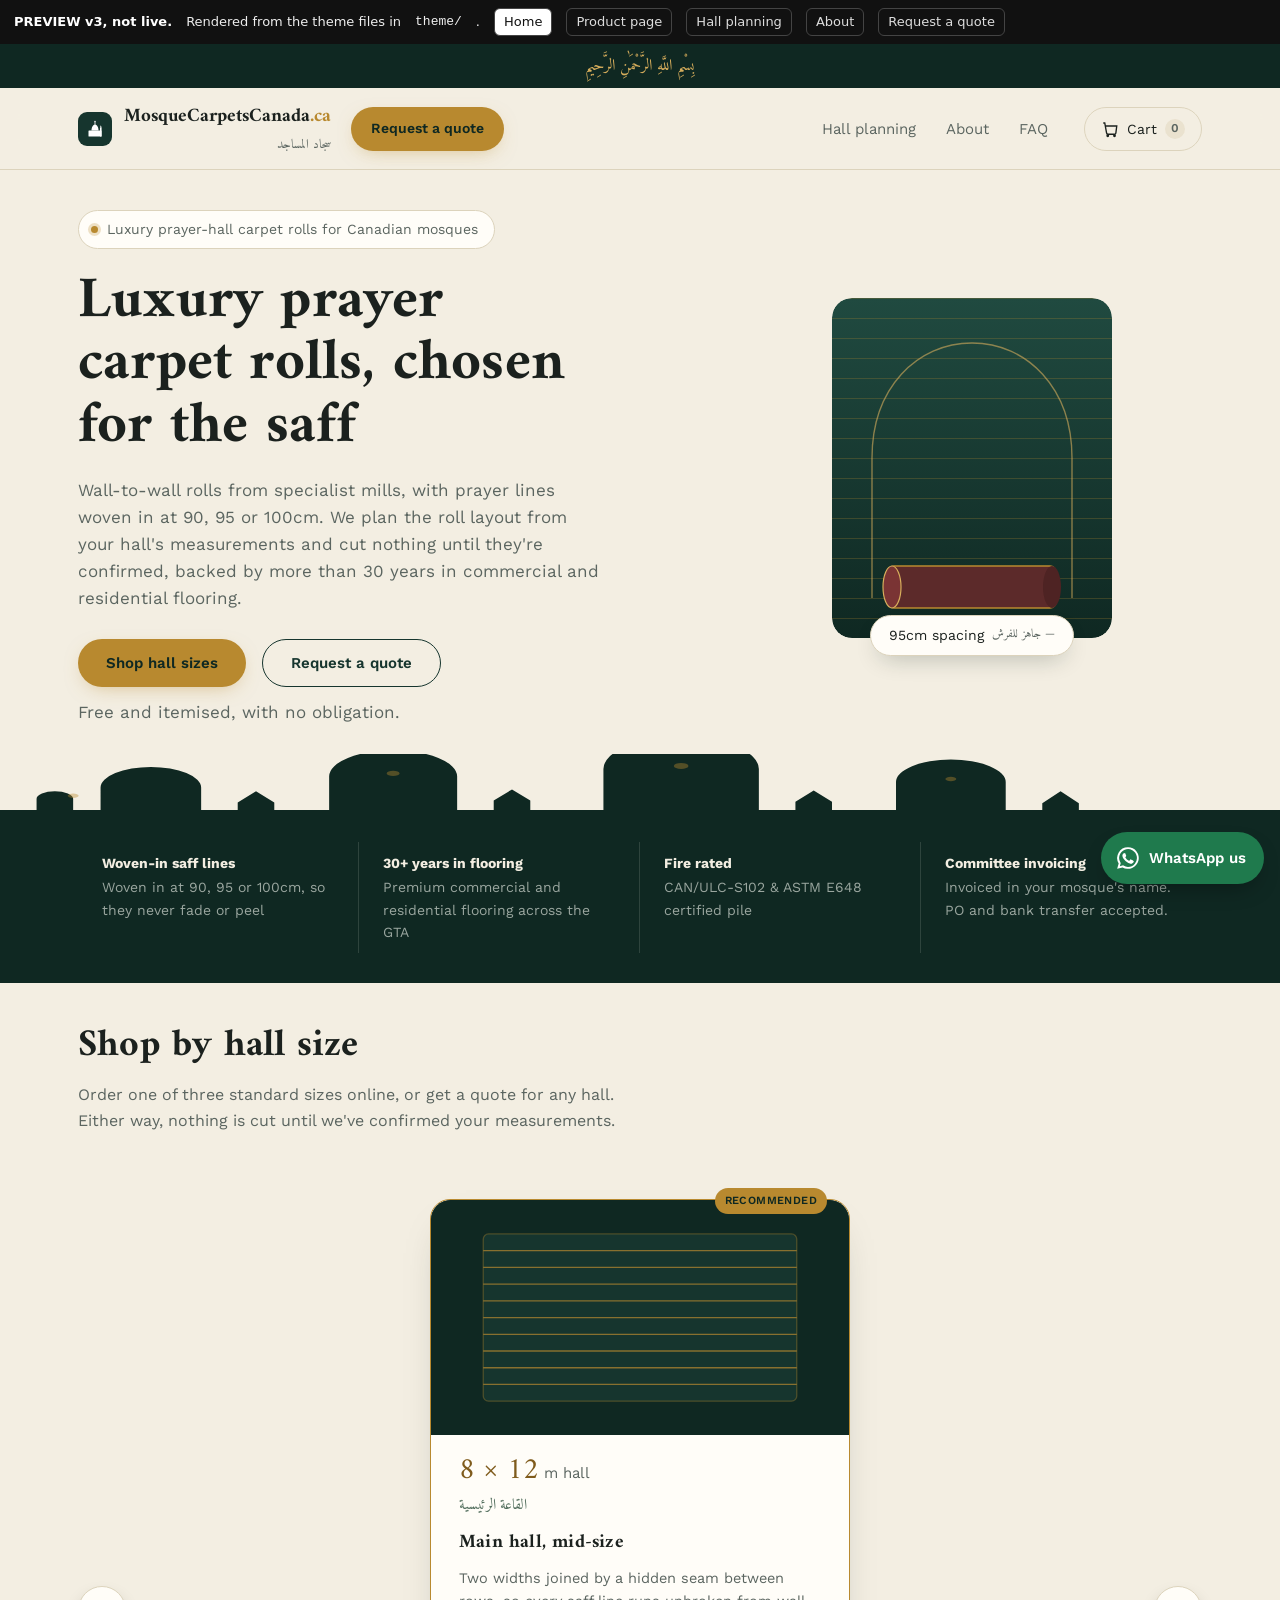
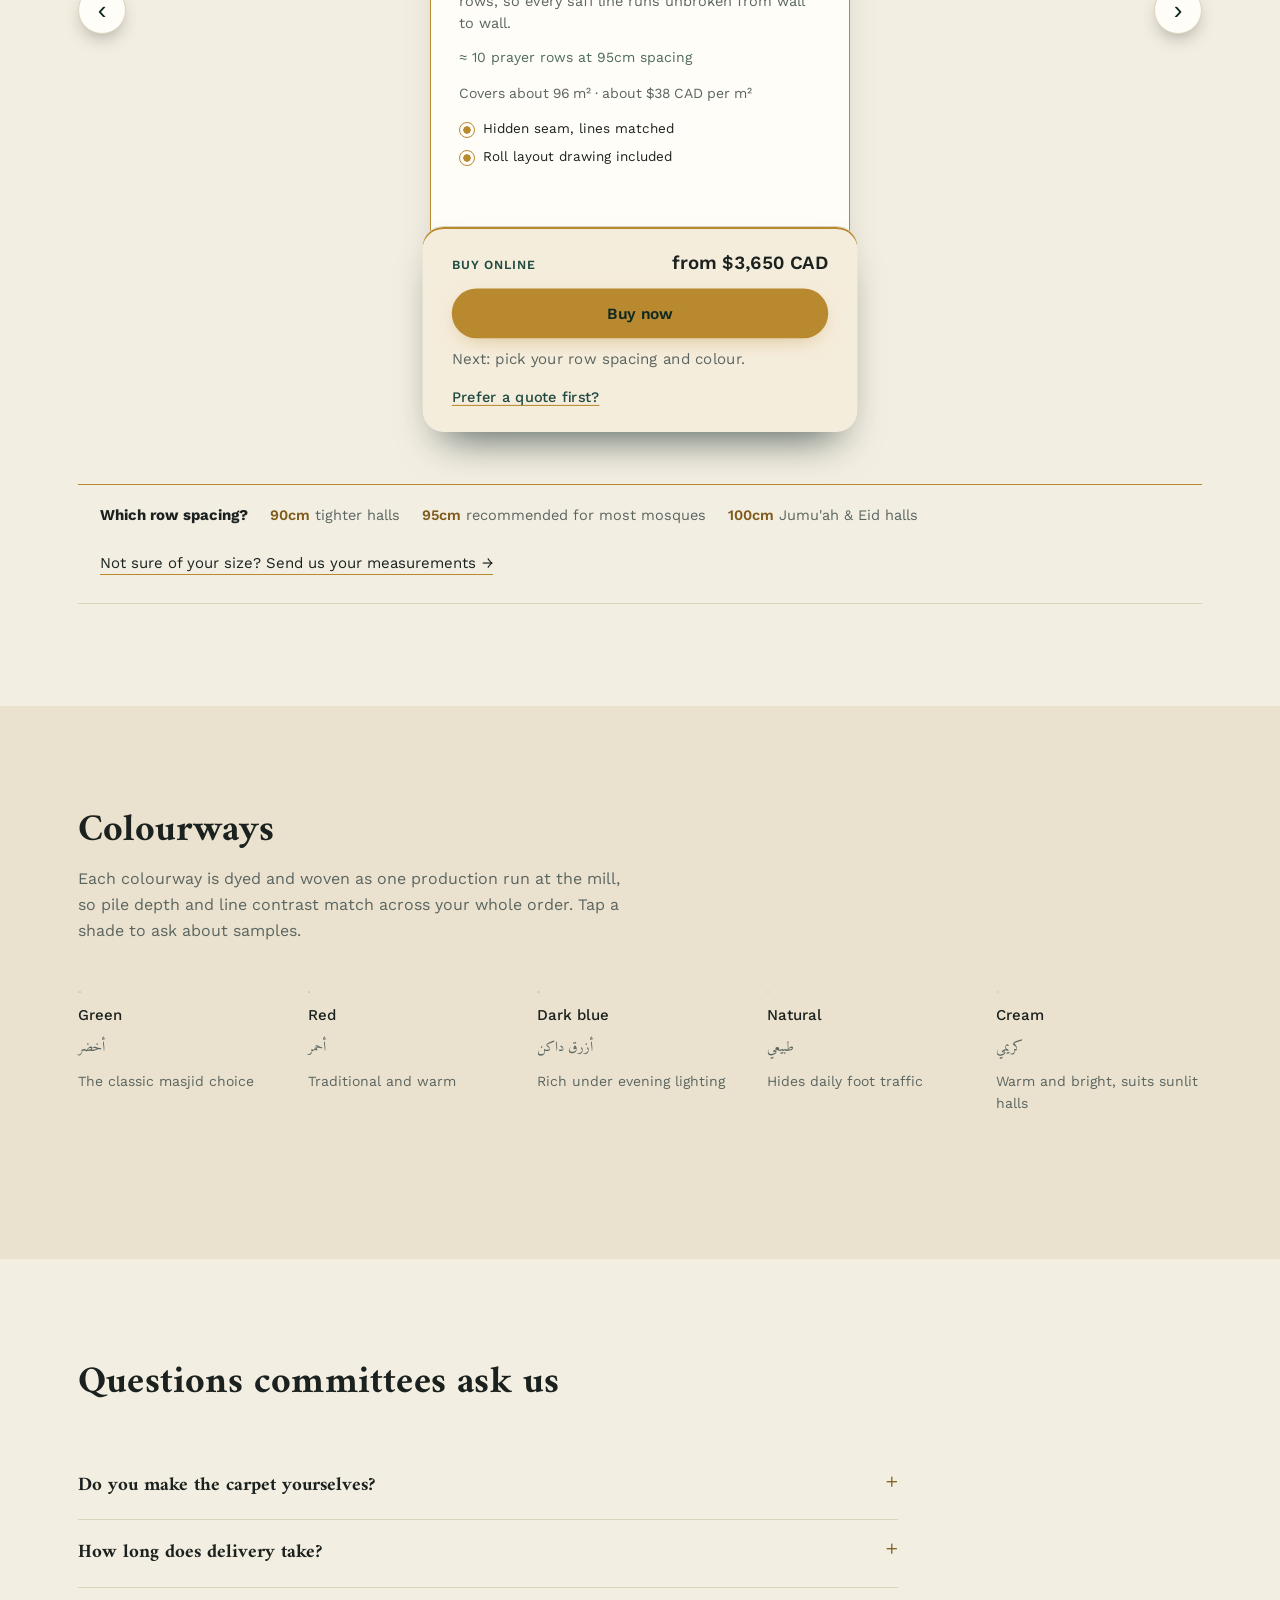
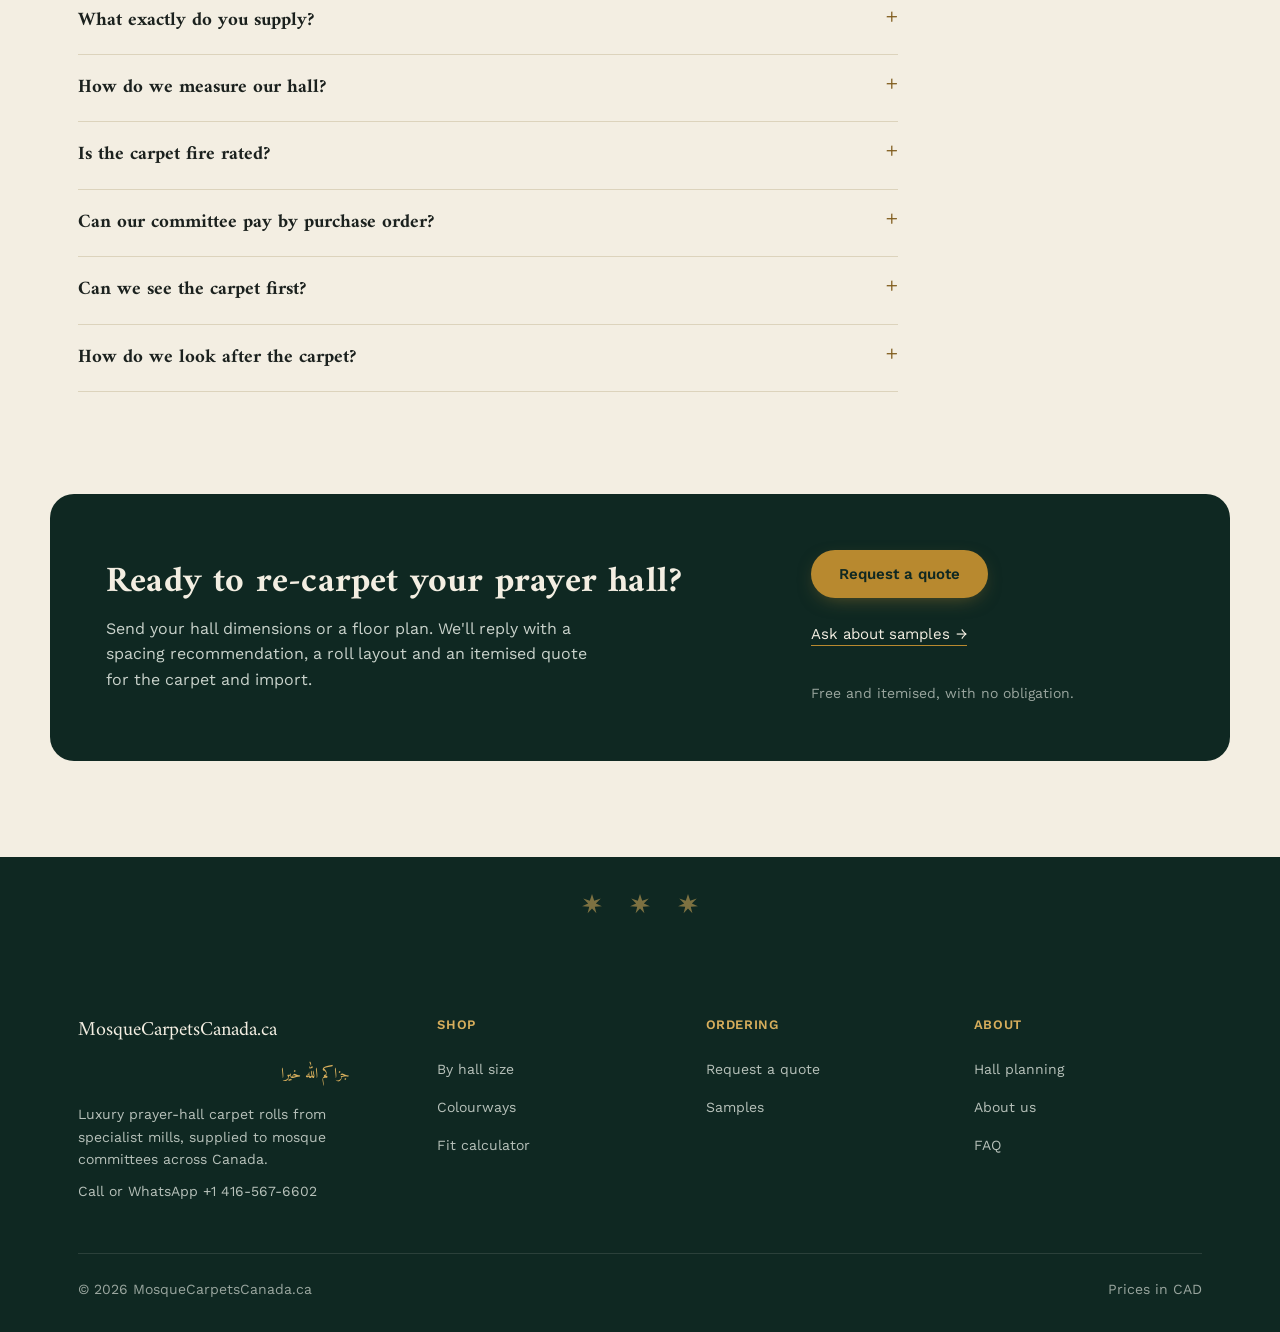
<file: previews/v3/index.html>
<!doctype html>
<html lang="en"><head><meta charset="utf-8"><meta name="viewport" content="width=device-width, initial-scale=1">
<title>Home · Site Preview</title>
<style>body{margin:0}.pv{position:relative;z-index:100;background:#111;color:#eee;font:13px/1.4 system-ui,sans-serif;display:flex;flex-wrap:wrap;gap:8px 14px;align-items:center;padding:8px 14px}
.pv b{color:#fff}.pv a{color:#ddd;padding:4px 9px;border:1px solid #444;border-radius:6px;text-decoration:none}.pv a[aria-current]{background:#fff;color:#111}
.skip{position:absolute;left:8px;top:-60px;z-index:200;background:#0F2822;color:#fff;padding:10px 14px;border-radius:8px}.skip:focus{top:8px}</style>
</head><body>
<a class="skip" href="#MainContent">Skip to content</a>
<div class="pv"><b>PREVIEW v3, not live.</b> Rendered from the theme files in <code>theme/</code>. <a href="index.html" aria-current="page">Home</a><a href="product.html">Product page</a><a href="installation.html">Hall planning</a><a href="about.html">About</a><a href="quote.html">Request a quote</a></div>
<div id="header-group"><link rel="stylesheet" href="../../theme/assets/mosque-design.css">
<link rel="stylesheet" href="../../theme/assets/mosque-update.css">
<link rel="preconnect" href="https://fonts.googleapis.com">
<link rel="preconnect" href="https://fonts.gstatic.com" crossorigin>
<link href="https://fonts.googleapis.com/css2?family=Amiri:ital,wght@0,400;0,700;1,400&family=Work+Sans:wght@300;400;500;600&display=swap" rel="stylesheet">
<div id="mcc-app">
<div class="mcc-bismillah-bar mcc-ar">بِسْمِ اللَّهِ الرَّحْمَٰنِ الرَّحِيمِ</div>

<header>
  <div class="mcc-nav">
    <a class="mcc-logo" href="index.html">
      <div class="mcc-logo-mark">
        <svg viewBox="0 0 40 40" xmlns="http://www.w3.org/2000/svg" fill="none">
          <rect x="7" y="23" width="26" height="12" rx="1" fill="#FFFFFF"/>
          <path d="M13 23C13 15.8 16.5 11 20 11C23.5 11 27 15.8 27 23Z" fill="#FFFFFF"/>
          <rect x="19.2" y="6" width="1.6" height="5" fill="#FFFFFF"/>
          <circle cx="20" cy="5" r="1.5" fill="#FFFFFF"/>
          <rect x="30" y="17" width="3.2" height="18" fill="#FFFFFF"/>
          <path d="M30 17 L31.6 12.5 L33.2 17Z" fill="#FFFFFF"/>
        </svg>
      </div>
      <div class="mcc-logo-stack">
        <span>MosqueCarpetsCanada<span style="color:var(--brass);">.ca</span></span>
        <span class="mcc-logo-ar">سجاد المساجد</span>
      </div>
    </a>
    <a class="mcc-btn-primary mcc-btn-sm mcc-nav-quote" href="quote.html">Request a quote</a><nav class="mcc-navlinks" aria-label="Main">
      <a href="installation.html">Hall planning</a>
      <a href="about.html">About</a>
      <a href="index.html#faq">FAQ</a>
    </nav>
    <div class="mcc-navtools">
      <a class="mcc-cart-btn" href="/cart" aria-label="Cart, 0 items">
        <svg width="18" height="18" viewBox="0 0 24 24" fill="none" stroke="currentColor" stroke-width="1.8" aria-hidden="true"><path d="M3 4h2l2.4 13.2a2 2 0 0 0 2 1.8h8.4a2 2 0 0 0 2-1.6L21 8H6"/><circle cx="9" cy="21" r="1"/><circle cx="18" cy="21" r="1"/></svg>
        <span class="mcc-cart-label">Cart</span>
        <span class="mcc-cart-count" data-count="0" aria-hidden="true">0</span>
      </a>
    </div>
  </div>
  <nav class="mcc-mobile-nav" aria-label="Main (mobile)">
    <a href="installation.html">Hall planning</a>
    <a href="about.html">About</a>
    <a href="index.html#faq">FAQ</a>
  </nav>
</header><a class="mcc-whatsapp" href="https://wa.me/14165676602?text=Salaam%2C%20I%20have%20a%20question%20about%20carpet%20for%20our%20prayer%20hall." target="_blank" rel="noopener" aria-label="Chat with us on WhatsApp">
    <svg viewBox="0 0 24 24" width="26" height="26" aria-hidden="true"><path fill="currentColor" d="M12 2a10 10 0 0 0-8.6 15.1L2 22l5-1.3A10 10 0 1 0 12 2zm0 18.2a8.2 8.2 0 0 1-4.2-1.2l-.3-.2-3 .8.8-2.9-.2-.3A8.2 8.2 0 1 1 12 20.2zm4.5-6.1c-.2-.1-1.5-.7-1.7-.8s-.4-.1-.6.1-.7.8-.8 1-.3.2-.5.1a6.7 6.7 0 0 1-3.3-2.9c-.3-.4.3-.4.7-1.4.1-.2 0-.3 0-.5l-.8-1.8c-.2-.5-.4-.4-.6-.4h-.5a1 1 0 0 0-.7.3 2.9 2.9 0 0 0-.9 2.2 5 5 0 0 0 1.1 2.7 11.6 11.6 0 0 0 4.4 3.9c1.6.7 2.3.8 3.1.6a2.6 2.6 0 0 0 1.7-1.2 2.1 2.1 0 0 0 .2-1.2c-.1-.1-.3-.2-.5-.3z"/></svg>
    <span>WhatsApp us</span>
  </a><div class="mcc-mobile-cta" id="mccMobileCta"><a class="mcc-btn-primary" href="quote.html">Request a quote</a></div></div>
<script>
  (function(){
    try{
      var root = document.documentElement;
      root.classList.add('mcc-js');
      var header = document.querySelector('#mcc-app header');
      var bar = document.getElementById('mccMobileCta');
      function onScroll(){
        if(header){ header.classList.toggle('is-scrolled', window.scrollY > 8); }
        if(bar){ bar.classList.toggle('is-visible', window.scrollY > 480); }
      }
      window.addEventListener('scroll', onScroll, { passive: true });
      onScroll();
      function reveal(){
        var items = document.querySelectorAll('#mcc-app [data-reveal]');
        if(!('IntersectionObserver' in window)){ items.forEach(function(el){ el.classList.add('is-in'); }); return; }
        var io = new IntersectionObserver(function(entries){
          entries.forEach(function(e){ if(e.isIntersecting){ e.target.classList.add('is-in'); io.unobserve(e.target); } });
        }, { rootMargin: '0px 0px -8% 0px', threshold: 0.12 });
        items.forEach(function(el){ io.observe(el); });
      }
      if(document.readyState === 'loading'){ document.addEventListener('DOMContentLoaded', reveal); } else { reveal(); }
    }catch(e){ document.documentElement.classList.remove('mcc-js'); console.error('Header script error', e); }
  })();
</script>

</div>
<main id="MainContent"><link rel="stylesheet" href="../../theme/assets/mosque-design.css">
<link rel="stylesheet" href="../../theme/assets/mosque-update.css">
<div id="mcc-app">
<section class="mcc-hero">
  <div class="mcc-hero-skyline" aria-hidden="true">
    <svg viewBox="0 0 1400 220" preserveAspectRatio="none" xmlns="http://www.w3.org/2000/svg">
      <path d="M0 220 V150 L40 150 L40 120 A20 20 0 0 1 80 120 L80 150 L110 150 L110 90 A55 55 0 0 1 220 90 L220 150 L260 150 L260 130 L280 100 L300 130 L300 150 L360 150 L360 60 A70 70 0 0 1 500 60 L500 150 L540 150 L540 125 L560 95 L580 125 L580 150 L660 150 L660 40 A85 85 0 0 1 830 40 L830 150 L870 150 L870 128 L890 98 L910 128 L910 150 L980 150 L980 75 A60 60 0 0 1 1100 75 L1100 150 L1140 150 L1140 132 L1160 100 L1180 132 L1180 150 L1400 150 V220 Z" fill="var(--green-900)"/>
      <circle cx="80" cy="112" r="6" fill="var(--brass)" opacity="0.4"/>
      <circle cx="430" cy="52" r="7" fill="var(--brass)" opacity="0.4"/>
      <circle cx="745" cy="32" r="8" fill="var(--brass)" opacity="0.4"/>
      <circle cx="1040" cy="67" r="6" fill="var(--brass)" opacity="0.4"/>
    </svg>
  </div>

  <div class="mcc-hero-inner">
    <div class="mcc-hero-copy">
      <div class="mcc-trust-badge"><span class="mcc-dot"></span>Luxury prayer-hall carpet rolls for Canadian mosques</div>
      <h1>Luxury prayer carpet rolls, chosen for the saff</h1>
      <p>Wall-to-wall rolls from specialist mills, with prayer lines woven in at 90, 95 or 100cm. We plan the roll layout from your hall's measurements and cut nothing until they're confirmed, backed by more than 30 years in commercial and residential flooring.</p>
      <div class="mcc-hero-actions">
        <a href="#sizes" class="mcc-btn-primary">Shop hall sizes</a>
        <a href="quote.html" class="mcc-btn-secondary">Request a quote</a>
      </div>
      <p class="mcc-cta-note" style="margin-top:12px;">Free and itemised, with no obligation.</p>
    </div>

    <div class="mcc-hero-card" style="--r:0deg;">
      <svg viewBox="0 0 280 340" xmlns="http://www.w3.org/2000/svg" aria-hidden="true">
        <defs>
          <linearGradient id="archfill2" x1="0" y1="0" x2="0" y2="1"><stop offset="0%" stop-color="#204A40"/><stop offset="100%" stop-color="#0F2822"/></linearGradient>
          <pattern id="saffLines2" width="280" height="20" patternUnits="userSpaceOnUse"><line x1="0" y1="0" x2="280" y2="0" stroke="#B8892F" stroke-width="1" opacity="0.5"/></pattern>
        </defs>
        <rect x="0" y="0" width="280" height="340" rx="20" fill="url(#archfill2)"/>
        <rect x="0" y="0" width="280" height="340" rx="20" fill="url(#saffLines2)"/>
        <path d="M40 300 V160 C40 90 85 45 140 45 C195 45 240 90 240 160 V300" fill="none" stroke="#D7AE5C" stroke-width="1.4" opacity="0.6"/>
        <g transform="translate(56,268)">
          <rect x="0" y="0" width="168" height="42" rx="6" fill="#5C2A2A"/>
          <rect x="0" y="0" width="168" height="42" rx="6" fill="none" stroke="#B8892F" stroke-width="1.3"/>
          <ellipse cx="4" cy="21" rx="9" ry="21" fill="#7A3434"/>
          <ellipse cx="4" cy="21" rx="9" ry="21" fill="none" stroke="#D7AE5C" stroke-width="1.2"/>
          <ellipse cx="164" cy="21" rx="9" ry="21" fill="#4E2323"/>
        </g>
      </svg>
      <div class="mcc-hero-card-tag">95cm spacing<span class="mcc-ar">— جاهز للفرش</span></div>
    </div>
  </div>
</section>

<div class="mcc-strip mcc-trust-band">
  <div class="mcc-wrap">
    <div class="mcc-strip-item"><strong>Woven-in saff lines</strong>Woven in at 90, 95 or 100cm, so they never fade or peel</div>
    <div class="mcc-strip-item"><strong>30+ years in flooring</strong>Premium commercial and residential flooring across the GTA</div>
    <div class="mcc-strip-item"><strong>Fire rated</strong>CAN/ULC-S102 & ASTM E648 certified pile</div>
    <div class="mcc-strip-item"><strong>Committee invoicing</strong>Invoiced in your mosque's name. PO and bank transfer accepted.</div>
  </div>
</div>

<section class="mcc-section mcc-tight-top" id="sizes">
  <div class="mcc-wrap">
    <div class="mcc-section-head" data-reveal>
      <h2>Shop by hall size</h2>
      <p>Order one of three standard sizes online, or get a quote for any hall. Either way, nothing is cut until we've confirmed your measurements.</p>
    </div>
    <div class="mcc-size-carousel" data-size-carousel data-reveal role="region" aria-roledescription="carousel" aria-label="Hall sizes">
    <button type="button" class="mcc-carousel-nav mcc-carousel-prev" data-carousel-prev aria-label="Previous hall size" hidden>&#8249;</button>
    <div class="mcc-grid-by-size" data-carousel-track><article class="mcc-size-card" data-carousel-card aria-roledescription="slide" ><div class="mcc-card-media"><svg viewBox="0 0 320 180" aria-hidden="true" preserveAspectRatio="xMidYMid slice">
                <rect width="320" height="180" fill="#0F2822"/>
                <g transform="translate(40,26)"><rect width="240" height="128" rx="4" fill="#16352E" stroke="#B8892F" stroke-opacity=".35"/>
                  <g stroke="#B8892F" stroke-opacity=".7"><line x1="0" y1="18.285714285714285" x2="240" y2="18.285714285714285"/><line x1="0" y1="36.57142857142857" x2="240" y2="36.57142857142857"/><line x1="0" y1="54.857142857142854" x2="240" y2="54.857142857142854"/><line x1="0" y1="73.14285714285714" x2="240" y2="73.14285714285714"/><line x1="0" y1="91.42857142857143" x2="240" y2="91.42857142857143"/><line x1="0" y1="109.71428571428571" x2="240" y2="109.71428571428571"/></g>
                </g>
              </svg></div>
          <div class="mcc-size-head">
            <div class="mcc-dims">4 × 6<span> m room</span></div><div class="mcc-dims-ar">مصلى صغير</div></div>
          <h3><a class="mcc-card-title-link" href="product.html">Musalla, small</a></h3>
          <p>For side rooms, sisters' prayer areas and overflow musallas. One roll cut to width, with no seams.</p><div class="mcc-rows">≈ 5 prayer rows at 95cm spacing</div><div class="mcc-size-area">Covers about 24 m² · about $48 CAD per m²</div><ul class="mcc-incl"><li>Single roll, cut to width</li><li>Prayer lines woven in at your spacing</li></ul><div class="mcc-buy-box">
            <div class="mcc-buy-top">
              <span class="mcc-buy-label">Buy online</span>
              <span class="mcc-price">from $1,150 CAD</span>
            </div><a class="mcc-btn-primary mcc-buy-btn" href="product.html" aria-label="Buy now: Musalla, small">Buy now</a>
              <p class="mcc-buy-note">Next: pick your row spacing and colour.</p>
              <a class="mcc-buy-quote" href="quote.html?product=musalla-carpet-roll-small-4-6-m">Prefer a quote first?</a></div>
        </article><article class="mcc-size-card mcc-pop" data-carousel-card aria-roledescription="slide" ><span class="mcc-pop-tag">Recommended</span><div class="mcc-card-media"><svg viewBox="0 0 320 180" aria-hidden="true" preserveAspectRatio="xMidYMid slice">
                <rect width="320" height="180" fill="#0F2822"/>
                <g transform="translate(40,26)"><rect width="240" height="128" rx="4" fill="#16352E" stroke="#B8892F" stroke-opacity=".35"/>
                  <g stroke="#B8892F" stroke-opacity=".7"><line x1="0" y1="12.8" x2="240" y2="12.8"/><line x1="0" y1="25.6" x2="240" y2="25.6"/><line x1="0" y1="38.4" x2="240" y2="38.4"/><line x1="0" y1="51.2" x2="240" y2="51.2"/><line x1="0" y1="64" x2="240" y2="64"/><line x1="0" y1="76.8" x2="240" y2="76.8"/><line x1="0" y1="89.6" x2="240" y2="89.6"/><line x1="0" y1="102.4" x2="240" y2="102.4"/><line x1="0" y1="115.2" x2="240" y2="115.2"/></g>
                </g>
              </svg></div>
          <div class="mcc-size-head">
            <div class="mcc-dims">8 × 12<span> m hall</span></div><div class="mcc-dims-ar">القاعة الرئيسية</div></div>
          <h3><a class="mcc-card-title-link" href="product.html">Main hall, mid-size</a></h3>
          <p>Two widths joined by a hidden seam between rows, so every saff line runs unbroken from wall to wall.</p><div class="mcc-rows">≈ 10 prayer rows at 95cm spacing</div><div class="mcc-size-area">Covers about 96 m² · about $38 CAD per m²</div><ul class="mcc-incl"><li>Hidden seam, lines matched</li><li>Roll layout drawing included</li></ul><div class="mcc-buy-box">
            <div class="mcc-buy-top">
              <span class="mcc-buy-label">Buy online</span>
              <span class="mcc-price">from $3,650 CAD</span>
            </div><a class="mcc-btn-primary mcc-buy-btn" href="product.html" aria-label="Buy now: Main hall, mid-size">Buy now</a>
              <p class="mcc-buy-note">Next: pick your row spacing and colour.</p>
              <a class="mcc-buy-quote" href="quote.html?product=main-hall-carpet-roll-mid-size-8-12-m">Prefer a quote first?</a></div>
        </article><article class="mcc-size-card" data-carousel-card aria-roledescription="slide" ><div class="mcc-card-media"><svg viewBox="0 0 320 180" aria-hidden="true" preserveAspectRatio="xMidYMid slice">
                <rect width="320" height="180" fill="#0F2822"/>
                <g transform="translate(40,26)"><rect width="240" height="128" rx="4" fill="#16352E" stroke="#B8892F" stroke-opacity=".35"/>
                  <g stroke="#B8892F" stroke-opacity=".7"><line x1="0" y1="9.846153846153847" x2="240" y2="9.846153846153847"/><line x1="0" y1="19.692307692307693" x2="240" y2="19.692307692307693"/><line x1="0" y1="29.53846153846154" x2="240" y2="29.53846153846154"/><line x1="0" y1="39.38461538461539" x2="240" y2="39.38461538461539"/><line x1="0" y1="49.23076923076923" x2="240" y2="49.23076923076923"/><line x1="0" y1="59.07692307692308" x2="240" y2="59.07692307692308"/><line x1="0" y1="68.92307692307692" x2="240" y2="68.92307692307692"/><line x1="0" y1="78.76923076923077" x2="240" y2="78.76923076923077"/><line x1="0" y1="88.61538461538461" x2="240" y2="88.61538461538461"/><line x1="0" y1="98.46153846153847" x2="240" y2="98.46153846153847"/><line x1="0" y1="108.3076923076923" x2="240" y2="108.3076923076923"/><line x1="0" y1="118.15384615384616" x2="240" y2="118.15384615384616"/></g>
                </g>
              </svg></div>
          <div class="mcc-size-head">
            <div class="mcc-dims">15 × 22<span> m hall</span></div><div class="mcc-dims-ar">قاعة الجمعة</div></div>
          <h3><a class="mcc-card-title-link" href="product.html">Jumu'ah hall, large</a></h3>
          <p>For Jumu'ah and Eid halls. We plan every roll width and seam from your floor plan before a roll is cut.</p><div class="mcc-rows">≈ 19 prayer rows at 95cm spacing</div><div class="mcc-size-area">Covers about 330 m² · about $30 CAD per m²</div><ul class="mcc-incl"><li>Roll layout planned from your floor plan</li><li>Seams placed between prayer rows</li></ul><div class="mcc-buy-box mcc-buy-box-quote">
            <div class="mcc-buy-top">
              <span class="mcc-buy-label">Quote first</span>
              <span class="mcc-price">from $9,950 CAD</span>
            </div><a class="mcc-btn-primary mcc-buy-btn" href="quote.html?product=jumuah-hall-carpet-roll-large-15-22-m">Get a quote first</a>
              <p class="mcc-buy-note">Send us your floor plan. We plan the roll layout and send an itemised quote before you pay anything.</p><a class="mcc-buy-quote" href="product.html">Or buy online now</a></div>
        </article></div>
    <button type="button" class="mcc-carousel-nav mcc-carousel-next" data-carousel-next aria-label="Next hall size" hidden>&#8250;</button>
    <p class="mcc-visually-hidden" aria-live="polite" data-carousel-status></p>
    </div>
    <div class="mcc-size-help" data-reveal>
      <div class="mcc-size-help-tip">
        <strong>Which row spacing?</strong>
        <span><b>90cm</b> tighter halls</span><span><b>95cm</b> recommended for most mosques</span><span><b>100cm</b> Jumu'ah &amp; Eid halls</span>
      </div>
      <a class="mcc-btn-ghost" href="quote.html">Not sure of your size? Send us your measurements</a>
    </div>
  </div>
</section>

<section class="mcc-section mcc-band" id="colours">
  <div class="mcc-wrap">
    <div class="mcc-section-head" data-reveal>
      <h2>Colourways</h2>
      <p>Each colourway is dyed and woven as one production run at the mill, so pile depth and line contrast match across your whole order. Tap a shade to ask about samples.</p>
    </div>
    <div class="mcc-colorways">
      <button type="button" class="mcc-swatch" data-name="Green" aria-pressed="false"><div class="mcc-block" style="background:#256B51 url(../../theme/assets/mosque-roll-green.jpg) center 30% / cover"></div><p>Green</p><div class="mcc-ar-name">أخضر</div><span>The classic masjid choice</span></button>
      <button type="button" class="mcc-swatch" data-name="Red" aria-pressed="false"><div class="mcc-block" style="background:#AC2931 url(../../theme/assets/mosque-roll-red.jpg) center 30% / cover"></div><p>Red</p><div class="mcc-ar-name">أحمر</div><span>Traditional and warm</span></button>
      <button type="button" class="mcc-swatch" data-name="Dark blue" aria-pressed="false"><div class="mcc-block" style="background:#5883AE url(../../theme/assets/mosque-roll-dark-blue.jpg) center 30% / cover"></div><p>Dark blue</p><div class="mcc-ar-name">أزرق داكن</div><span>Rich under evening lighting</span></button>
      <button type="button" class="mcc-swatch" data-name="Natural" aria-pressed="false"><div class="mcc-block" style="background:#BAB1AC url(../../theme/assets/mosque-roll-natural.jpg) center 30% / cover"></div><p>Natural</p><div class="mcc-ar-name">طبيعي</div><span>Hides daily foot traffic</span></button>
      <button type="button" class="mcc-swatch" data-name="Cream" aria-pressed="false"><div class="mcc-block" style="background:#F2E4C7 url(../../theme/assets/mosque-roll-cream.jpg) center 30% / cover"></div><p>Cream</p><div class="mcc-ar-name">كريمي</div><span>Warm and bright, suits sunlit halls</span></button>
    </div>
    <p class="mcc-colorway-preview" id="mccColorwayPreview" aria-live="polite"></p>
  </div>
</section>

<section class="mcc-section" id="faq">
  <div class="mcc-wrap">
    <div class="mcc-section-head" data-reveal><h2>Questions committees ask us</h2></div>
    <div class="mcc-faq"><details  ><summary>Do you make the carpet yourselves?</summary><p>We're specialist suppliers. We choose each carpet from partner mills, import it and inspect every roll in Canada. Not being tied to one factory means we pick the mill that suits your hall and budget.</p></details><details  ><summary>How long does delivery take?</summary><p>It depends on the colourway, spacing and quantity. We confirm your delivery date in writing once your measurements are confirmed, before anything is cut.</p></details><details  ><summary>What exactly do you supply?</summary><p>Luxury carpet rolls with the prayer lines woven in, cut to your hall's confirmed measurements and delivered to your mosque. We supply the carpet only, and every order comes with a roll layout showing where the seams and saff lines fall.</p></details><details  ><summary>How do we measure our hall?</summary><p>Measure the width, wall to wall, and the length from the qibla wall to the back wall, in metres. Mark doors, pillars and any vents. A rough floor plan or a few photos help, and we confirm everything with you before anything is cut.</p></details><details  ><summary>Is the carpet fire rated?</summary><p>Yes. The pile is certified to CAN/ULC-S102 and ASTM E648. We can send the certificates to your building inspector or insurer.</p></details><details  ><summary>Can our committee pay by purchase order?</summary><p>Yes. We accept POs and bank transfer, and we invoice in your mosque's registered name for your records.</p></details><details  ><summary>Can we see the carpet first?</summary><p>Yes. Request samples of any colourway through our quote form and we'll arrange them for your committee.</p></details><details  ><summary>How do we look after the carpet?</summary><p>Vacuum regularly along the direction of the pile, and blot spills straight away with a clean, damp cloth rather than rubbing. A professional deep clean once or twice a year keeps the pile and the saff lines looking sharp.</p></details></div>
  </div>
</section>

<section class="mcc-cta mcc-on-dark" data-reveal>
  <div><h2>Ready to re-carpet your prayer hall?</h2><p>Send your hall dimensions or a floor plan. We'll reply with a spacing recommendation, a roll layout and an itemised quote for the carpet and import.</p></div>
  <div class="mcc-cta-actions"><a href="quote.html" class="mcc-btn-primary">Request a quote</a><a href="quote.html?need=samples" class="mcc-btn-ghost">Ask about samples</a><p class="mcc-cta-note">Free and itemised, with no obligation.</p></div>
</section>
</div>
<script>
  (function(){
    try{
      var swatches = document.querySelectorAll('.mcc-swatch');
      var preview = document.getElementById('mccColorwayPreview');
      swatches.forEach(function(btn){
        btn.addEventListener('click', function(){
          swatches.forEach(function(b){ b.setAttribute('aria-pressed', 'false'); b.classList.remove('mcc-swatch-pulse'); });
          btn.setAttribute('aria-pressed', 'true');
          void btn.offsetWidth;
          btn.classList.add('mcc-swatch-pulse');
          if (preview) {
            preview.innerHTML = 'Selected: <strong>' + btn.dataset.name + '</strong> · <a href="quote.html?need=samples&colour=' + encodeURIComponent(btn.dataset.name) + '" style="border-bottom:1px solid var(--brass)">Ask about samples →</a>';
            preview.classList.add('is-visible');
          }
        });
      });
    }catch(e){ console.error('Colorway selector error', e); }
  })();
</script>
<script>
  (function(){
    try{
      var root = document.querySelector('[data-size-carousel]');
      if(!root) return;
      var cards = Array.prototype.slice.call(root.querySelectorAll('[data-carousel-card]'));
      if(cards.length < 2) return;
      var prevBtn = root.querySelector('[data-carousel-prev]'), nextBtn = root.querySelector('[data-carousel-next]');
      var status = root.querySelector('[data-carousel-status]');
      var still = window.matchMedia && window.matchMedia('(prefers-reduced-motion: reduce)').matches;
      var n = cards.length, active = Math.floor((n - 1) / 2), timer = null, on = false;

      function layout(){
        cards.forEach(function(card, i){
          var d = (i - active + n) % n;
          var pos = d === 0 ? 'active' : (d === 1 ? 'next' : (d === n - 1 ? 'prev' : 'hidden'));
          card.setAttribute('data-pos', pos);
          card.setAttribute('aria-label', (i + 1) + ' of ' + n);
          card.setAttribute('aria-hidden', pos === 'active' ? 'false' : 'true');
          card.querySelectorAll('a, button').forEach(function(el){
            if(pos === 'active'){ el.removeAttribute('tabindex'); } else { el.setAttribute('tabindex', '-1'); }
          });
        });
        var title = cards[active].querySelector('h3');
        if(status && title){ status.textContent = 'Showing ' + title.textContent.trim() + ', ' + (active + 1) + ' of ' + n; }
      }

      function pop(){
        var box = cards[active].querySelector('.mcc-buy-box');
        if(!box || still) return;
        box.classList.remove('is-popping'); void box.offsetWidth; box.classList.add('is-popping');
      }

      function go(index){
        if(!on) return;
        var next = (index + n) % n;
        if(next === active) return;
        cards.forEach(function(c){ var b = c.querySelector('.mcc-buy-box'); if(b){ b.classList.remove('is-popping'); } });
        active = next;
        layout();
        clearTimeout(timer);
        timer = setTimeout(pop, still ? 0 : 260);
      }

      prevBtn.addEventListener('click', function(){ go(active - 1); });
      nextBtn.addEventListener('click', function(){ go(active + 1); });

      root.addEventListener('click', function(e){
        var card = e.target.closest('[data-carousel-card]');
        if(on && card && card.getAttribute('data-pos') !== 'active'){
          e.preventDefault(); e.stopPropagation();
          go(cards.indexOf(card));
        }
      }, true);

      root.addEventListener('keydown', function(e){
        if(!on) return;
        if(e.key === 'ArrowLeft'){ e.preventDefault(); go(active - 1); prevBtn.focus(); }
        if(e.key === 'ArrowRight'){ e.preventDefault(); go(active + 1); nextBtn.focus(); }
      });

      var x0 = null;
      root.addEventListener('touchstart', function(e){ x0 = e.touches[0].clientX; }, { passive: true });
      root.addEventListener('touchend', function(e){
        if(x0 === null) return;
        var dx = e.changedTouches[0].clientX - x0; x0 = null;
        if(Math.abs(dx) > 40){ go(active + (dx < 0 ? 1 : -1)); }
      }, { passive: true });

      function enable(){
        on = true;
        prevBtn.hidden = false; nextBtn.hidden = false;
        root.setAttribute('role', 'region'); root.setAttribute('aria-roledescription', 'carousel');
        cards.forEach(function(c){ c.setAttribute('aria-roledescription', 'slide'); });
        root.classList.add('is-ready');
        layout();
        setTimeout(pop, 300);
      }
      function disable(){
        on = false;
        prevBtn.hidden = true; nextBtn.hidden = true;
        root.classList.remove('is-ready');
        root.removeAttribute('role'); root.removeAttribute('aria-roledescription');
        cards.forEach(function(c){
          ['data-pos', 'aria-hidden', 'aria-label', 'aria-roledescription'].forEach(function(a){ c.removeAttribute(a); });
          c.querySelectorAll('[tabindex="-1"]').forEach(function(el){ el.removeAttribute('tabindex'); });
          var b = c.querySelector('.mcc-buy-box'); if(b){ b.classList.remove('is-popping'); }
        });
        if(status){ status.textContent = ''; }
      }
      enable();
    }catch(e){ console.error('Hall size carousel error', e); }
  })();
</script>


</main>
<link rel="stylesheet" href="../../theme/assets/mosque-design.css">
<link rel="stylesheet" href="../../theme/assets/mosque-update.css">
<div id="mcc-app">
<div class="mcc-divider-stars" style="background:var(--green-900); padding:36px 0;" aria-hidden="true">
  <svg viewBox="0 0 40 40"><path d="M20 2 L24 14 L36 10 L27 19 L38 24 L25 25 L28 37 L20 28 L12 37 L15 25 L2 24 L13 19 L4 10 L16 14 Z" fill="var(--brass-light)"/></svg>
  <svg viewBox="0 0 40 40"><path d="M20 2 L24 14 L36 10 L27 19 L38 24 L25 25 L28 37 L20 28 L12 37 L15 25 L2 24 L13 19 L4 10 L16 14 Z" fill="var(--brass-light)"/></svg>
  <svg viewBox="0 0 40 40"><path d="M20 2 L24 14 L36 10 L27 19 L38 24 L25 25 L28 37 L20 28 L12 37 L15 25 L2 24 L13 19 L4 10 L16 14 Z" fill="var(--brass-light)"/></svg>
</div>

<div class="mcc-footer">
  <div class="mcc-wrap">
    <div class="mcc-foot-grid">
      <div>
        <div class="mcc-foot-logo">MosqueCarpetsCanada.ca</div>
        <p class="mcc-ar" style="max-width:34ch; color:var(--brass-light); font-size:15px; margin-bottom:14px;">جزاكم الله خيرا</p>
        <p style="max-width:34ch;">Luxury prayer-hall carpet rolls from specialist mills, supplied to mosque committees across Canada.</p><p>Call or WhatsApp +1 416-567-6602</p></div>
      <div>
        <h4>Shop</h4>
        <a href="index.html#sizes">By hall size</a>
        <a href="index.html#colours">Colourways</a>
        <a href="installation.html#calculator">Fit calculator</a>
      </div>
      <div>
        <h4>Ordering</h4>
        <a href="quote.html">Request a quote</a>
        <a href="quote.html?need=samples">Samples</a>
      </div>
      <div>
        <h4>About</h4>
        <a href="installation.html">Hall planning</a>
        <a href="about.html">About us</a>
        <a href="index.html#faq">FAQ</a>
      </div>
    </div>
    <div class="mcc-foot-bottom">
      <span>© 2026 MosqueCarpetsCanada.ca</span>
      <span>Prices in CAD</span>
    </div>
  </div>
</div>
</div>


</body></html>
</file>
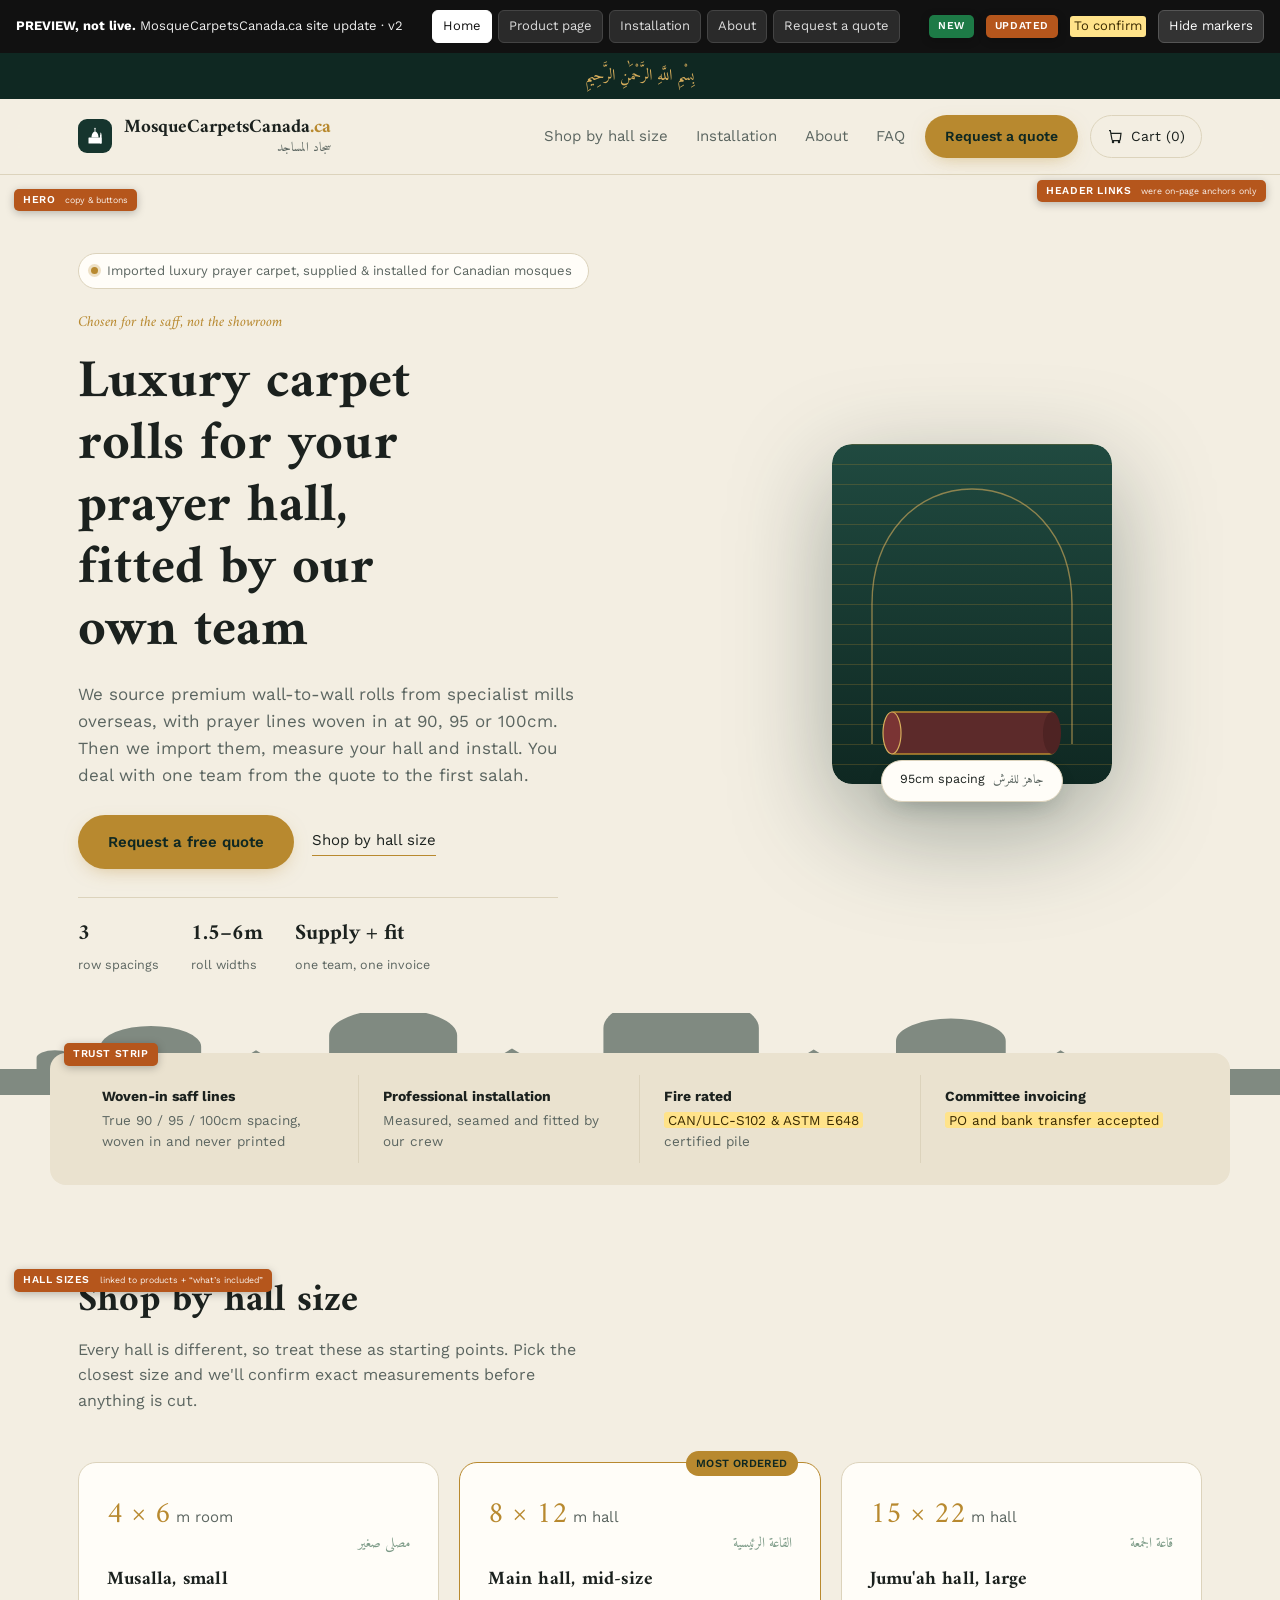
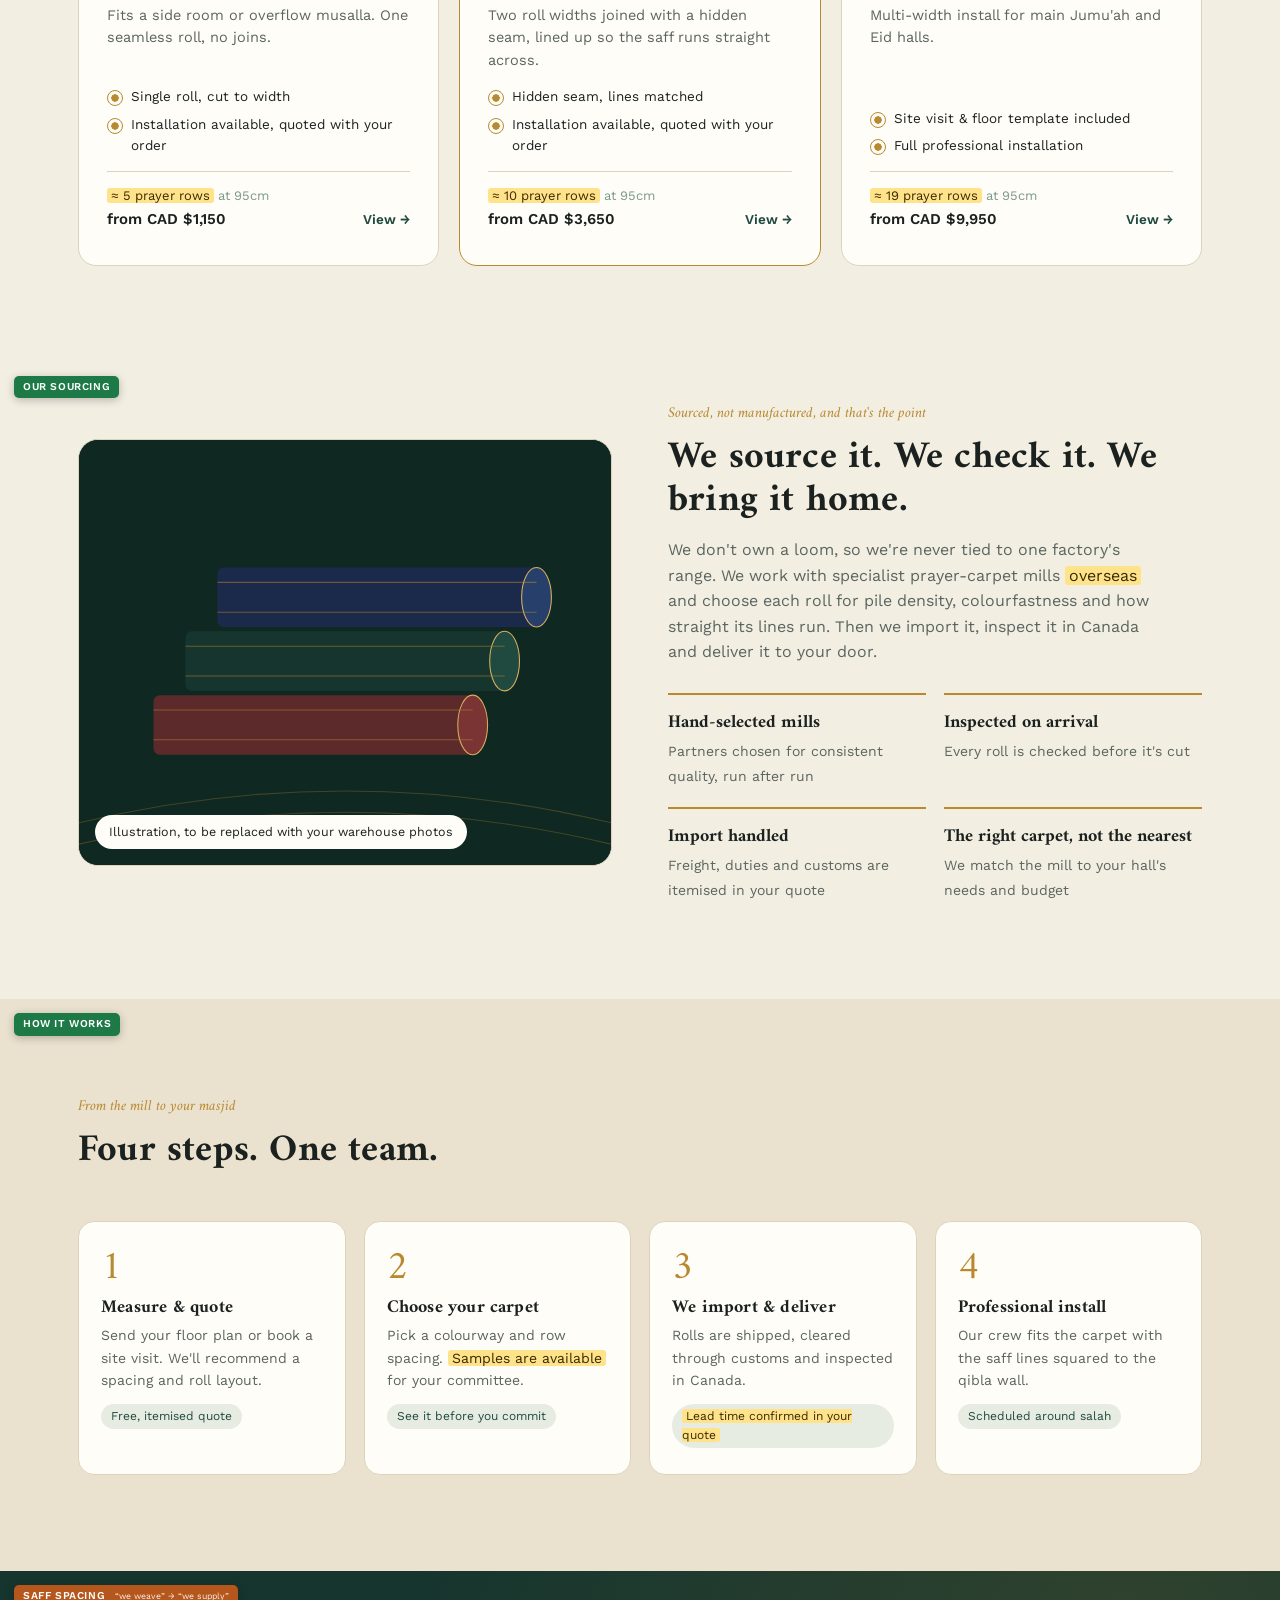
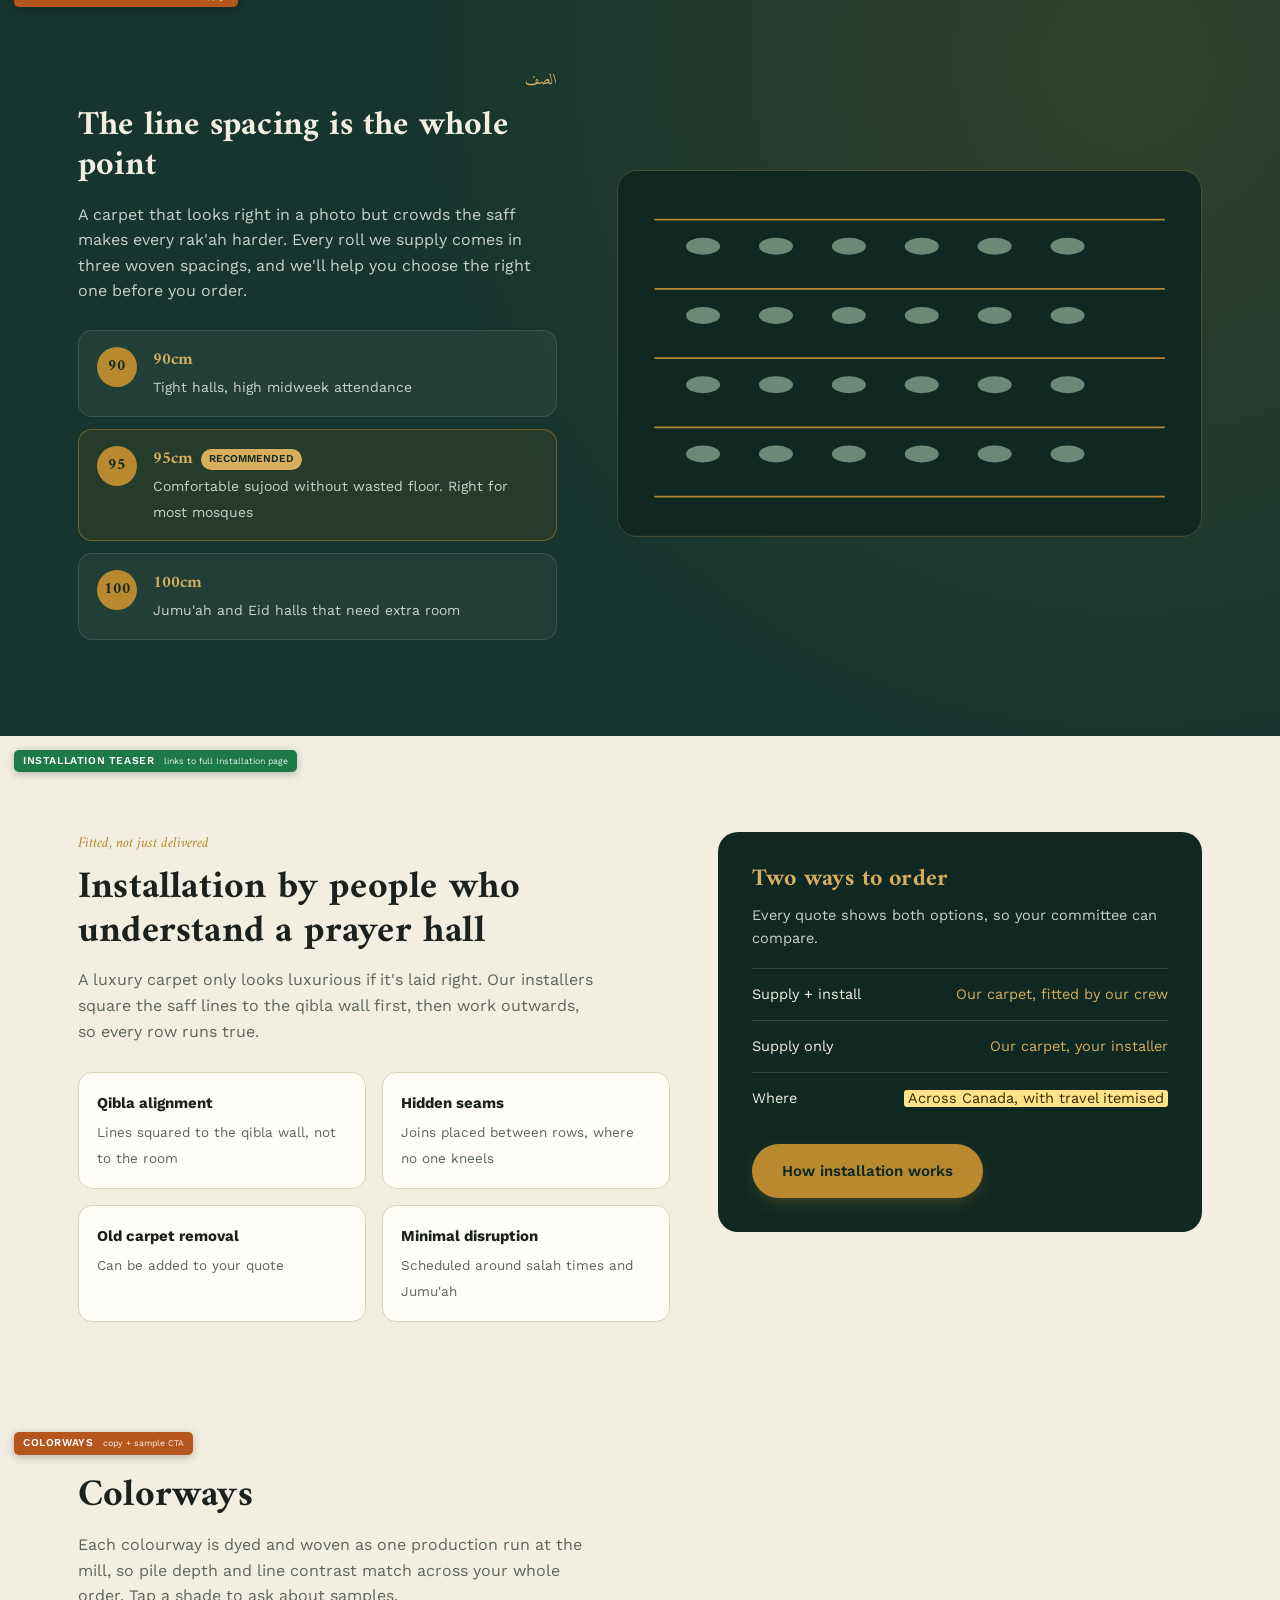
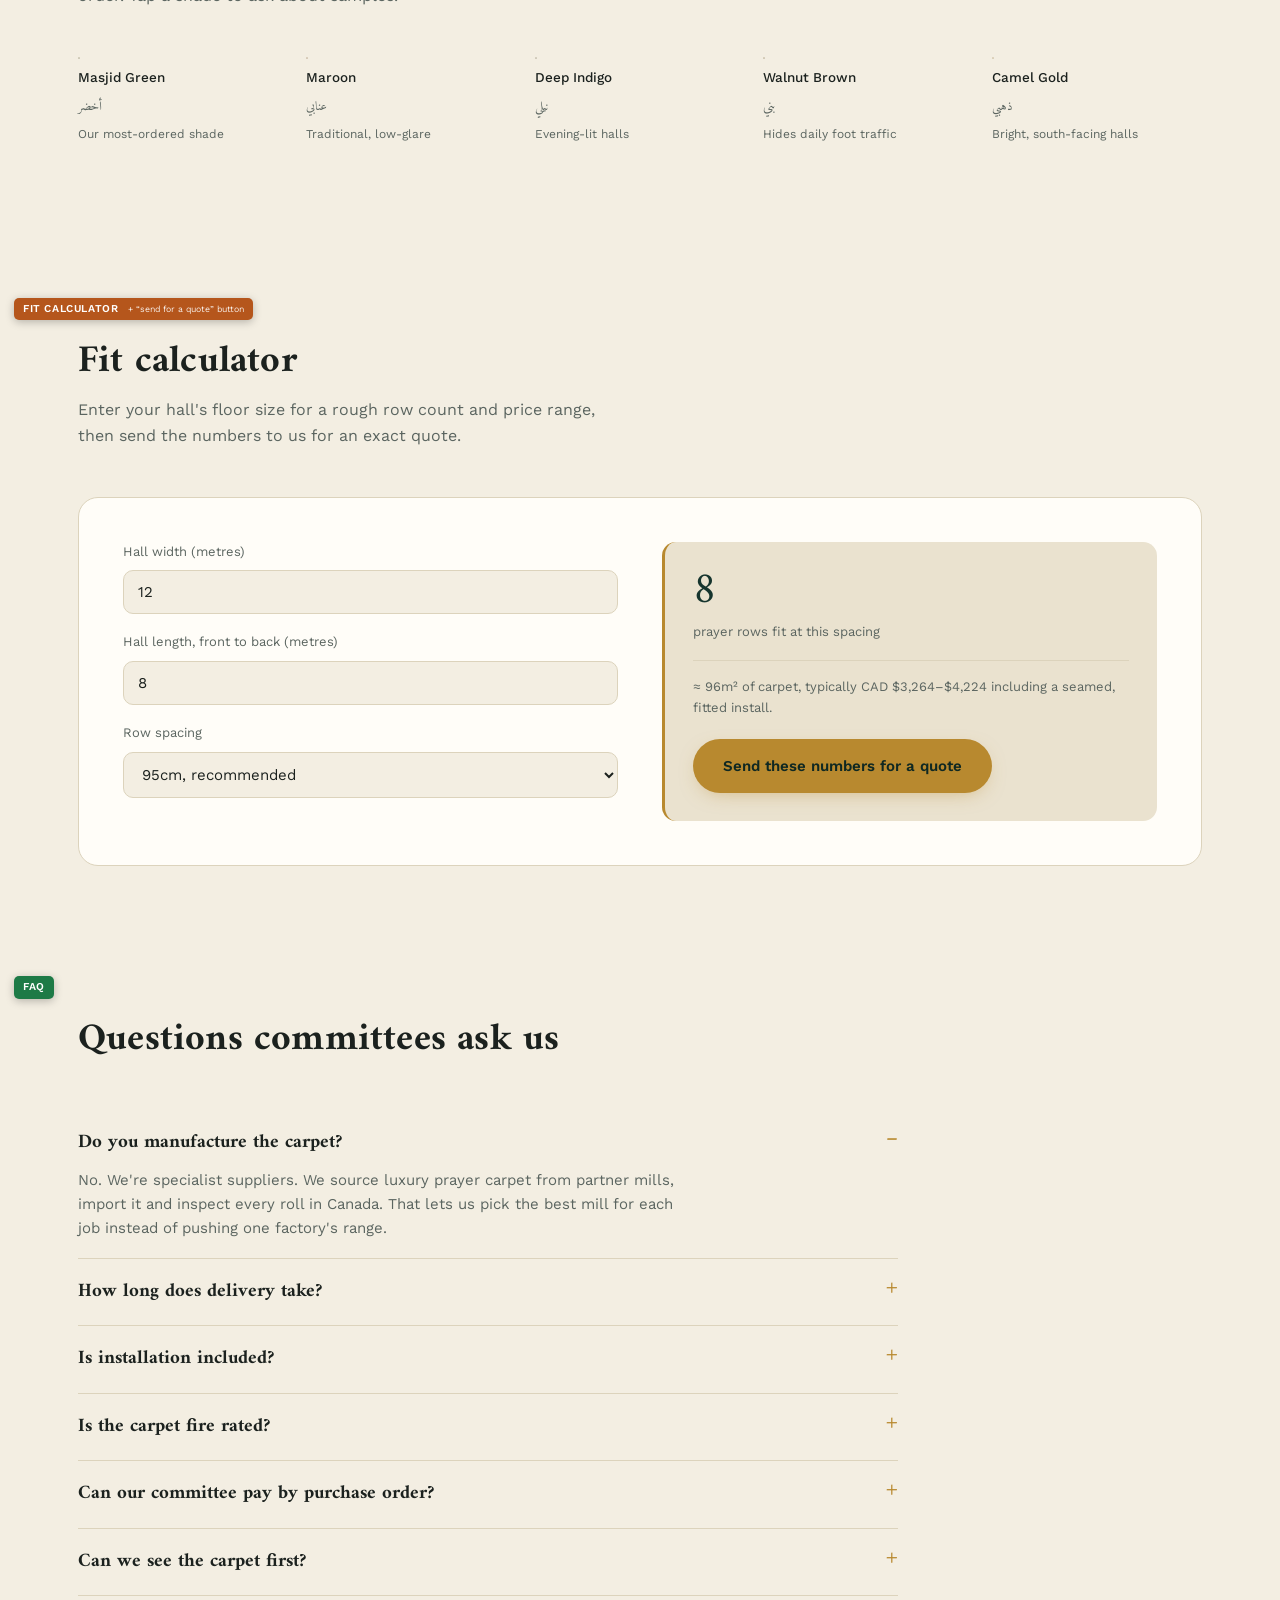
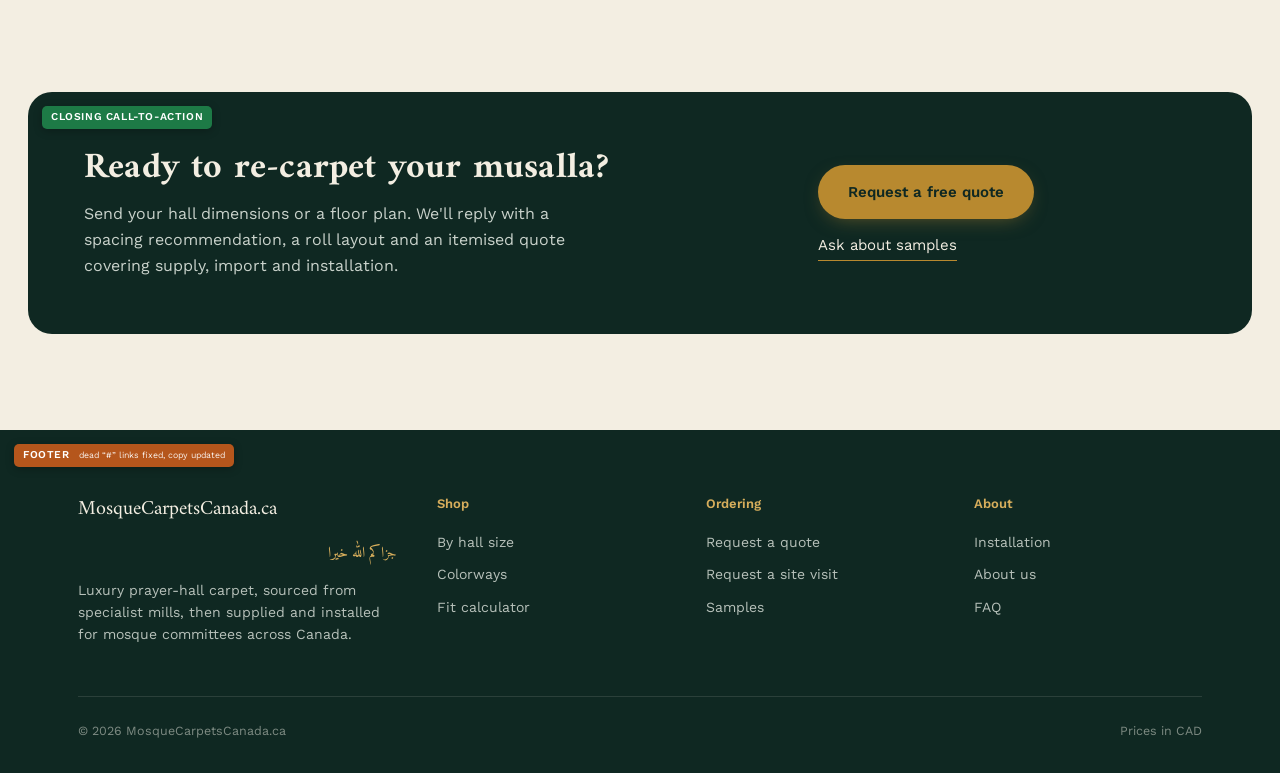
<file: previews/site-preview.html>
<!doctype html>
<html lang="en">
<head>
<meta charset="utf-8">
<meta name="viewport" content="width=device-width, initial-scale=1">
<title>Site Update Preview</title>
<link rel="preconnect" href="https://fonts.googleapis.com">
<link href="https://fonts.googleapis.com/css2?family=Amiri:ital,wght@0,400;0,700;1,400&family=Work+Sans:wght@400;500;600&display=swap" rel="stylesheet">
<style>

/* ---------- Existing theme tokens (from assets/mosque-design.css) ---------- */
:root{--green-900:#0F2822;--green-800:#16352E;--green-700:#204A40;--brass:#B8892F;--brass-light:#D7AE5C;--plaster:#F3EEE2;--plaster-dim:#EAE2CF;--maroon:#5C2A2A;--sage:#7C9A87;--ink:#1B211E;--bg:var(--plaster);--surface:#FFFDF8;--text:var(--ink);--text-dim:#5B6560;--line:#DCD3BC;}
*{box-sizing:border-box;margin:0;padding:0}
body{background:var(--bg);color:var(--text);font-family:'Work Sans',sans-serif;line-height:1.6;overflow-x:hidden}
img{max-width:100%;display:block}
a{color:inherit;text-decoration:none}
.wrap{max-width:1180px;margin:0 auto;padding:0 28px}
h1,h2,h3{font-family:'Amiri',serif;font-weight:700;line-height:1.15;letter-spacing:.2px}
.ar{font-family:'Amiri',serif;direction:rtl;unicode-bidi:isolate;line-height:1.9}

/* ---------- Preview chrome (not part of the site) ---------- */
.pv-bar{position:sticky;top:0;z-index:100;background:#111;color:#eee;font-size:13px;display:flex;flex-wrap:wrap;gap:10px 18px;align-items:center;justify-content:space-between;padding:10px 16px}
.pv-bar b{color:#fff}
.pv-legend{display:flex;gap:12px;flex-wrap:wrap;align-items:center}
.pv-toggle{background:#333;color:#fff;border:1px solid #555;border-radius:6px;padding:5px 10px;font:inherit;cursor:pointer}
.chg{position:relative}
.chg-tag{position:absolute;top:14px;left:14px;z-index:30;font:600 10.5px/1 'Work Sans',sans-serif;letter-spacing:.6px;text-transform:uppercase;padding:6px 9px;border-radius:5px;color:#fff;box-shadow:0 2px 8px rgba(0,0,0,.25);max-width:calc(100% - 28px)}
.chg-tag.new{background:#1d7a46}
.chg-tag.upd{background:#b5561c}
.chg-tag.same{background:#666}
.chg-tag small{font-weight:400;text-transform:none;letter-spacing:0;margin-left:6px;opacity:.9}
mark.ph{background:#ffe38a;color:#3a2a00;padding:0 4px;border-radius:3px;font-style:normal}
.hide-markers .chg-tag{display:none}
.hide-markers mark.ph{background:none;color:inherit;padding:0}

/* ---------- Header (UPDATED) ---------- */
.bism{background:var(--green-900);color:var(--brass-light);text-align:center;padding:8px 12px;font-size:16px}
header.site{position:sticky;top:41px;z-index:40;background:color-mix(in srgb,var(--bg) 88%,transparent);backdrop-filter:blur(14px);-webkit-backdrop-filter:blur(14px);border-bottom:1px solid var(--line)}
.nav{display:flex;align-items:center;gap:20px;padding:16px 28px;max-width:1180px;margin:0 auto}
.logo{display:flex;align-items:center;gap:12px;font-family:'Amiri',serif;font-weight:700;font-size:19px;white-space:nowrap}
.logo-mark{width:34px;height:34px;background:var(--green-800);border-radius:9px;display:flex;align-items:center;justify-content:center;flex-shrink:0}
.logo-mark svg{width:20px;height:20px}
.navlinks{display:flex;gap:28px;font-size:15px;color:var(--text-dim);margin-left:auto}
.navlinks a:hover{color:var(--brass)}
.btn-primary{display:inline-block;background:var(--brass);color:var(--green-900);padding:15px 30px;font-size:15px;font-weight:600;border-radius:999px;box-shadow:0 6px 20px -8px rgba(184,137,47,.55);transition:transform .18s,background .18s}
.btn-primary:hover{background:var(--brass-light);transform:translateY(-1px)}
.btn-sm{padding:10px 20px;font-size:14px}
.btn-ghost{font-size:15px;border-bottom:1px solid var(--brass);padding-bottom:3px}
.menu-btn{display:none;margin-left:auto;background:none;border:1px solid var(--line);border-radius:8px;padding:8px 10px}
@media(max-width:900px){.navlinks{display:none}.nav .btn-sm{display:none}.menu-btn{display:block}}

/* ---------- Hero ---------- */
.hero{position:relative;padding:48px 0 0;overflow:hidden}
.skyline{position:absolute;left:0;right:0;bottom:0;height:82px;opacity:.5;pointer-events:none}
.skyline svg{width:100%;height:100%;display:block}
.hero-inner{position:relative;z-index:1;max-width:1180px;margin:0 auto;padding:30px 28px 120px;display:grid;grid-template-columns:1.15fr .85fr;align-items:center;gap:40px}
.badge{display:inline-flex;align-items:center;gap:9px;font-size:13px;color:var(--text-dim);border:1px solid var(--line);border-radius:999px;padding:7px 16px 7px 12px;margin-bottom:22px;background:var(--surface)}
.dot{width:7px;height:7px;border-radius:50%;background:var(--brass);box-shadow:0 0 0 3px color-mix(in srgb,var(--brass) 25%,transparent)}
.kicker{color:var(--brass);font-size:15px;font-style:italic;font-family:'Amiri',serif;margin-bottom:18px}
.hero h1{font-size:clamp(34px,4.2vw,54px);max-width:14ch}
.hero p.lead{margin-top:18px;max-width:46ch;color:var(--text-dim);font-size:17px}
.hero-actions{display:flex;gap:18px;margin-top:26px;align-items:center;flex-wrap:wrap}
.stats{display:flex;gap:32px;margin-top:28px;padding-top:18px;border-top:1px solid var(--line);max-width:480px;flex-wrap:wrap}
.stats div{display:flex;flex-direction:column;gap:4px}
.stats strong{font-family:'Amiri',serif;font-size:22px}
.stats span{font-size:12.5px;color:var(--text-dim)}
.hero-card{position:relative;max-width:280px;margin:0 auto;filter:drop-shadow(0 30px 50px rgba(15,40,34,.35))}
.hero-card svg{width:100%;height:auto;display:block;border-radius:20px}
.hero-card-tag{position:absolute;left:50%;bottom:-18px;transform:translateX(-50%);background:var(--surface);border:1px solid var(--line);border-radius:999px;padding:8px 18px;font-size:12.5px;white-space:nowrap;display:flex;gap:8px;box-shadow:0 10px 24px -10px rgba(15,40,34,.3)}
@media(max-width:900px){.hero-inner{grid-template-columns:1fr;padding-bottom:96px}.hero-card{margin-top:20px}}

.stars{display:flex;justify-content:center;gap:26px;padding:6px 0 0}
.stars svg{width:22px;height:22px;opacity:.55}

/* ---------- Trust strip ---------- */
.strip{background:var(--plaster-dim);border-radius:16px;max-width:1180px;margin:0 auto;transform:translateY(-70px)}
.strip .wrap{display:flex;flex-wrap:wrap;padding:22px 28px;max-width:none}
.strip-item{flex:1 1 220px;padding:10px 24px;border-right:1px solid var(--line);font-size:13.5px;color:var(--text-dim)}
.strip-item:last-child{border-right:none}
.strip-item strong{display:block;color:var(--text);font-size:14px;margin-bottom:2px}
@media(max-width:700px){.strip{margin:0 16px}.strip-item{border-right:none;border-bottom:1px solid var(--line)}.strip-item:last-child{border-bottom:none}}

/* ---------- Sections ---------- */
.section{padding:96px 0}
.section.tight{padding-top:24px}
.head{max-width:620px;margin-bottom:48px}
.head h2{font-size:clamp(28px,3.2vw,38px)}
.head p{margin-top:14px;color:var(--text-dim);font-size:16px;max-width:52ch}
.eyebrow{display:block;color:var(--brass);font-family:'Amiri',serif;font-style:italic;font-size:15px;margin-bottom:10px}

/* Hall sizes */
.sizes{display:grid;grid-template-columns:repeat(3,1fr);gap:20px}
.size-card{background:var(--surface);padding:34px 28px;display:flex;flex-direction:column;gap:14px;border:1px solid var(--line);border-radius:18px;transition:transform .2s,box-shadow .2s,border-color .2s;position:relative}
.size-card:hover{transform:translateY(-4px);box-shadow:0 20px 40px -24px rgba(15,40,34,.35);border-color:var(--brass)}
.size-card.pop{border-color:var(--brass)}
.pop-tag{position:absolute;top:-12px;right:22px;background:var(--brass);color:var(--green-900);font-size:11px;font-weight:600;letter-spacing:.4px;text-transform:uppercase;padding:4px 10px;border-radius:999px}
.dims{font-family:'Amiri',serif;font-size:30px;color:var(--brass);line-height:1.2}
.dims span{font-size:15px;color:var(--text-dim);font-family:'Work Sans',sans-serif}
.dims-ar{font-family:'Amiri',serif;direction:rtl;font-size:14px;color:var(--sage)}
.size-card h3{font-size:19px}
.size-card p{font-size:14.5px;color:var(--text-dim);flex:1;line-height:1.55}
.incl{list-style:none;display:flex;flex-direction:column;gap:6px;font-size:13.5px}
.incl li{display:flex;gap:8px;align-items:flex-start}
.incl li::before{content:'';flex-shrink:0;width:14px;height:14px;margin-top:4px;border-radius:50%;background:radial-gradient(circle,var(--brass) 35%,transparent 40%);border:1px solid var(--brass)}
.size-foot{display:flex;justify-content:space-between;align-items:flex-end;gap:10px;border-top:1px solid var(--line);padding-top:14px}
.rows{font-size:13px;color:var(--sage)}
.price{font-size:15px;font-weight:600}
.price small{display:block;font-weight:400;font-size:12px;color:var(--text-dim)}
.link-arrow{font-size:13.5px;color:var(--green-700);font-weight:600;white-space:nowrap}
@media(max-width:900px){.sizes{grid-template-columns:1fr}}

/* Sourcing (NEW) */
.source{display:grid;grid-template-columns:1fr 1fr;gap:56px;align-items:center}
.source-visual{position:relative;border-radius:20px;overflow:hidden;background:var(--green-900);aspect-ratio:5/4;border:1px solid var(--line)}
.source-visual svg{width:100%;height:100%;display:block}
.source-visual .cap{position:absolute;left:16px;bottom:16px;background:var(--surface);font-size:12.5px;padding:7px 14px;border-radius:999px}
.pillars{display:grid;grid-template-columns:1fr 1fr;gap:18px;margin-top:28px}
.pillar{border-top:2px solid var(--brass);padding-top:14px}
.pillar strong{font-family:'Amiri',serif;font-size:18px;display:block}
.pillar span{font-size:14px;color:var(--text-dim)}
@media(max-width:900px){.source{grid-template-columns:1fr}.pillars{grid-template-columns:1fr}}

/* Process (NEW) */
.process{background:var(--plaster-dim)}
.steps{display:grid;grid-template-columns:repeat(4,1fr);gap:18px;counter-reset:s}
.step{background:var(--surface);border:1px solid var(--line);border-radius:16px;padding:26px 22px;position:relative}
.step-num{font-family:'Amiri',serif;font-size:40px;color:var(--brass);line-height:1}
.step h3{font-size:18px;margin:10px 0 6px}
.step p{font-size:14px;color:var(--text-dim)}
.step .when{display:inline-block;margin-top:12px;font-size:12px;color:var(--green-700);background:color-mix(in srgb,var(--sage) 18%,transparent);padding:3px 10px;border-radius:999px}
@media(max-width:900px){.steps{grid-template-columns:1fr 1fr}}
@media(max-width:560px){.steps{grid-template-columns:1fr}}

/* Saff */
.saff{background:radial-gradient(circle at 88% 12%,color-mix(in srgb,var(--brass) 16%,transparent),transparent 55%),var(--green-800);color:var(--plaster);padding:96px 0}
.saff .wrap{display:grid;grid-template-columns:.9fr 1.1fr;gap:60px;align-items:center}
.saff h2{font-size:clamp(26px,3vw,34px)}
.saff-kicker{color:var(--brass-light);font-size:15px;font-style:italic;margin-bottom:12px;display:block}
.saff p{color:#C9D2CB;margin-top:16px;font-size:16px;max-width:46ch}
.facts{list-style:none;margin-top:26px;display:flex;flex-direction:column;gap:12px}
.fact{display:flex;gap:16px;align-items:flex-start;background:rgba(243,238,226,.05);border:1px solid rgba(243,238,226,.12);border-radius:14px;padding:16px 18px}
.fact.rec{border-color:rgba(184,137,47,.5);background:rgba(184,137,47,.09)}
.fact-num{flex-shrink:0;width:40px;height:40px;border-radius:50%;background:var(--brass);color:var(--green-900);font-family:'Amiri',serif;font-weight:700;display:flex;align-items:center;justify-content:center}
.fact-body strong{font-family:'Amiri',serif;font-size:17px;color:var(--brass-light);display:flex;gap:8px;align-items:center}
.fact-body em{font-family:'Work Sans',sans-serif;font-style:normal;font-size:10.5px;font-weight:600;text-transform:uppercase;color:var(--green-900);background:var(--brass-light);padding:2px 8px;border-radius:999px}
.fact-body span{font-size:14px;color:#C9D2CB}
.saff-diagram{border-radius:20px;overflow:hidden;border:1px solid rgba(184,137,47,.25)}
.saff-diagram svg{width:100%;display:block}
@media(max-width:900px){.saff .wrap{grid-template-columns:1fr}}

/* Installation (NEW) */
.install{display:grid;grid-template-columns:1.1fr .9fr;gap:48px;align-items:start}
.install-list{list-style:none;display:grid;grid-template-columns:1fr 1fr;gap:16px;margin-top:8px}
.install-list li{background:var(--surface);border:1px solid var(--line);border-radius:14px;padding:18px}
.install-list strong{display:block;font-size:15px;margin-bottom:4px}
.install-list span{font-size:13.5px;color:var(--text-dim)}
.install-card{background:var(--green-900);color:var(--plaster);border-radius:20px;padding:34px}
.install-card h3{font-size:24px;color:var(--brass-light)}
.install-card p{color:#C9D2CB;font-size:14.5px;margin:10px 0 18px}
.opt{display:flex;justify-content:space-between;gap:12px;padding:14px 0;border-top:1px solid rgba(243,238,226,.14);font-size:14.5px}
.opt span:last-child{color:var(--brass-light);text-align:right}
.install-card .btn-primary{margin-top:20px}
@media(max-width:900px){.install{grid-template-columns:1fr}.install-list{grid-template-columns:1fr}}

/* Colorways */
.colorways{display:grid;grid-template-columns:repeat(5,1fr);gap:18px}
.swatch{display:flex;flex-direction:column;gap:8px;cursor:pointer;border:none;background:none;text-align:left;font:inherit;color:inherit}
.swatch .blk{aspect-ratio:1;border-radius:14px;border:1px solid var(--line);position:relative;overflow:hidden;transition:transform .2s}
.swatch .blk::after{content:'';position:absolute;inset:0;background:repeating-linear-gradient(90deg,rgba(0,0,0,.06) 0 2px,transparent 2px 34px)}
.swatch:hover .blk{transform:translateY(-3px)}
.swatch[aria-pressed="true"] .blk{box-shadow:0 0 0 3px var(--surface),0 0 0 5px var(--brass)}
.swatch p{font-size:13.5px;font-weight:500}
.swatch span{font-size:12px;color:var(--text-dim)}
.sw-ar{font-family:'Amiri',serif;direction:rtl;font-size:12.5px;color:var(--text-dim)}
.cw-note{margin-top:22px;text-align:center;font-size:14px;color:var(--text-dim);min-height:22px}
@media(max-width:900px){.colorways{grid-template-columns:repeat(2,1fr)}}

/* Calculator */
.calc{background:var(--surface);border:1px solid var(--line);border-radius:20px;padding:44px;display:grid;grid-template-columns:1fr 1fr;gap:44px}
.calc label{display:block;font-size:13px;color:var(--text-dim);margin:18px 0 8px}
.calc label:first-child{margin-top:0}
.calc input,.calc select{width:100%;padding:12px 14px;font-size:15px;border:1px solid var(--line);background:var(--bg);color:var(--text);border-radius:10px;font-family:inherit}
.calc-res{background:var(--plaster-dim);border-left:3px solid var(--brass);border-radius:14px;padding:28px;display:flex;flex-direction:column;justify-content:center}
.num{font-family:'Amiri',serif;font-size:44px;color:var(--green-800);line-height:1}
.lbl{font-size:13px;color:var(--text-dim);margin-top:8px}
.note{font-size:13px;color:var(--text-dim);margin-top:18px;border-top:1px solid var(--line);padding-top:16px}
.calc-res .btn-primary{margin-top:20px;align-self:flex-start}
@media(max-width:840px){.calc{grid-template-columns:1fr;padding:28px}}

/* FAQ (NEW) */
.faq{max-width:820px}
.faq details{border-bottom:1px solid var(--line);padding:18px 0}
.faq summary{cursor:pointer;font-family:'Amiri',serif;font-size:19px;font-weight:700;list-style:none;display:flex;justify-content:space-between;gap:16px}
.faq summary::-webkit-details-marker{display:none}
.faq summary::after{content:'+';color:var(--brass);font-size:22px;line-height:1}
.faq details[open] summary::after{content:'–'}
.faq details p{margin-top:10px;color:var(--text-dim);font-size:15px;max-width:68ch}

/* CTA band (NEW) */
.cta{background:var(--green-900);color:var(--plaster);border-radius:24px;padding:56px;display:grid;grid-template-columns:1.3fr .7fr;gap:32px;align-items:center;margin:0 28px}
.cta h2{font-size:clamp(26px,3vw,36px)}
.cta p{color:#C9D2CB;margin-top:12px;max-width:50ch}
.cta-actions{display:flex;flex-direction:column;gap:14px;align-items:flex-start}
.cta .btn-ghost{color:var(--plaster)}
@media(max-width:900px){.cta{grid-template-columns:1fr;padding:34px 24px;margin:0 16px}}

/* Footer */
footer{background:var(--green-900);color:#C9D2CB;padding:64px 0 32px;margin-top:96px}
.foot-grid{display:grid;grid-template-columns:1.4fr 1fr 1fr 1fr;gap:40px;padding-bottom:40px;border-bottom:1px solid rgba(243,238,226,.12)}
.foot-grid h4{font-size:13px;color:var(--brass-light);margin-bottom:16px;font-weight:600}
.foot-grid a,.foot-grid p{font-size:14px;color:#B7C1BA;display:block;margin-bottom:10px}
.foot-logo{font-family:'Amiri',serif;font-size:20px;color:var(--plaster);margin-bottom:14px}
.foot-bottom{display:flex;justify-content:space-between;padding-top:24px;font-size:12.5px;color:#7E8B83;flex-wrap:wrap;gap:12px}
@media(max-width:840px){.foot-grid{grid-template-columns:1fr 1fr}}
@media(max-width:560px){.wrap{padding:0 16px}.nav{padding:14px 16px}.hero-inner{padding-left:16px;padding-right:16px}.foot-grid{grid-template-columns:1fr}}
@media(prefers-reduced-motion:reduce){*{transition:none!important}}

/* ---------- additions for multi-page preview ---------- */
.pv-tabs{display:flex;gap:6px;flex-wrap:wrap}
.pv-tabs button{background:#2a2a2a;color:#ddd;border:1px solid #444;border-radius:6px;padding:5px 10px;font:inherit;cursor:pointer}
.pv-tabs button[aria-current="true"]{background:#fff;color:#111;border-color:#fff}
.view{display:none}.view.on{display:block}
header.site{top:0}
.pv-bar{position:relative}
.logo-stack{display:flex;flex-direction:column;line-height:1.2}
.logo-ar{font-family:'Amiri',serif;direction:rtl;font-size:13px;color:var(--text-dim);font-weight:400}
.cart-btn{display:flex;align-items:center;gap:8px;font-size:14px;border:1px solid var(--line);padding:9px 16px;border-radius:999px;white-space:nowrap}
.navtools{display:flex;gap:12px;align-items:center}
@media(max-width:900px){.navtools .btn-sm{display:none}}
.crumbs{font-size:13px;color:var(--text-dim);padding:24px 0 0}
.crumbs a{border-bottom:1px solid var(--line)}
/* product */
.pdp{display:grid;grid-template-columns:1.05fr .95fr;gap:52px;padding:28px 0 80px;align-items:start}
.gallery{position:sticky;top:90px}
.gal-main{border-radius:20px;overflow:hidden;border:1px solid var(--line);background:var(--surface)}
.gal-main svg{width:100%;display:block}
.gal-thumbs{display:grid;grid-template-columns:repeat(4,1fr);gap:10px;margin-top:10px}
.gal-thumbs div{aspect-ratio:1;border-radius:10px;border:1px solid var(--line);background:var(--plaster-dim);display:flex;align-items:center;justify-content:center;font-size:11px;color:var(--text-dim);text-align:center;padding:6px}
.pdp h1{font-size:clamp(28px,3vw,40px)}
.pdp .sub{display:flex;gap:14px;align-items:center;margin-top:8px;color:var(--text-dim);font-size:14px;flex-wrap:wrap}
.pdp .p-price{font-family:'Amiri',serif;font-size:30px;margin-top:18px}
.pdp .p-price small{font-family:'Work Sans',sans-serif;font-size:13px;color:var(--text-dim);margin-left:8px}
.opt-group{margin-top:26px}
.opt-label{font-size:13px;font-weight:600;letter-spacing:.3px;text-transform:uppercase;color:var(--text-dim);display:flex;justify-content:space-between;margin-bottom:10px}
.opt-label span{text-transform:none;font-weight:400;letter-spacing:0}
.chips{display:flex;gap:10px;flex-wrap:wrap}
.chip{border:1px solid var(--line);background:var(--surface);border-radius:12px;padding:12px 16px;font:inherit;font-size:14px;cursor:pointer;color:inherit;text-align:left;min-width:92px}
.chip b{display:block;font-family:'Amiri',serif;font-size:18px}
.chip small{color:var(--text-dim);font-size:12px}
.chip[aria-pressed="true"]{border-color:var(--green-800);box-shadow:0 0 0 1px var(--green-800);background:#fff}
.dots-row{display:flex;gap:10px;flex-wrap:wrap}
.cdot{width:40px;height:40px;border-radius:50%;border:1px solid var(--line);cursor:pointer;position:relative}
.cdot[aria-pressed="true"]{box-shadow:0 0 0 3px var(--surface),0 0 0 5px var(--brass)}
.radio{display:flex;gap:12px;align-items:flex-start;border:1px solid var(--line);background:var(--surface);border-radius:12px;padding:14px 16px;cursor:pointer;margin-bottom:10px}
.radio input{margin-top:5px;accent-color:var(--green-800)}
.radio strong{display:block;font-size:15px}
.radio span{font-size:13px;color:var(--text-dim)}
.buy{display:flex;flex-direction:column;gap:12px;margin-top:26px}
.buy .btn-primary{text-align:center}
.btn-outline{display:block;text-align:center;border:1px solid var(--green-800);color:var(--green-800);padding:14px 28px;border-radius:999px;font-weight:600;font-size:15px}
.assure{list-style:none;display:grid;grid-template-columns:1fr 1fr;gap:10px 18px;margin-top:22px;font-size:13.5px;color:var(--text-dim)}
.assure li::before{content:'✦ ';color:var(--brass)}
.acc{margin-top:30px;border-top:1px solid var(--line)}
.acc details{border-bottom:1px solid var(--line);padding:16px 0}
.acc summary{cursor:pointer;font-weight:600;list-style:none;display:flex;justify-content:space-between}
.acc summary::-webkit-details-marker{display:none}
.acc summary::after{content:'+';color:var(--brass)}
.acc details[open] summary::after{content:'–'}
.acc .body{margin-top:10px;font-size:14.5px;color:var(--text-dim)}
.acc .body p+p{margin-top:8px}
.spec{width:100%;border-collapse:collapse;font-size:14px}
.spec td{padding:8px 0;border-bottom:1px dashed var(--line);vertical-align:top}
.spec td:first-child{color:var(--text-dim);width:42%}
@media(max-width:900px){.pdp{grid-template-columns:1fr}.gallery{position:static}.assure{grid-template-columns:1fr}}
/* page hero */
.phero{padding:72px 0 40px}
.phero h1{font-size:clamp(34px,4vw,50px);max-width:18ch}
.phero p{margin-top:16px;max-width:58ch;color:var(--text-dim);font-size:17px}
.two{display:grid;grid-template-columns:1fr 1fr;gap:48px;align-items:start}
@media(max-width:900px){.two{grid-template-columns:1fr}}
.checklist{list-style:none;display:flex;flex-direction:column;gap:12px}
.checklist li{display:flex;gap:12px;background:var(--surface);border:1px solid var(--line);border-radius:12px;padding:14px 16px;font-size:14.5px}
.checklist li::before{content:'✓';color:var(--green-700);font-weight:700}
.prose p{color:var(--text-dim);font-size:16px;margin-top:14px;max-width:62ch}
.prose h2{font-size:clamp(26px,3vw,34px);margin-top:8px}
.values{display:grid;grid-template-columns:repeat(3,1fr);gap:18px}
.value{background:var(--surface);border:1px solid var(--line);border-radius:16px;padding:26px}
.value h3{font-size:20px;margin-bottom:6px}
.value p{font-size:14.5px;color:var(--text-dim)}
@media(max-width:900px){.values{grid-template-columns:1fr}}
/* form */
.form{background:var(--surface);border:1px solid var(--line);border-radius:20px;padding:36px;display:grid;grid-template-columns:1fr 1fr;gap:16px 20px}
.form .full{grid-column:1/-1}
.form label{display:block;font-size:13px;color:var(--text-dim);margin-bottom:6px}
.form input,.form select,.form textarea{width:100%;padding:12px 14px;font:inherit;font-size:15px;border:1px solid var(--line);background:var(--bg);border-radius:10px;color:var(--text)}
.form textarea{min-height:110px;resize:vertical}
.form .btn-primary{border:none;cursor:pointer;font-family:inherit}
.form .fine{font-size:12.5px;color:var(--text-dim)}
.side{background:var(--green-900);color:var(--plaster);border-radius:20px;padding:32px}
.side h3{color:var(--brass-light);font-size:22px;margin-bottom:12px}
.side ol{padding-left:20px;display:flex;flex-direction:column;gap:12px;color:#C9D2CB;font-size:14.5px}
.side ol b{color:var(--plaster)}
@media(max-width:560px){.nav{gap:10px}.logo{font-size:16px}.cart-btn{padding:8px 10px;font-size:0;gap:0}.cart-btn svg{width:18px;height:18px}.logo-ar{display:none}}
.quote-grid{display:grid;grid-template-columns:1.4fr .6fr;gap:28px;align-items:start;padding-bottom:40px}
@media(max-width:900px){.form{grid-template-columns:1fr;padding:24px}.quote-grid{grid-template-columns:1fr}}
</style>
</head>
<body>

<div class="pv-bar">
  <div><b>PREVIEW, not live.</b> MosqueCarpetsCanada.ca site update · v2</div>
  <div class="pv-tabs" id="tabs">
    <button data-v="home" aria-current="true">Home</button>
    <button data-v="product">Product page</button>
    <button data-v="install">Installation</button>
    <button data-v="about">About</button>
    <button data-v="quote">Request a quote</button>
  </div>
  <div class="pv-legend">
    <span class="chg-tag new" style="position:static">New</span>
    <span class="chg-tag upd" style="position:static">Updated</span>
    <mark class="ph">To confirm</mark>
    <button class="pv-toggle" id="pvToggle" type="button">Hide markers</button>
  </div>
</div>

<div class="bism ar">بِسْمِ اللَّهِ الرَّحْمَٰنِ الرَّحِيمِ</div>

<header class="site chg">
  <span class="chg-tag upd" style="top:calc(100% + 6px);left:auto;right:14px">Header links <small>were on-page anchors only</small></span>
  <nav class="nav">
    <a class="logo" href="#" data-go="home">
      <span class="logo-mark"><svg viewBox="0 0 40 40" fill="none"><rect x="7" y="23" width="26" height="12" rx="1" fill="#fff"/><path d="M13 23C13 15.8 16.5 11 20 11C23.5 11 27 15.8 27 23Z" fill="#fff"/><rect x="19.2" y="6" width="1.6" height="5" fill="#fff"/><circle cx="20" cy="5" r="1.5" fill="#fff"/><rect x="30" y="17" width="3.2" height="18" fill="#fff"/><path d="M30 17 L31.6 12.5 L33.2 17Z" fill="#fff"/></svg></span>
      <span class="logo-stack"><span>MosqueCarpetsCanada<span style="color:var(--brass)">.ca</span></span><span class="logo-ar">سجاد المساجد</span></span>
    </a>
    <div class="navlinks">
      <a href="#" data-go="home" data-anchor="sizes">Shop by hall size</a>
      <a href="#" data-go="install">Installation</a>
      <a href="#" data-go="about">About</a>
      <a href="#" data-go="home" data-anchor="faq">FAQ</a>
    </div>
    <div class="navtools">
      <a href="#" data-go="quote" class="btn-primary btn-sm">Request a quote</a>
      <a class="cart-btn" href="#"><svg width="16" height="16" viewBox="0 0 24 24" fill="none" stroke="currentColor" stroke-width="1.8"><path d="M3 4h2l2.4 13.2a2 2 0 0 0 2 1.8h8.4a2 2 0 0 0 2-1.6L21 8H6"/><circle cx="9" cy="21" r="1"/><circle cx="18" cy="21" r="1"/></svg>Cart (0)</a>
    </div>
  </nav>
</header>

<!-- ================= HOME ================= -->
<main class="view on" id="v-home">
<section class="hero chg">
  <span class="chg-tag upd">Hero <small>copy &amp; buttons</small></span>
  <div class="skyline" aria-hidden="true"><svg viewBox="0 0 1400 220" preserveAspectRatio="none"><path d="M0 220 V150 L40 150 L40 120 A20 20 0 0 1 80 120 L80 150 L110 150 L110 90 A55 55 0 0 1 220 90 L220 150 L260 150 L260 130 L280 100 L300 130 L300 150 L360 150 L360 60 A70 70 0 0 1 500 60 L500 150 L540 150 L540 125 L560 95 L580 125 L580 150 L660 150 L660 40 A85 85 0 0 1 830 40 L830 150 L870 150 L870 128 L890 98 L910 128 L910 150 L980 150 L980 75 A60 60 0 0 1 1100 75 L1100 150 L1140 150 L1140 132 L1160 100 L1180 132 L1180 150 L1400 150 V220 Z" fill="#0F2822"/></svg></div>
  <div class="hero-inner">
    <div>
      <div class="badge"><span class="dot"></span>Imported luxury prayer carpet, supplied &amp; installed for Canadian mosques</div>
      <div class="kicker">Chosen for the saff, not the showroom</div>
      <h1>Luxury carpet rolls for your prayer hall, fitted by our own team</h1>
      <p class="lead">We source premium wall-to-wall rolls from specialist mills overseas, with prayer lines woven in at 90, 95 or 100cm. Then we import them, measure your hall and install. You deal with one team from the quote to the first salah.</p>
      <div class="hero-actions"><a href="#" data-go="quote" class="btn-primary">Request a free quote</a><a href="#sizes" class="btn-ghost">Shop by hall size</a></div>
      <div class="stats"><div><strong>3</strong><span>row spacings</span></div><div><strong>1.5–6m</strong><span>roll widths</span></div><div><strong>Supply + fit</strong><span>one team, one invoice</span></div></div>
    </div>
    <div class="hero-card">
      <svg viewBox="0 0 280 340"><defs><linearGradient id="g" x1="0" y1="0" x2="0" y2="1"><stop offset="0" stop-color="#204A40"/><stop offset="1" stop-color="#0F2822"/></linearGradient><pattern id="l" width="280" height="20" patternUnits="userSpaceOnUse"><line x1="0" y1="0" x2="280" y2="0" stroke="#B8892F" stroke-width="1" opacity=".5"/></pattern></defs><rect width="280" height="340" rx="20" fill="url(#g)"/><rect width="280" height="340" rx="20" fill="url(#l)"/><path d="M40 300 V160 C40 90 85 45 140 45 C195 45 240 90 240 160 V300" fill="none" stroke="#D7AE5C" stroke-width="1.4" opacity=".6"/><g transform="translate(56,268)"><rect width="168" height="42" rx="6" fill="#5C2A2A"/><rect width="168" height="42" rx="6" fill="none" stroke="#B8892F" stroke-width="1.3"/><ellipse cx="4" cy="21" rx="9" ry="21" fill="#7A3434"/><ellipse cx="4" cy="21" rx="9" ry="21" fill="none" stroke="#D7AE5C" stroke-width="1.2"/><ellipse cx="164" cy="21" rx="9" ry="21" fill="#4E2323"/></g></svg>
      <div class="hero-card-tag">95cm spacing<span class="ar" style="color:var(--text-dim)">جاهز للفرش</span></div>
    </div>
  </div>
</section>
<div class="stars" aria-hidden="true"><svg viewBox="0 0 40 40"><path d="M20 2 L24 14 L36 10 L27 19 L38 24 L25 25 L28 37 L20 28 L12 37 L15 25 L2 24 L13 19 L4 10 L16 14 Z" fill="#B8892F"/></svg><svg viewBox="0 0 40 40"><path d="M20 2 L24 14 L36 10 L27 19 L38 24 L25 25 L28 37 L20 28 L12 37 L15 25 L2 24 L13 19 L4 10 L16 14 Z" fill="#B8892F"/></svg><svg viewBox="0 0 40 40"><path d="M20 2 L24 14 L36 10 L27 19 L38 24 L25 25 L28 37 L20 28 L12 37 L15 25 L2 24 L13 19 L4 10 L16 14 Z" fill="#B8892F"/></svg></div>
<div class="strip chg">
  <span class="chg-tag upd" style="top:-10px">Trust strip</span>
  <div class="wrap">
    <div class="strip-item"><strong>Woven-in saff lines</strong>True 90 / 95 / 100cm spacing, woven in and never printed</div>
    <div class="strip-item"><strong>Professional installation</strong>Measured, seamed and fitted by our crew</div>
    <div class="strip-item"><strong>Fire rated</strong><mark class="ph">CAN/ULC-S102 &amp; ASTM E648</mark> certified pile</div>
    <div class="strip-item"><strong>Committee invoicing</strong><mark class="ph">PO and bank transfer accepted</mark></div>
  </div>
</div>

<section class="section tight chg" id="sizes">
  <span class="chg-tag upd">Hall sizes <small>linked to products + “what’s included”</small></span>
  <div class="wrap">
    <div class="head"><h2>Shop by hall size</h2><p>Every hall is different, so treat these as starting points. Pick the closest size and we'll confirm exact measurements before anything is cut.</p></div>
    <div class="sizes">
      <a class="size-card" href="#" data-go="product"><div><div class="dims">4 × 6<span> m room</span></div><div class="dims-ar">مصلى صغير</div></div><h3>Musalla, small</h3><p>Fits a side room or overflow musalla. One seamless roll, no joins.</p><ul class="incl"><li>Single roll, cut to width</li><li>Installation available, quoted with your order</li></ul><div class="size-foot"><div><div class="rows"><mark class="ph">≈ 5 prayer rows</mark> at 95cm</div><div class="price">from CAD $1,150</div></div><span class="link-arrow">View →</span></div></a>
      <a class="size-card pop" href="#" data-go="product"><span class="pop-tag">Most ordered</span><div><div class="dims">8 × 12<span> m hall</span></div><div class="dims-ar">القاعة الرئيسية</div></div><h3>Main hall, mid-size</h3><p>Two roll widths joined with a hidden seam, lined up so the saff runs straight across.</p><ul class="incl"><li>Hidden seam, lines matched</li><li>Installation available, quoted with your order</li></ul><div class="size-foot"><div><div class="rows"><mark class="ph">≈ 10 prayer rows</mark> at 95cm</div><div class="price">from CAD $3,650</div></div><span class="link-arrow">View →</span></div></a>
      <a class="size-card" href="#" data-go="product"><div><div class="dims">15 × 22<span> m hall</span></div><div class="dims-ar">قاعة الجمعة</div></div><h3>Jumu'ah hall, large</h3><p>Multi-width install for main Jumu'ah and Eid halls.</p><ul class="incl"><li>Site visit &amp; floor template included</li><li>Full professional installation</li></ul><div class="size-foot"><div><div class="rows"><mark class="ph">≈ 19 prayer rows</mark> at 95cm</div><div class="price">from CAD $9,950</div></div><span class="link-arrow">View →</span></div></a>
    </div>
  </div>
</section>

<section class="section chg" id="sourcing" style="padding-top:40px">
  <span class="chg-tag new">Our sourcing</span>
  <div class="wrap source">
    <div class="source-visual">
      <svg viewBox="0 0 500 400" preserveAspectRatio="xMidYMid slice"><rect width="500" height="400" fill="#0F2822"/>
        <g transform="translate(70,120)">
          <g><rect x="0" y="120" width="300" height="56" rx="6" fill="#5C2A2A"/><ellipse cx="300" cy="148" rx="14" ry="28" fill="#7A3434" stroke="#D7AE5C"/><g stroke="#B8892F" opacity=".5"><line x1="0" y1="134" x2="300" y2="134"/><line x1="0" y1="162" x2="300" y2="162"/></g></g>
          <g><rect x="30" y="60" width="300" height="56" rx="6" fill="#16352E"/><ellipse cx="330" cy="88" rx="14" ry="28" fill="#204A40" stroke="#D7AE5C"/><g stroke="#B8892F" opacity=".5"><line x1="30" y1="74" x2="330" y2="74"/><line x1="30" y1="102" x2="330" y2="102"/></g></g>
          <g><rect x="60" y="0" width="300" height="56" rx="6" fill="#1B2A4A"/><ellipse cx="360" cy="28" rx="14" ry="28" fill="#27406B" stroke="#D7AE5C"/><g stroke="#B8892F" opacity=".5"><line x1="60" y1="14" x2="360" y2="14"/><line x1="60" y1="42" x2="360" y2="42"/></g></g>
        </g>
        <g stroke="#B8892F" stroke-width="1" opacity=".3" fill="none"><path d="M0 360 Q250 300 500 360"/><path d="M0 380 Q250 320 500 380"/></g></svg>
      <span class="cap">Illustration, to be replaced with your warehouse photos</span>
    </div>
    <div>
      <span class="eyebrow">Sourced, not manufactured, and that's the point</span>
      <h2 style="font-size:clamp(28px,3.2vw,38px)">We source it. We check it. We bring it home.</h2>
      <p style="margin-top:14px;color:var(--text-dim);max-width:50ch">We don't own a loom, so we're never tied to one factory's range. We work with specialist prayer-carpet mills <mark class="ph">overseas</mark> and choose each roll for pile density, colourfastness and how straight its lines run. Then we import it, inspect it in Canada and deliver it to your door.</p>
      <div class="pillars">
        <div class="pillar"><strong>Hand-selected mills</strong><span>Partners chosen for consistent quality, run after run</span></div>
        <div class="pillar"><strong>Inspected on arrival</strong><span>Every roll is checked before it's cut</span></div>
        <div class="pillar"><strong>Import handled</strong><span>Freight, duties and customs are itemised in your quote</span></div>
        <div class="pillar"><strong>The right carpet, not the nearest</strong><span>We match the mill to your hall's needs and budget</span></div>
      </div>
    </div>
  </div>
</section>

<section class="section process chg">
  <span class="chg-tag new">How it works</span>
  <div class="wrap">
    <div class="head"><span class="eyebrow">From the mill to your masjid</span><h2>Four steps. One team.</h2></div>
    <div class="steps">
      <div class="step"><div class="step-num">1</div><h3>Measure &amp; quote</h3><p>Send your floor plan or book a site visit. We'll recommend a spacing and roll layout.</p><span class="when">Free, itemised quote</span></div>
      <div class="step"><div class="step-num">2</div><h3>Choose your carpet</h3><p>Pick a colourway and row spacing. <mark class="ph">Samples are available</mark> for your committee.</p><span class="when">See it before you commit</span></div>
      <div class="step"><div class="step-num">3</div><h3>We import &amp; deliver</h3><p>Rolls are shipped, cleared through customs and inspected in Canada.</p><span class="when"><mark class="ph">Lead time confirmed in your quote</mark></span></div>
      <div class="step"><div class="step-num">4</div><h3>Professional install</h3><p>Our crew fits the carpet with the saff lines squared to the qibla wall.</p><span class="when">Scheduled around salah</span></div>
    </div>
  </div>
</section>

<section class="saff chg" id="saff">
  <span class="chg-tag upd">Saff spacing <small>“we weave” → “we supply”</small></span>
  <div class="wrap">
    <div>
      <span class="saff-kicker ar">الصف</span>
      <h2>The line spacing is the whole point</h2>
      <p>A carpet that looks right in a photo but crowds the saff makes every rak'ah harder. Every roll we supply comes in three woven spacings, and we'll help you choose the right one before you order.</p>
      <ul class="facts">
        <li class="fact"><span class="fact-num">90</span><div class="fact-body"><strong>90cm</strong><span>Tight halls, high midweek attendance</span></div></li>
        <li class="fact rec"><span class="fact-num">95</span><div class="fact-body"><strong>95cm <em>Recommended</em></strong><span>Comfortable sujood without wasted floor. Right for most mosques</span></div></li>
        <li class="fact"><span class="fact-num">100</span><div class="fact-body"><strong>100cm</strong><span>Jumu'ah and Eid halls that need extra room</span></div></li>
      </ul>
    </div>
    <div class="saff-diagram"><svg viewBox="0 0 480 300"><rect width="480" height="300" fill="#0F2822"/><g stroke="#B8892F" stroke-width="1.4"><line x1="30" y1="40" x2="450" y2="40"/><line x1="30" y1="97" x2="450" y2="97"/><line x1="30" y1="154" x2="450" y2="154"/><line x1="30" y1="211" x2="450" y2="211"/><line x1="30" y1="268" x2="450" y2="268"/></g><g fill="#7C9A87" opacity=".85" class="dots"></g></svg></div>
  </div>
</section>

<section class="section chg" id="install-teaser">
  <span class="chg-tag new">Installation teaser <small>links to full Installation page</small></span>
  <div class="wrap install">
    <div>
      <div class="head" style="margin-bottom:28px"><span class="eyebrow">Fitted, not just delivered</span><h2>Installation by people who understand a prayer hall</h2><p>A luxury carpet only looks luxurious if it's laid right. Our installers square the saff lines to the qibla wall first, then work outwards, so every row runs true.</p></div>
      <ul class="install-list">
        <li><strong>Qibla alignment</strong><span>Lines squared to the qibla wall, not to the room</span></li>
        <li><strong>Hidden seams</strong><span>Joins placed between rows, where no one kneels</span></li>
        <li><strong>Old carpet removal</strong><span>Can be added to your quote</span></li>
        <li><strong>Minimal disruption</strong><span>Scheduled around salah times and Jumu'ah</span></li>
      </ul>
    </div>
    <aside class="install-card">
      <h3>Two ways to order</h3>
      <p>Every quote shows both options, so your committee can compare.</p>
      <div class="opt"><span>Supply + install</span><span>Our carpet, fitted by our crew</span></div>
      <div class="opt"><span>Supply only</span><span>Our carpet, your installer</span></div>
      <div class="opt"><span>Where</span><span><mark class="ph">Across Canada, with travel itemised</mark></span></div>
      <a href="#" data-go="install" class="btn-primary">How installation works</a>
    </aside>
  </div>
</section>

<section class="section chg" id="colors" style="padding-top:56px">
  <span class="chg-tag upd">Colorways <small>copy + sample CTA</small></span>
  <div class="wrap">
    <div class="head"><h2>Colorways</h2><p>Each colourway is dyed and woven as one production run at the mill, so pile depth and line contrast match across your whole order. Tap a shade to ask about samples.</p></div>
    <div class="colorways" id="cw">
      <button class="swatch" data-n="Masjid Green" aria-pressed="false"><div class="blk" style="background:#0F2822"></div><p>Masjid Green</p><div class="sw-ar">أخضر</div><span>Our most-ordered shade</span></button>
      <button class="swatch" data-n="Maroon" aria-pressed="false"><div class="blk" style="background:#5C2A2A"></div><p>Maroon</p><div class="sw-ar">عنابي</div><span>Traditional, low-glare</span></button>
      <button class="swatch" data-n="Deep Indigo" aria-pressed="false"><div class="blk" style="background:#1B2A4A"></div><p>Deep Indigo</p><div class="sw-ar">نيلي</div><span>Evening-lit halls</span></button>
      <button class="swatch" data-n="Walnut Brown" aria-pressed="false"><div class="blk" style="background:#3B2A17"></div><p>Walnut Brown</p><div class="sw-ar">بني</div><span>Hides daily foot traffic</span></button>
      <button class="swatch" data-n="Camel Gold" aria-pressed="false"><div class="blk" style="background:#8A6A2E"></div><p>Camel Gold</p><div class="sw-ar">ذهبي</div><span>Bright, south-facing halls</span></button>
    </div>
    <p class="cw-note" id="cwNote" aria-live="polite"></p>
  </div>
</section>

<section class="section chg" id="calculator" style="padding-top:56px">
  <span class="chg-tag upd">Fit calculator <small>+ “send for a quote” button</small></span>
  <div class="wrap">
    <div class="head"><h2>Fit calculator</h2><p>Enter your hall's floor size for a rough row count and price range, then send the numbers to us for an exact quote.</p></div>
    <div class="calc">
      <div>
        <label for="hw">Hall width (metres)</label><input type="number" id="hw" value="12" min="1" step="0.1">
        <label for="hl">Hall length, front to back (metres)</label><input type="number" id="hl" value="8" min="1" step="0.1">
        <label for="sp">Row spacing</label>
        <select id="sp"><option value="90">90cm, tighter halls</option><option value="95" selected>95cm, recommended</option><option value="100">100cm, Jumu'ah &amp; Eid halls</option></select>
      </div>
      <div class="calc-res">
        <div class="num" id="rows">8</div><div class="lbl">prayer rows fit at this spacing</div>
        <div class="note" id="cnote"></div>
        <a href="#" data-go="quote" class="btn-primary" id="calcSend">Send these numbers for a quote</a>
      </div>
    </div>
  </div>
</section>

<section class="section chg" id="faq" style="padding-top:56px">
  <span class="chg-tag new">FAQ</span>
  <div class="wrap">
    <div class="head"><h2>Questions committees ask us</h2></div>
    <div class="faq">
      <details open><summary>Do you manufacture the carpet?</summary><p>No. We're specialist suppliers. We source luxury prayer carpet from partner mills, import it and inspect every roll in Canada. That lets us pick the best mill for each job instead of pushing one factory's range.</p></details>
      <details><summary>How long does delivery take?</summary><p>It depends on the colourway, spacing and quantity. We confirm your delivery window in writing with your quote, before you pay anything. <mark class="ph">(Add typical lead times once confirmed.)</mark></p></details>
      <details><summary>Is installation included?</summary><p>Installation is available on every order and quoted alongside the carpet, so you can compare supply-only and supply-and-install. The Jumu'ah hall package always includes a site visit and floor template.</p></details>
      <details><summary>Is the carpet fire rated?</summary><p>Yes. The pile is certified to <mark class="ph">CAN/ULC-S102 and ASTM E648</mark>. We can send the certificates to your building inspector or insurer.</p></details>
      <details><summary>Can our committee pay by purchase order?</summary><p><mark class="ph">Yes. We accept POs and bank transfer</mark>, and we invoice in your mosque's registered name for your records.</p></details>
      <details><summary>Can we see the carpet first?</summary><p>Yes. Request samples of any colourway through our quote form and we'll arrange them for your committee.</p></details>
    </div>
  </div>
</section>

<section class="cta chg">
  <span class="chg-tag new">Closing call-to-action</span>
  <div><h2>Ready to re-carpet your musalla?</h2><p>Send your hall dimensions or a floor plan. We'll reply with a spacing recommendation, a roll layout and an itemised quote covering supply, import and installation.</p></div>
  <div class="cta-actions"><a href="#" data-go="quote" class="btn-primary">Request a free quote</a><a href="#" data-go="quote" class="btn-ghost">Ask about samples</a></div>
</section>
</main>

<!-- ================= PRODUCT ================= -->
<main class="view" id="v-product">
<div class="wrap chg">
  <span class="chg-tag upd" style="top:6px">Product page <small>was the default template: title, price, buy button</small></span>
  <div class="crumbs"><a href="#" data-go="home">Home</a> / <a href="#" data-go="home" data-anchor="sizes">Hall sizes</a> / Main hall, mid-size</div>
  <div class="pdp">
    <div class="gallery">
      <div class="gal-main"><svg viewBox="0 0 600 600" id="pdpArt"><rect width="600" height="600" fill="#F3EEE2"/><g transform="translate(60,70)"><rect id="pdpCarpet" width="480" height="420" rx="6" fill="#0F2822"/><g id="pdpLines" stroke="#B8892F" stroke-width="2" opacity=".75"></g><path d="M170 0 V-10 M310 0 V-10" stroke="#B8892F"/><rect x="190" y="-30" width="100" height="30" rx="4" fill="none" stroke="#B8892F" stroke-dasharray="4 4"/><text x="240" y="-10" font-family="Work Sans" font-size="12" fill="#5B6560" text-anchor="middle">qibla wall</text></g><text x="300" y="545" font-family="Amiri" font-size="22" fill="#1B211E" text-anchor="middle" id="pdpCap">8 × 12 m · 95cm spacing · Masjid Green</text></svg></div>
      <div class="gal-thumbs"><div>Hall layout (illustration)</div><div><mark class="ph">Close-up of pile</mark></div><div><mark class="ph">Installed hall photo</mark></div><div><mark class="ph">Roll edge / seam</mark></div></div>
    </div>
    <div>
      <div class="dims-ar" style="font-size:16px">القاعة الرئيسية</div>
      <h1>Main Hall Carpet Roll, Mid-size (8 × 12 m)</h1>
      <div class="sub"><span>Our most-ordered configuration</span><span>·</span><span><mark class="ph">≈ 10 prayer rows at 95cm</mark></span></div>
      <div class="p-price">CAD $3,650 <small>carpet supply · installation quoted separately</small></div>

      <div class="opt-group">
        <div class="opt-label">Row spacing <span>Not sure? 95cm suits most mosques</span></div>
        <div class="chips" id="spChips">
          <button class="chip" data-v="90" aria-pressed="false"><b>90cm</b><small>Tighter halls</small></button>
          <button class="chip" data-v="95" aria-pressed="true"><b>95cm</b><small>Recommended</small></button>
          <button class="chip" data-v="100" aria-pressed="false"><b>100cm</b><small>Jumu'ah &amp; Eid</small></button>
        </div>
      </div>

      <div class="opt-group chg">
        <span class="chg-tag new" style="top:-30px;left:auto;right:0">Colourway picker</span>
        <div class="opt-label">Colourway <span id="cwName">Masjid Green</span></div>
        <div class="dots-row" id="pdpCw">
          <button class="cdot" style="background:#0F2822" data-c="#0F2822" data-n="Masjid Green" aria-pressed="true" aria-label="Masjid Green"></button>
          <button class="cdot" style="background:#5C2A2A" data-c="#5C2A2A" data-n="Maroon" aria-pressed="false" aria-label="Maroon"></button>
          <button class="cdot" style="background:#1B2A4A" data-c="#1B2A4A" data-n="Deep Indigo" aria-pressed="false" aria-label="Deep Indigo"></button>
          <button class="cdot" style="background:#3B2A17" data-c="#3B2A17" data-n="Walnut Brown" aria-pressed="false" aria-label="Walnut Brown"></button>
          <button class="cdot" style="background:#8A6A2E" data-c="#8A6A2E" data-n="Camel Gold" aria-pressed="false" aria-label="Camel Gold"></button>
        </div>
      </div>

      <div class="opt-group chg">
        <span class="chg-tag new" style="top:-30px;left:auto;right:0">Installation choice</span>
        <div class="opt-label">Installation</div>
        <label class="radio"><input type="radio" name="ins" checked><div><strong>Supply + professional installation</strong><span>We'll contact you to measure and confirm the install price before anything is cut</span></div></label>
        <label class="radio"><input type="radio" name="ins"><div><strong>Supply only</strong><span>Delivered to your mosque, ready for your own installer</span></div></label>
      </div>

      <div class="buy">
        <a href="#" class="btn-primary">Add to order</a>
        <a href="#" data-go="quote" class="btn-outline">Get an exact quote first</a>
      </div>
      <ul class="assure">
        <li>Measurements confirmed before cutting</li>
        <li>Invoice in your mosque's name</li>
        <li>Fire-rated pile, certificates on request</li>
        <li>Saff lines squared to the qibla</li>
      </ul>

      <div class="acc">
        <details open><summary>About this carpet</summary><div class="body"><p>The configuration mosques order most. Two roll widths are joined with a hidden seam placed between prayer rows, so the join sits where no one kneels and the saff lines run straight across the whole hall.</p><p>Sourced from our partner mills, imported and inspected in Canada, then cut to your hall's measured width.</p></div></details>
        <details><summary>Specifications</summary><div class="body"><table class="spec">
          <tr><td>Coverage</td><td>Approx. 8 × 12 m (96 m²)</td></tr>
          <tr><td>Roll widths</td><td>1.5–6 m, cut to your hall</td></tr>
          <tr><td>Row spacing</td><td>90, 95 or 100cm, woven in</td></tr>
          <tr><td>Pile</td><td><mark class="ph">Fire-rated wool blend</mark></td></tr>
          <tr><td>Fire rating</td><td><mark class="ph">CAN/ULC-S102, ASTM E648</mark></td></tr>
          <tr><td>Seams</td><td>One hidden seam, between rows</td></tr>
        </table></div></details>
        <details><summary>Delivery &amp; lead time</summary><div class="body"><p>Your delivery window is confirmed in writing with your order. <mark class="ph">(Typical lead times to be added.)</mark></p></div></details>
        <details><summary>Installation</summary><div class="body"><p>Our crew squares the saff lines to the qibla wall, places seams between rows and works around your salah times. Removing the old carpet can be added to your quote. <a href="#" data-go="install" style="border-bottom:1px solid var(--brass)">How installation works →</a></p></div></details>
        <details><summary>Payment for committees</summary><div class="body"><p>Pay online, or <mark class="ph">pay by purchase order or bank transfer</mark>. We invoice in your mosque's registered name.</p></div></details>
      </div>
    </div>
  </div>
</div>
<section class="section process" style="padding:64px 0">
  <div class="wrap">
    <div class="head" style="margin-bottom:28px"><h2>Other hall sizes</h2></div>
    <div class="sizes">
      <a class="size-card" href="#"><div class="dims">4 × 6<span> m room</span></div><h3>Musalla, small</h3><div class="size-foot"><div class="price">from CAD $1,150</div><span class="link-arrow">View →</span></div></a>
      <a class="size-card" href="#"><div class="dims">15 × 22<span> m hall</span></div><h3>Jumu'ah hall, large</h3><div class="size-foot"><div class="price">from CAD $9,950</div><span class="link-arrow">View →</span></div></a>
      <a class="size-card" href="#" data-go="quote"><div class="dims">Custom<span> any hall</span></div><h3>Something else?</h3><p>L-shaped rooms, women's galleries, stairs. Send us the plan.</p><div class="size-foot"><div class="price">Quoted to measure</div><span class="link-arrow">Quote →</span></div></a>
    </div>
  </div>
</section>
</main>

<!-- ================= INSTALLATION ================= -->
<main class="view" id="v-install">
<div class="chg"><span class="chg-tag new">New page: /pages/installation</span></div>
<section class="phero"><div class="wrap">
  <span class="eyebrow">Installation service</span>
  <h1>Fitted by a crew that knows where the saff should fall</h1>
  <p>Carpet is only half the job. We measure your hall, plan the roll layout so seams sit between rows, and fit everything with the prayer lines squared to the qibla wall, on a schedule that works around salah.</p>
  <div class="hero-actions"><a href="#" data-go="quote" class="btn-primary">Book a site visit</a><a href="#" data-go="home" data-anchor="calculator" class="btn-ghost">Try the fit calculator</a></div>
</div></section>
<section class="section process" style="padding:72px 0"><div class="wrap">
  <div class="head"><h2>What happens on install day</h2></div>
  <div class="steps">
    <div class="step"><div class="step-num">1</div><h3>Set out</h3><p>We mark a true line off the qibla wall. Every row is measured from it, not from the room's walls.</p></div>
    <div class="step"><div class="step-num">2</div><h3>Prepare</h3><p>We lift the old carpet if you've added removal, then clean and check the subfloor.</p></div>
    <div class="step"><div class="step-num">3</div><h3>Lay &amp; seam</h3><p>Rolls go down with seams placed between prayer rows, and the lines are matched across every join.</p></div>
    <div class="step"><div class="step-num">4</div><h3>Finish &amp; hand over</h3><p>We trim the edges, fit the thresholds, vacuum and walk the hall with your committee.</p></div>
  </div>
</div></section>
<section class="section"><div class="wrap two">
  <div class="prose"><h2>Supply + install, or supply only</h2><p>Every quote shows both prices. Many committees have us do the full job. Some have a trusted local installer, and that's fine too. We'll send a layout drawing showing the seam positions and saff lines for your installer to follow.</p><p>Service area: <mark class="ph">we install across Canada, and any travel is itemised in your quote</mark>.</p></div>
  <div><h3 style="font-family:'Amiri',serif;font-size:22px;margin-bottom:14px">Before we arrive: a checklist for your committee</h3>
    <ul class="checklist">
      <li>Clear the hall of shelves, Qur'an stands and chairs</li>
      <li>Agree install days that avoid Jumu'ah and janazah</li>
      <li>Arrange access for the crew and a place to park near the door</li>
      <li>Point out any heating vents, floor boxes or the minbar base</li>
      <li>Let the congregation know about a temporary prayer space</li>
    </ul></div>
</div></section>
<section class="cta"><div><h2>Book a free site visit</h2><p>We'll measure, recommend a spacing and send an itemised quote.</p></div><div class="cta-actions"><a href="#" data-go="quote" class="btn-primary">Request a site visit</a></div></section>
</main>

<!-- ================= ABOUT ================= -->
<main class="view" id="v-about">
<div class="chg"><span class="chg-tag upd">About page <small>exists but is empty &amp; unpublished → written + published</small></span></div>
<section class="phero"><div class="wrap">
  <span class="eyebrow ar" style="font-style:normal">سجاد المساجد</span>
  <h1>A Canadian supplier of prayer-hall carpet</h1>
  <p>MosqueCarpetsCanada.ca exists for one kind of room: the prayer hall. We supply and install luxury carpet rolls for mosques, musallas and Islamic centres across Canada.</p>
</div></section>
<section class="section" style="padding-top:24px"><div class="wrap two">
  <div class="prose">
    <h2>Why we don't make carpet</h2>
    <p>We're suppliers, not manufacturers, and we think that's better for you. Because we aren't tied to one factory, we can choose the mill whose pile, colour and line accuracy best suit your hall and your budget.</p>
    <p>We import the rolls, inspect them here and install them ourselves, so the company that recommended the carpet is the one responsible for how it looks on the floor.</p>
  </div>
  <div class="prose">
    <h2>Why the saff matters to us</h2>
    <p>A prayer-hall carpet is a working surface. Rows that wander, or spacing that crowds sujood, make every salah a little harder. So we start from how your congregation prays, then choose the carpet.</p>
    <p><mark class="ph">Add a line about who's behind the business, e.g. "Founded in [year] by [names] in [city]."</mark></p>
  </div>
</div></section>
<section class="section process" style="padding:72px 0"><div class="wrap">
  <div class="head"><h2>What we promise every committee</h2></div>
  <div class="values">
    <div class="value"><h3>Straight answers</h3><p>Itemised quotes that separate carpet, import and installation, with nothing hidden in "misc."</p></div>
    <div class="value"><h3>Measured before cut</h3><p>Nothing is cut until your hall's dimensions are confirmed.</p></div>
    <div class="value"><h3>Respect for the space</h3><p>Installs scheduled around salah, a clean site, and a walk-through with your committee at the end.</p></div>
  </div>
</div></section>
<section class="cta" style="margin-top:72px"><div><h2>Tell us about your hall</h2><p>We'll recommend a spacing and a layout at no cost.</p></div><div class="cta-actions"><a href="#" data-go="quote" class="btn-primary">Request a quote</a></div></section>
</main>

<!-- ================= QUOTE ================= -->
<main class="view" id="v-quote">
<div class="chg"><span class="chg-tag upd">Contact page → “Request a quote” <small>was an empty page with a generic form</small></span></div>
<section class="phero" style="padding-bottom:28px"><div class="wrap">
  <span class="eyebrow">Free, itemised quote</span>
  <h1>Request a quote or site visit</h1>
  <p>Tell us about your hall. Rough numbers are fine, because we confirm everything before anything is cut.</p>
</div></section>
<div class="wrap quote-grid">
  <form class="form" onsubmit="event.preventDefault();this.querySelector('.fine').textContent='Preview only. On the live site this sends to your store email.'">
    <div><label>Your name</label><input required></div>
    <div><label>Mosque / organisation</label><input></div>
    <div><label>Email</label><input type="email" required></div>
    <div><label>Phone</label><input type="tel"></div>
    <div><label>City &amp; province</label><input></div>
    <div><label>What do you need?</label><select><option>Quote: supply + install</option><option>Quote: supply only</option><option>Site visit</option><option>Samples only</option></select></div>
    <div><label>Hall width (m)</label><input type="number" id="qW" step="0.1"></div>
    <div><label>Hall length, front to back (m)</label><input type="number" id="qL" step="0.1"></div>
    <div><label>Row spacing</label><select id="qS"><option>Not sure, recommend one</option><option>90cm</option><option selected>95cm</option><option>100cm</option></select></div>
    <div><label>Colourway</label><select><option>Not sure yet</option><option>Masjid Green</option><option>Maroon</option><option>Deep Indigo</option><option>Walnut Brown</option><option>Camel Gold</option></select></div>
    <div class="full"><label>Anything else? (old carpet removal, timing, floor plan link)</label><textarea></textarea></div>
    <div class="full" style="display:flex;gap:16px;align-items:center;flex-wrap:wrap"><button class="btn-primary" type="submit">Send request</button><span class="fine">We reply by email with next steps.</span></div>
  </form>
  <aside class="side">
    <h3>What happens next</h3>
    <ol>
      <li><b>We review your hall</b>, spacing and colour preferences.</li>
      <li><b>We send a layout and an itemised quote</b> with supply-only and supply + install prices.</li>
      <li><b>You check samples</b> with your committee.</li>
      <li><b>We confirm measurements</b>, then order and schedule your install.</li>
    </ol>
    <p style="margin-top:20px;color:#C9D2CB;font-size:14px"><mark class="ph">Phone / WhatsApp: to add</mark></p>
  </aside>
</div>
</main>

<footer class="chg">
  <span class="chg-tag upd">Footer <small>dead “#” links fixed, copy updated</small></span>
  <div class="wrap">
    <div class="foot-grid">
      <div><div class="foot-logo">MosqueCarpetsCanada.ca</div><p class="ar" style="color:var(--brass-light);font-size:15px">جزاكم الله خيرا</p><p>Luxury prayer-hall carpet, sourced from specialist mills, then supplied and installed for mosque committees across Canada.</p></div>
      <div><h4>Shop</h4><a href="#" data-go="home" data-anchor="sizes">By hall size</a><a href="#" data-go="home" data-anchor="colors">Colorways</a><a href="#" data-go="home" data-anchor="calculator">Fit calculator</a></div>
      <div><h4>Ordering</h4><a href="#" data-go="quote">Request a quote</a><a href="#" data-go="quote">Request a site visit</a><a href="#" data-go="quote">Samples</a></div>
      <div><h4>About</h4><a href="#" data-go="install">Installation</a><a href="#" data-go="about">About us</a><a href="#" data-go="home" data-anchor="faq">FAQ</a></div>
    </div>
    <div class="foot-bottom"><span>© 2026 MosqueCarpetsCanada.ca</span><span>Prices in CAD</span></div>
  </div>
</footer>

<script>
(function(){
  document.querySelectorAll('.dots').forEach(function(d){var s='';[62,119,176,233].forEach(function(y){for(var x=70;x<=370;x+=60)s+='<ellipse cx="'+x+'" cy="'+y+'" rx="14" ry="7"/>';});d.innerHTML=s;});

  var tabs=document.querySelectorAll('#tabs button');
  function go(v,anchor){
    document.querySelectorAll('.view').forEach(function(el){el.classList.toggle('on',el.id==='v-'+v)});
    tabs.forEach(function(t){t.setAttribute('aria-current',t.dataset.v===v)});
    var el=anchor&&document.getElementById(anchor);
    if(el)el.scrollIntoView({behavior:'smooth'});else window.scrollTo(0,0);
  }
  tabs.forEach(function(t){t.addEventListener('click',function(){go(t.dataset.v)})});
  document.addEventListener('click',function(e){var a=e.target.closest('[data-go]');if(!a)return;e.preventDefault();go(a.dataset.go,a.dataset.anchor)});

  var hw=document.getElementById('hw'),hl=document.getElementById('hl'),sp=document.getElementById('sp');
  function calc(){var w=parseFloat(hw.value)||0,l=parseFloat(hl.value)||0,g=parseFloat(sp.value)/100,rows=g>0?Math.max(0,Math.floor(l/g)):0,a=w*l;
    document.getElementById('rows').textContent=rows;
    document.getElementById('cnote').textContent='≈ '+a.toFixed(0)+'m² of carpet, typically CAD $'+Math.round(a*34).toLocaleString()+'–$'+Math.round(a*44).toLocaleString()+' including a seamed, fitted install.';}
  [hw,hl,sp].forEach(function(e){e.addEventListener('input',calc)});calc();
  document.getElementById('calcSend').addEventListener('click',function(){document.getElementById('qW').value=hw.value;document.getElementById('qL').value=hl.value;});

  var sw=document.querySelectorAll('.swatch'),note=document.getElementById('cwNote');
  sw.forEach(function(b){b.addEventListener('click',function(){sw.forEach(function(x){x.setAttribute('aria-pressed','false')});b.setAttribute('aria-pressed','true');note.innerHTML='Selected: <strong>'+b.dataset.n+'</strong> · <a href="#" data-go="quote" style="border-bottom:1px solid var(--brass)">Ask about samples →</a>';});});

  // product page interactions
  var spacing=95,colour='#0F2822',cname='Masjid Green';
  function draw(){var g=document.getElementById('pdpLines'),s='',step=spacing/100*33;for(var y=step;y<420;y+=step)s+='<line x1="0" y1="'+y.toFixed(1)+'" x2="480" y2="'+y.toFixed(1)+'"/>';g.innerHTML=s+'<line x1="240" y1="0" x2="240" y2="420" stroke-dasharray="6 6" opacity=".35"/>';
    document.getElementById('pdpCarpet').setAttribute('fill',colour);document.getElementById('pdpCap').textContent='8 × 12 m · '+spacing+'cm spacing · '+cname;document.getElementById('cwName').textContent=cname;}
  document.querySelectorAll('#spChips .chip').forEach(function(c){c.addEventListener('click',function(){document.querySelectorAll('#spChips .chip').forEach(function(x){x.setAttribute('aria-pressed','false')});c.setAttribute('aria-pressed','true');spacing=+c.dataset.v;draw();});});
  document.querySelectorAll('#pdpCw .cdot').forEach(function(c){c.addEventListener('click',function(){document.querySelectorAll('#pdpCw .cdot').forEach(function(x){x.setAttribute('aria-pressed','false')});c.setAttribute('aria-pressed','true');colour=c.dataset.c;cname=c.dataset.n;draw();});});
  draw();

  var t=document.getElementById('pvToggle');
  t.addEventListener('click',function(){var h=document.body.classList.toggle('hide-markers');t.textContent=h?'Show markers':'Hide markers';});
})();
</script>
</body>
</html>
</file>
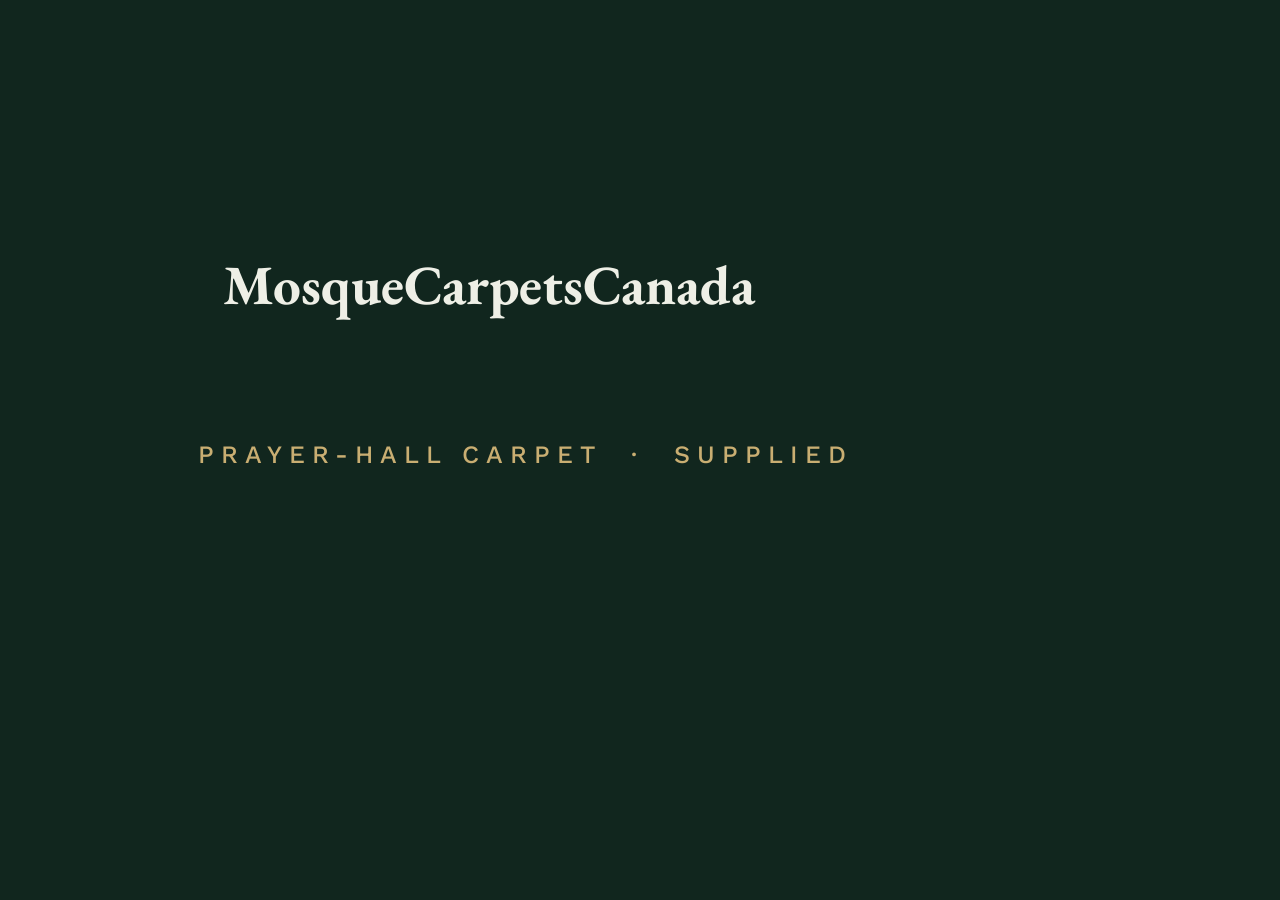
<file: docs/business-card/card-front-canva.html>
<!doctype html><html><head><meta charset="utf-8"><title>MosqueCarpetsCanada business card — front</title>
<link href="https://fonts.googleapis.com/css2?family=EB+Garamond:wght@700&family=Work+Sans:wght@500&display=swap" rel="stylesheet">
<style>html,body{margin:0;padding:0;background:#11261E}
.page{position:relative;width:1050px;height:600px;background:#11261E;overflow:hidden}
.abs{position:absolute;white-space:nowrap}
.name{left:223.4px;top:256.6px;font-family:'EB Garamond',serif;font-weight:700;font-size:55.3px;line-height:55.3px;color:#EEEFE6}
.tag{left:177.5px;width:695px;text-align:center;top:440.4px;font-family:'Work Sans',sans-serif;font-weight:500;font-size:25px;line-height:30px;letter-spacing:0.28em;color:#C9AE72}
</style></head><body>
<section class="page" data-document-role="page" data-label="Front">
<div class="abs name">MosqueCarpetsCanada</div>
<div class="abs tag">PRAYER-HALL CARPET &nbsp;·&nbsp; SUPPLIED</div>
</section></body></html>
</file>
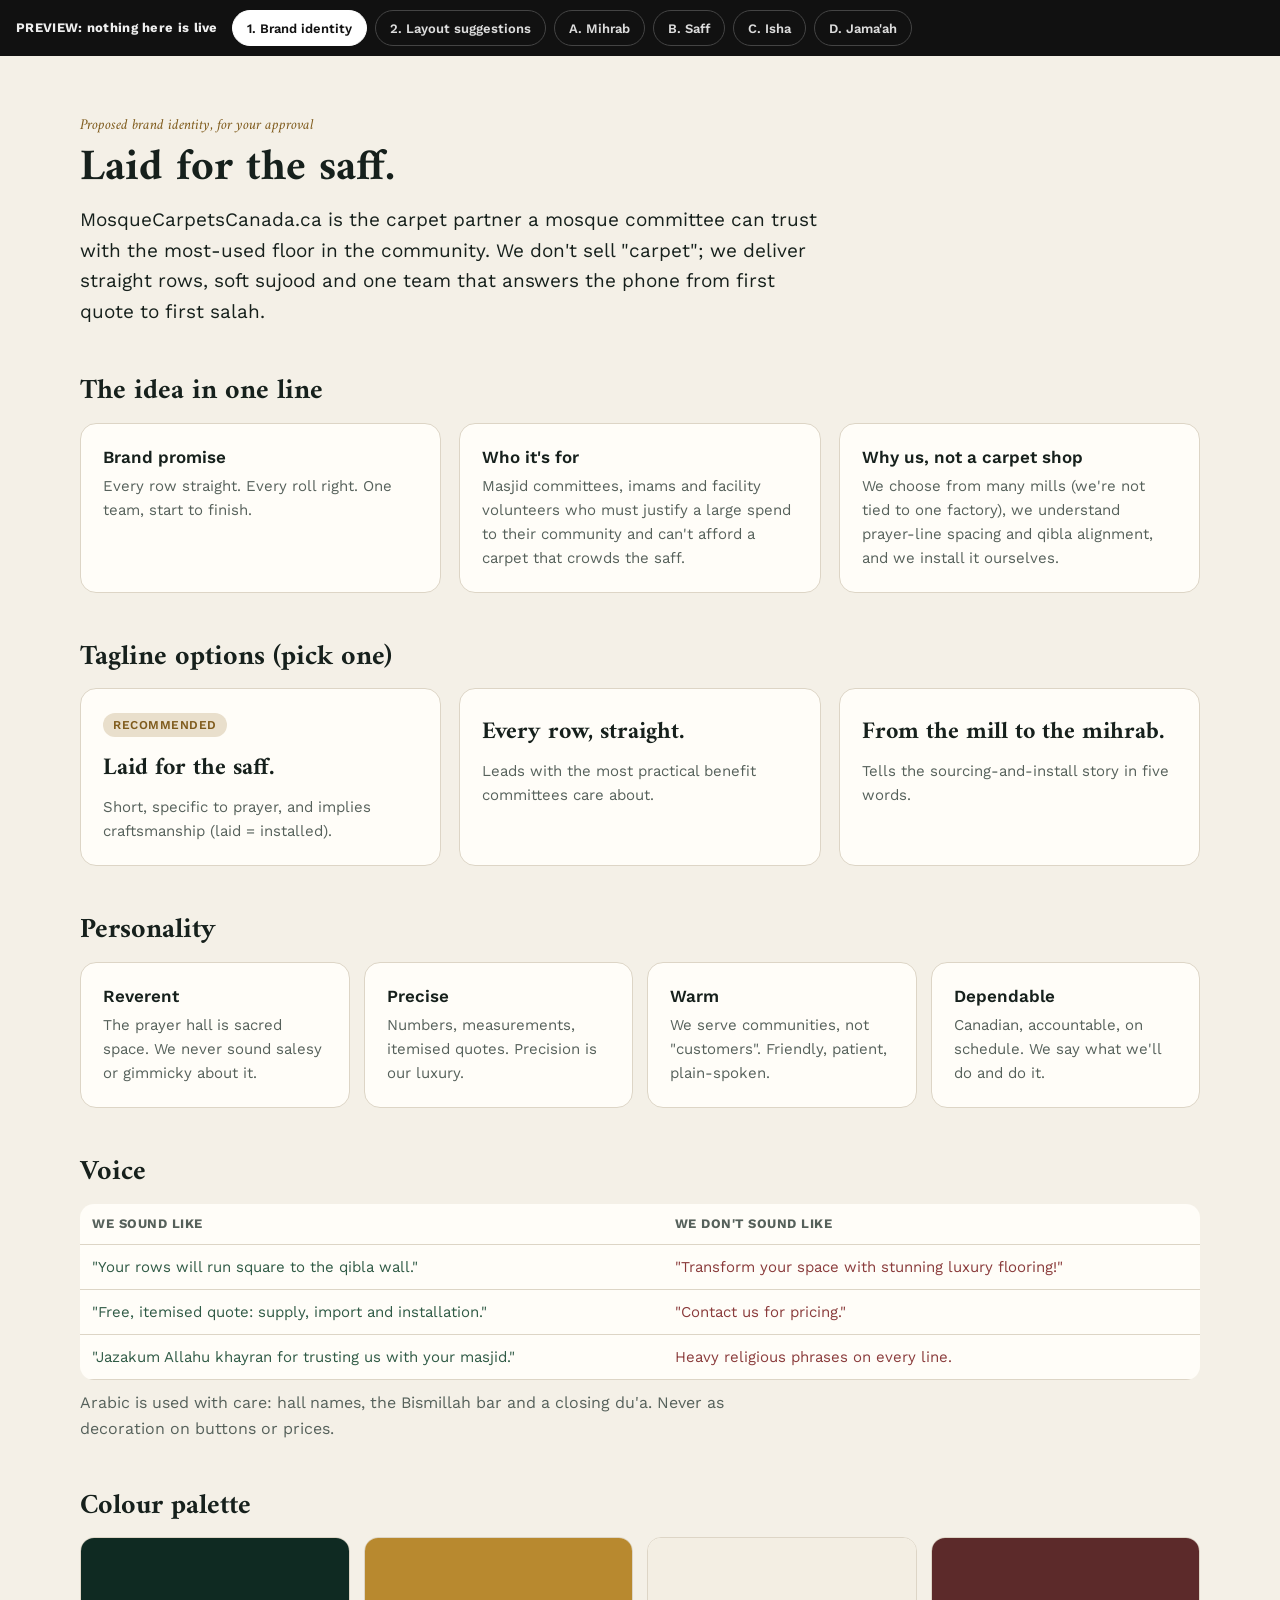
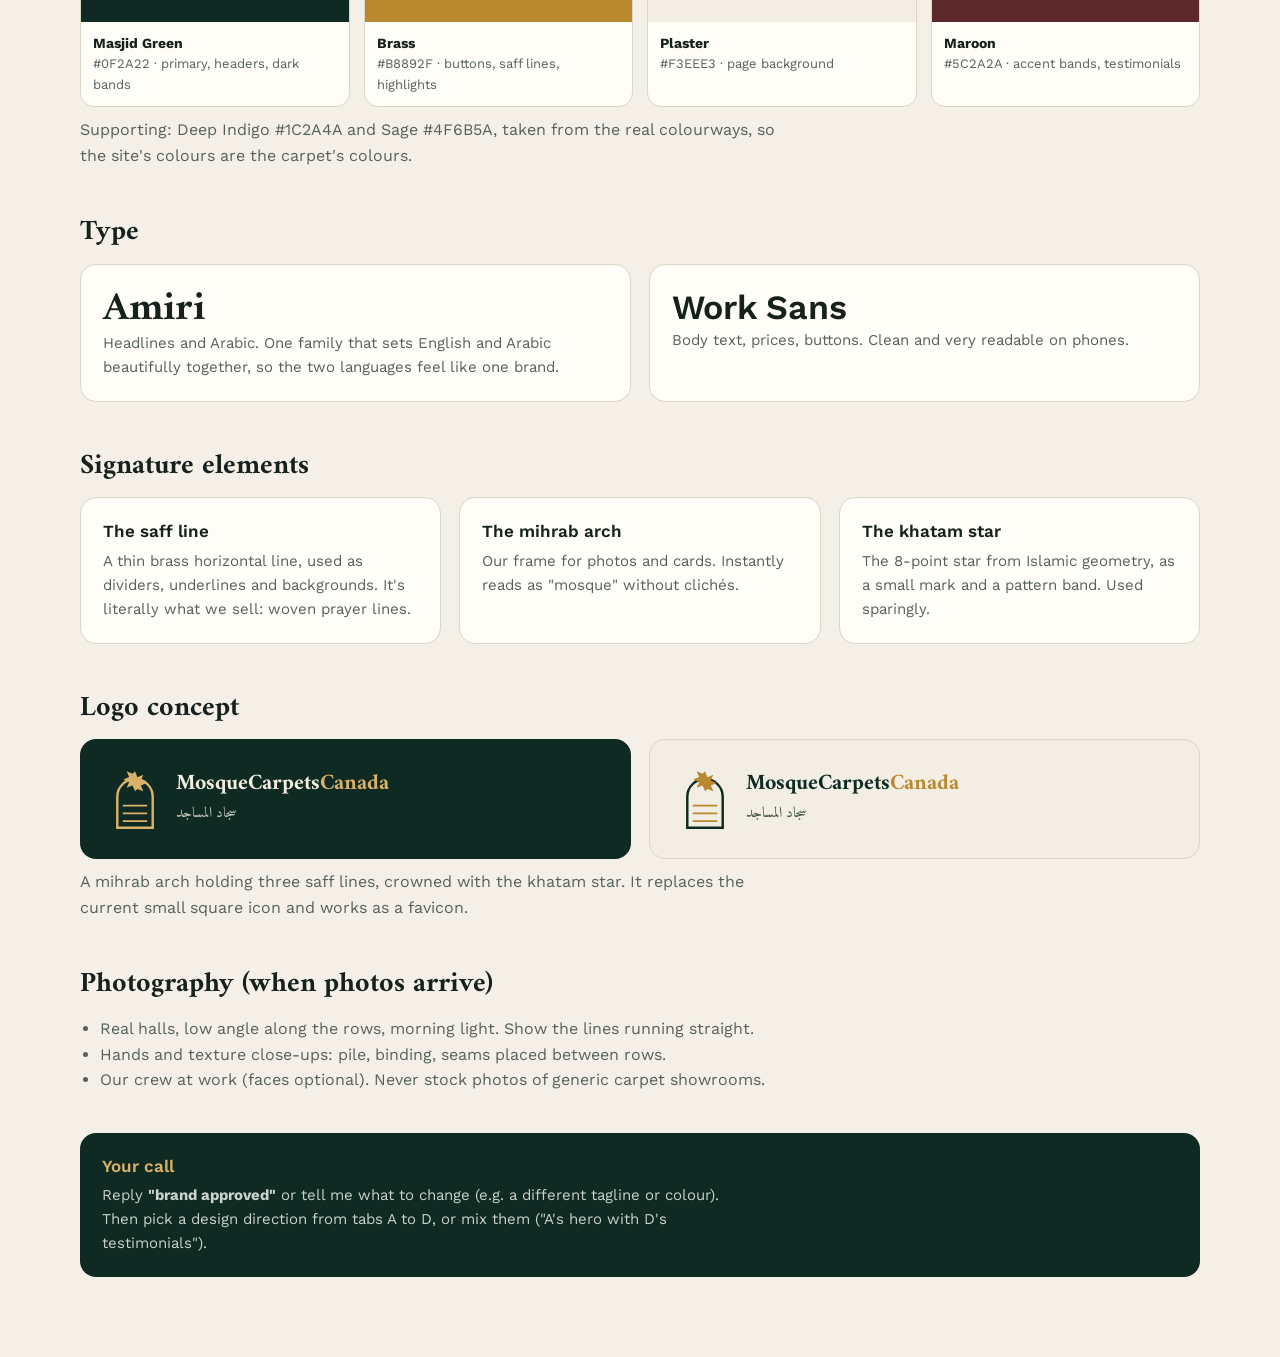
<file: previews/brand/brand-directions.html>
<!doctype html>
<html lang="en">
<head>
<meta charset="utf-8">
<meta name="viewport" content="width=device-width, initial-scale=1">
<title>Brand and Design Directions</title>
<link rel="preconnect" href="https://fonts.googleapis.com">
<link rel="preconnect" href="https://fonts.gstatic.com" crossorigin>
<link href="https://fonts.googleapis.com/css2?family=Amiri:wght@400;700&family=Work+Sans:wght@400;500;600;700&family=Fraunces:opsz,wght@9..144,400;9..144,600;9..144,800&family=Reem+Kufi:wght@500;700&family=DM+Serif+Display&family=DM+Sans:wght@400;500;700&display=swap" rel="stylesheet">
<style>
:root{
  --ink:#16201C; --dim:#56615B; --line:#DDD5C6; --bg:#F4F0E7; --card:#FFFDF8;
  --green:#0F2A22; --green-2:#1B4337; --brass:#B8892F; --brass-text:#7F5B1C; --brass-light:#D9B26A;
  --maroon:#5C2A2A; --indigo:#1C2A4A; --sand:#E9DFCC;
}
*{box-sizing:border-box;margin:0;padding:0}
body{background:var(--bg);color:var(--ink);font:16px/1.6 'Work Sans',system-ui,sans-serif}
a{color:inherit}
.chrome{position:sticky;top:0;z-index:50;background:#111;color:#eee;padding:10px 16px;display:flex;gap:8px;flex-wrap:wrap;align-items:center}
.chrome b{font-size:13px;margin-right:6px;letter-spacing:.3px}
.chrome button{font:600 13px 'Work Sans',sans-serif;background:transparent;color:#ddd;border:1px solid #444;border-radius:999px;padding:7px 14px;cursor:pointer;min-height:36px}
.chrome button[aria-selected="true"]{background:#fff;color:#111;border-color:#fff}
.tab{display:none}.tab.on{display:block}
.wrap{max-width:1120px;margin:0 auto;padding:0 24px}
.doc{padding:56px 0 80px}
.doc h1{font:700 44px/1.1 Amiri,serif;margin-bottom:12px}
.doc h2{font:700 28px/1.2 Amiri,serif;margin:48px 0 14px}
.doc h3{font:600 17px/1.3 'Work Sans',sans-serif;margin-bottom:6px}
.doc p,.doc li{color:var(--dim);max-width:70ch}
.doc .lede{font-size:19px;color:var(--ink);max-width:62ch}
.kicker{font:italic 15px Amiri,serif;color:var(--brass-text);display:block;margin-bottom:6px}
.grid2{display:grid;grid-template-columns:repeat(2,1fr);gap:18px}
.grid3{display:grid;grid-template-columns:repeat(3,1fr);gap:18px}
.grid4{display:grid;grid-template-columns:repeat(4,1fr);gap:14px}
@media(max-width:820px){.grid2,.grid3,.grid4{grid-template-columns:1fr}.doc h1{font-size:34px}}
.box{background:var(--card);border:1px solid var(--line);border-radius:16px;padding:22px}
.box p{font-size:15px}
.decision{display:flex;gap:12px;flex-wrap:wrap;margin-top:18px}
.pill{display:inline-block;font:600 12px 'Work Sans';letter-spacing:.5px;text-transform:uppercase;padding:5px 10px;border-radius:999px;background:var(--sand);color:var(--brass-text)}
.swatch{border-radius:14px;overflow:hidden;border:1px solid var(--line);background:var(--card)}
.swatch i{display:block;height:84px}
.swatch div{padding:10px 12px;font-size:13px;color:var(--dim)}
.swatch strong{display:block;color:var(--ink);font-size:14px}
.voice td,.voice th{padding:10px 12px;border-bottom:1px solid var(--line);text-align:left;font-size:15px;vertical-align:top}
.voice th{font-size:13px;text-transform:uppercase;letter-spacing:.5px;color:var(--dim)}
.voice{border-collapse:collapse;width:100%;background:var(--card);border-radius:14px;overflow:hidden}
.voice .no{color:#8A3B3B}.voice .yes{color:#2F5A45}
.logo-row{display:flex;gap:18px;flex-wrap:wrap}
.logo-tile{flex:1 1 240px;border-radius:16px;padding:28px;display:flex;align-items:center;gap:14px}
.logo-tile .wm{font:700 22px/1.1 Amiri,serif}
.logo-tile .wm small{display:block;font:400 15px Amiri,serif;opacity:.8;margin-top:4px}
ol.order{counter-reset:o;list-style:none;padding:0}
ol.order li{counter-increment:o;position:relative;padding:12px 14px 12px 54px;background:var(--card);border:1px solid var(--line);border-radius:12px;margin-bottom:8px;max-width:none;color:var(--ink)}
ol.order li::before{content:counter(o);position:absolute;left:14px;top:11px;width:28px;height:28px;border-radius:50%;background:var(--green);color:var(--brass-light);font:700 14px/28px 'Work Sans';text-align:center}
ol.order li span{display:block;font-size:14px;color:var(--dim)}
ol.order li.new::after{content:"New";position:absolute;right:14px;top:12px}
ol.order li.moved::after{content:"Moved up";position:absolute;right:14px;top:12px}
ol.order li.merged::after{content:"Merged";position:absolute;right:14px;top:12px}
ol.order li::after{font:600 11px 'Work Sans';letter-spacing:.5px;text-transform:uppercase;padding:3px 8px;border-radius:999px;background:var(--sand);color:var(--brass-text)}
@media(max-width:600px){ol.order li::after{position:static!important;display:inline-block;margin-top:6px}}
.fix{border-left:3px solid var(--brass);padding-left:14px;margin:10px 0}
.dir-intro{padding:40px 0 28px}
.dir-intro h1{font:700 36px/1.15 Amiri,serif}
.dir-intro p{color:var(--dim);max-width:70ch;margin-top:8px}
.dir-meta{display:flex;gap:10px;flex-wrap:wrap;margin-top:14px}
.chip{display:inline-flex;align-items:center;gap:8px;font-size:13px;background:var(--card);border:1px solid var(--line);border-radius:999px;padding:5px 12px 5px 6px}
.chip i{width:20px;height:20px;border-radius:50%;display:inline-block;border:1px solid rgba(0,0,0,.1)}
.frame{border-radius:20px;overflow:hidden;box-shadow:0 30px 60px -30px rgba(0,0,0,.35);margin-bottom:40px;border:1px solid var(--line)}
.note{font-size:13px;color:var(--dim);text-align:center;margin:-24px 0 56px}

/* ---------- Direction A: Mihrab (heritage luxury) ---------- */
.A{background:#F3EEE3;color:#14201B;font-family:'Work Sans',sans-serif}
.A .nav{display:flex;align-items:center;justify-content:space-between;padding:18px 40px;background:#0F2A22;color:#F3EEE3}
.A .nav .links{display:flex;gap:26px;font-size:14px;opacity:.85}
.A .btn{display:inline-block;background:#B8892F;color:#0F2A22;font-weight:700;font-size:15px;padding:13px 24px;border-radius:999px;text-decoration:none}
.A .btn.ghost{background:transparent;color:inherit;border:1px solid currentColor}
.A .hero{background:#0F2A22 radial-gradient(ellipse at 70% 30%,#1E4A3C 0,#0F2A22 60%);color:#F3EEE3;display:grid;grid-template-columns:1.1fr 1fr;gap:40px;padding:64px 40px 0;position:relative;overflow:hidden}
.A .hero h2{font:700 56px/1.05 Amiri,serif;margin:12px 0 18px}
.A .hero h2 em{color:#D9B26A;font-style:normal}
.A .hero p{color:#C9D2CB;max-width:44ch;margin-bottom:26px}
.A .hero .ar{font:400 22px Amiri,serif;color:#D9B26A}
.A .arch{align-self:end;justify-self:center;width:340px;height:420px;border-radius:170px 170px 0 0;border:2px solid #B8892F;padding:14px;position:relative}
.A .arch .inner{width:100%;height:100%;border-radius:156px 156px 0 0;background:repeating-linear-gradient(180deg,#5C2A2A 0 46px,#D9B26A 46px 48px);position:relative;overflow:hidden}
.A .arch .inner::after{content:"";position:absolute;inset:0;background:linear-gradient(180deg,rgba(15,42,34,.0),rgba(15,42,34,.45))}
.A .band{height:46px;background:#0F2A22 url("data:image/svg+xml,%3Csvg xmlns='http://www.w3.org/2000/svg' width='46' height='46'%3E%3Cpath d='M23 4l5 12 12-5-5 12 12 5-12 5 5 12-12-5-5 12-5-12-12 5 5-12-12-5 12-5-5-12 12 5z' fill='none' stroke='%23B8892F' stroke-width='1.2'/%3E%3C/svg%3E");border-top:1px solid #B8892F;border-bottom:1px solid #B8892F}
.A .sec{padding:64px 40px}
.A .sec h3{font:700 36px Amiri,serif;margin-bottom:6px}
.A .sec .sub{color:#56615B;margin-bottom:30px}
.A .cards{display:grid;grid-template-columns:repeat(3,1fr);gap:22px}
.A .card{background:#FFFDF8;border-radius:150px 150px 18px 18px;border:1px solid #DCCFB5;padding:22px 22px 24px;text-align:center}
.A .card .pic{height:150px;border-radius:130px 130px 10px 10px;margin-bottom:18px;background:repeating-linear-gradient(180deg,#0F2A22 0 22px,#B8892F 22px 23px)}
.A .card:nth-child(2) .pic{background:repeating-linear-gradient(180deg,#5C2A2A 0 22px,#D9B26A 22px 23px)}
.A .card:nth-child(3) .pic{background:repeating-linear-gradient(180deg,#1C2A4A 0 22px,#D9B26A 22px 23px)}
.A .card .dims{font:700 30px Amiri,serif;color:#7F5B1C}
.A .card .ar{font:16px Amiri,serif;color:#4F6B5A}
.A .card h4{font:700 19px Amiri,serif;margin:6px 0}
.A .card .price{font-weight:700;margin:12px 0}
.A .quote{background:#5C2A2A;color:#F3EEE3;padding:56px 40px;text-align:center}
.A .quote blockquote{font:400 30px/1.35 Amiri,serif;max-width:30ch;margin:0 auto 14px}
.A .quote cite{font-style:normal;color:#D9B26A;font-size:14px}
@media(max-width:820px){.A .hero{grid-template-columns:1fr;padding:40px 22px 0}.A .hero h2{font-size:40px}.A .arch{width:250px;height:300px}.A .cards{grid-template-columns:1fr}.A .nav .links{display:none}.A .sec{padding:44px 22px}}

/* ---------- Direction B: Saff (modern editorial) ---------- */
.B{background:#FAF7F0;color:#111;font-family:'Work Sans',sans-serif}
.B .nav{display:flex;justify-content:space-between;align-items:center;padding:22px 44px;border-bottom:1px solid #111}
.B .nav .mark{font:800 20px Fraunces,serif;letter-spacing:-.5px}
.B .nav .links{display:flex;gap:28px;font-size:14px}
.B .btn{display:inline-block;background:#111;color:#FAF7F0;font-weight:600;padding:14px 26px;text-decoration:none;font-size:15px}
.B .btn.gold{background:#B8892F;color:#111}
.B .hero{padding:70px 44px 40px;position:relative}
.B .hero h2{font:800 104px/.92 Fraunces,serif;letter-spacing:-3px;max-width:11ch}
.B .hero h2 span{color:#B8892F}
.B .hero .row{display:grid;grid-template-columns:1fr 1fr;gap:44px;margin-top:40px;align-items:end}
.B .hero p{font-size:19px;max-width:40ch;color:#333}
.B .lines{height:120px;background:repeating-linear-gradient(180deg,transparent 0 22px,#B8892F 22px 24px)}
.B .stats{display:grid;grid-template-columns:repeat(3,1fr);border-top:1px solid #111;border-bottom:1px solid #111}
.B .stats div{padding:26px 44px;border-right:1px solid #111}
.B .stats div:last-child{border-right:0}
.B .stats b{display:block;font:800 56px/1 Fraunces,serif}
.B .stats span{font-size:14px;color:#555}
.B .sec{padding:70px 44px}
.B .sec h3{font:800 54px/1 Fraunces,serif;letter-spacing:-1.5px;margin-bottom:34px}
.B .list{border-top:1px solid #111}
.B .item{display:grid;grid-template-columns:80px 1.2fr 1fr auto;gap:24px;align-items:center;padding:26px 0;border-bottom:1px solid #111}
.B .item .n{font:800 40px Fraunces,serif;color:#B8892F}
.B .item h4{font:600 28px Fraunces,serif}
.B .item p{color:#555;font-size:15px}
.B .item .price{font:600 20px Fraunces,serif;white-space:nowrap}
.B .feature{background:#111;color:#FAF7F0;display:grid;grid-template-columns:1fr 1fr}
.B .feature .txt{padding:64px 44px}
.B .feature h3{font:800 48px/1 Fraunces,serif;letter-spacing:-1px;margin-bottom:18px}
.B .feature p{color:#BBB;max-width:40ch}
.B .feature .viz{background:repeating-linear-gradient(180deg,#1A1A1A 0 40px,#B8892F 40px 42px);min-height:320px}
@media(max-width:820px){.B .hero{padding:44px 22px 30px}.B .hero h2{font-size:60px;letter-spacing:-1.5px}.B .hero .row,.B .feature{grid-template-columns:1fr}.B .stats{grid-template-columns:1fr}.B .stats div{border-right:0;border-bottom:1px solid #111;padding:20px 22px}.B .sec{padding:44px 22px}.B .sec h3{font-size:38px}.B .item{grid-template-columns:50px 1fr;}.B .item p,.B .item .price{grid-column:2}.B .nav{padding:18px 22px}.B .nav .links{display:none}.B .feature .txt{padding:44px 22px}}

/* ---------- Direction C: Isha (night luxury) ---------- */
.C{background:#0A1222;color:#E8E2D2;font-family:'Work Sans',sans-serif}
.C .nav{display:flex;justify-content:space-between;align-items:center;padding:20px 40px}
.C .nav .mark{font:700 20px 'Reem Kufi',sans-serif;color:#E7C77F}
.C .nav .links{display:flex;gap:26px;font-size:14px;color:#AEB6C8}
.C .btn{display:inline-block;background:linear-gradient(180deg,#E7C77F,#B8892F);color:#0A1222;font-weight:700;padding:14px 26px;border-radius:12px;text-decoration:none;box-shadow:0 10px 30px -8px rgba(231,199,127,.55);font-size:15px}
.C .btn.ghost{background:transparent;color:#E7C77F;border:1px solid rgba(231,199,127,.5);box-shadow:none}
.C .hero{text-align:center;padding:60px 40px 0;position:relative;overflow:hidden;background:radial-gradient(ellipse 60% 50% at 50% 30%,rgba(231,199,127,.18),transparent 70%)}
.C .lamp{width:60px;height:90px;margin:0 auto 18px;position:relative}
.C .lamp::before{content:"";position:absolute;left:50%;top:0;width:1px;height:26px;background:#E7C77F}
.C .lamp::after{content:"";position:absolute;left:8px;top:26px;width:44px;height:58px;border-radius:22px 22px 10px 10px;background:radial-gradient(circle at 50% 55%,#FFE6A8,#B8892F 60%,#5a3f10);box-shadow:0 0 60px 20px rgba(231,199,127,.35)}
.C .hero .ar{font:500 22px 'Reem Kufi',sans-serif;color:#E7C77F}
.C .hero h2{font:700 60px/1.08 'Reem Kufi',sans-serif;margin:10px auto 16px;max-width:16ch;color:#F5EFE0}
.C .hero p{color:#AEB6C8;max-width:50ch;margin:0 auto 28px}
.C .floor{margin:46px auto 0;height:200px;max-width:900px;transform:perspective(600px) rotateX(55deg);transform-origin:bottom;background:repeating-linear-gradient(180deg,#1C2A4A 0 30px,#E7C77F 30px 32px);border-radius:8px;box-shadow:0 -20px 80px rgba(231,199,127,.15)}
.C .sec{padding:70px 40px}
.C .sec h3{font:700 38px 'Reem Kufi',sans-serif;text-align:center;margin-bottom:8px;color:#F5EFE0}
.C .sec .sub{text-align:center;color:#AEB6C8;margin-bottom:36px}
.C .cards{display:grid;grid-template-columns:repeat(3,1fr);gap:20px}
.C .card{background:linear-gradient(180deg,#121D33,#0E172A);border:1px solid rgba(231,199,127,.22);border-radius:18px;padding:26px;position:relative}
.C .card.pop{border-color:#E7C77F;box-shadow:0 0 0 1px #E7C77F,0 20px 60px -20px rgba(231,199,127,.4)}
.C .card .dims{font:700 34px 'Reem Kufi',sans-serif;color:#E7C77F}
.C .card h4{font-size:18px;margin:4px 0 8px;color:#F5EFE0}
.C .card p{color:#AEB6C8;font-size:14.5px}
.C .card .price{margin:16px 0;font-size:20px;font-weight:700;color:#F5EFE0}
.C .swatches{display:flex;gap:14px;justify-content:center;flex-wrap:wrap}
.C .swatches div{width:150px;height:200px;border-radius:75px 75px 12px 12px;box-shadow:0 20px 50px -20px rgba(0,0,0,.6),inset 0 0 0 1px rgba(231,199,127,.35);display:flex;align-items:flex-end;justify-content:center;padding-bottom:12px;font-size:13px;color:#F5EFE0}
@media(max-width:820px){.C .hero{padding:40px 22px 0}.C .hero h2{font-size:40px}.C .cards{grid-template-columns:1fr}.C .sec{padding:44px 22px}.C .nav .links{display:none}.C .nav{padding:18px 22px}.C .swatches div{width:46%;height:150px}}

/* ---------- Direction D: Jama'ah (warm community) ---------- */
.D{background:#F7EFE4;color:#2A1E1A;font-family:'DM Sans',sans-serif}
.D .nav{display:flex;justify-content:space-between;align-items:center;padding:18px 40px}
.D .nav .mark{font:400 24px 'DM Serif Display',serif;color:#5C2A2A}
.D .nav .links{display:flex;gap:24px;font-size:14px}
.D .btn{display:inline-block;background:#5C2A2A;color:#FFF7EC;font-weight:700;padding:14px 26px;border-radius:14px;text-decoration:none;font-size:15px}
.D .btn.alt{background:#E2B860;color:#2A1E1A}
.D .hero{display:grid;grid-template-columns:1fr 1fr;gap:36px;padding:40px 40px 60px;align-items:center}
.D .hero h2{font:400 62px/1.02 'DM Serif Display',serif;color:#3D1B1B;margin:8px 0 16px}
.D .hero p{font-size:18px;color:#5B4A42;max-width:42ch;margin-bottom:24px}
.D .tag{display:inline-block;background:#E8D5BC;color:#5C2A2A;font-weight:700;font-size:13px;padding:6px 12px;border-radius:999px}
.D .collage{display:grid;grid-template-columns:1fr 1fr;grid-template-rows:150px 150px;gap:12px}
.D .collage div{border-radius:20px;display:flex;align-items:flex-end;padding:12px;font-size:12px;font-weight:700;color:#FFF7EC}
.D .collage .a{grid-row:span 2;background:linear-gradient(180deg,rgba(0,0,0,0) 50%,rgba(0,0,0,.4)),repeating-linear-gradient(180deg,#5C2A2A 0 28px,#E2B860 28px 30px)}
.D .collage .b{background:#7A8F6E}
.D .collage .c{background:#2F4A3C}
.D .proof{background:#FFF9F0;margin:0 40px;border-radius:24px;padding:30px;display:grid;grid-template-columns:2fr 1fr 1fr 1fr;gap:20px;align-items:center;box-shadow:0 20px 40px -30px rgba(92,42,42,.4)}
.D .proof blockquote{font:400 22px/1.35 'DM Serif Display',serif;color:#3D1B1B}
.D .proof cite{display:block;font:500 13px 'DM Sans';color:#7A5E52;margin-top:8px;font-style:normal}
.D .proof b{display:block;font:400 40px 'DM Serif Display',serif;color:#5C2A2A}
.D .proof span{font-size:13px;color:#7A5E52}
.D .sec{padding:64px 40px}
.D .sec h3{font:400 42px 'DM Serif Display',serif;color:#3D1B1B;margin-bottom:6px}
.D .sec .sub{color:#5B4A42;margin-bottom:28px}
.D .cards{display:grid;grid-template-columns:repeat(3,1fr);gap:18px}
.D .card{background:#FFF9F0;border-radius:24px;overflow:hidden;box-shadow:0 14px 30px -24px rgba(92,42,42,.5)}
.D .card .pic{height:130px;background:repeating-linear-gradient(90deg,#7A8F6E 0 36px,#6C8061 36px 38px)}
.D .card:nth-child(2) .pic{background:repeating-linear-gradient(90deg,#5C2A2A 0 36px,#4E2323 36px 38px)}
.D .card:nth-child(3) .pic{background:repeating-linear-gradient(90deg,#2F4A3C 0 36px,#263E32 36px 38px)}
.D .card .body{padding:20px 22px 24px}
.D .card h4{font:400 24px 'DM Serif Display',serif}
.D .card p{color:#5B4A42;font-size:15px;margin:6px 0 14px}
.D .card .price{font-weight:700;margin-bottom:14px}
.D .steps{display:grid;grid-template-columns:repeat(4,1fr);gap:14px}
.D .steps div{background:#E8D5BC;border-radius:20px;padding:20px}
.D .steps b{display:inline-grid;place-items:center;width:34px;height:34px;border-radius:50%;background:#5C2A2A;color:#FFF7EC;margin-bottom:10px}
@media(max-width:820px){.D .hero,.D .cards,.D .steps{grid-template-columns:1fr}.D .hero{padding:24px 22px 40px}.D .hero h2{font-size:42px}.D .proof{grid-template-columns:1fr;margin:0 16px}.D .sec{padding:44px 22px}.D .nav .links{display:none}.D .nav{padding:18px 22px}}
</style>
</head>
<body>
<nav class="chrome" role="tablist" aria-label="Sections">
  <b>PREVIEW: nothing here is live</b>
  <button role="tab" data-t="brand" aria-selected="true">1. Brand identity</button>
  <button role="tab" data-t="layout" aria-selected="false">2. Layout suggestions</button>
  <button role="tab" data-t="a" aria-selected="false">A. Mihrab</button>
  <button role="tab" data-t="b" aria-selected="false">B. Saff</button>
  <button role="tab" data-t="c" aria-selected="false">C. Isha</button>
  <button role="tab" data-t="d" aria-selected="false">D. Jama'ah</button>
</nav>

<!-- ================= BRAND ================= -->
<section class="tab on" id="t-brand"><div class="wrap doc">
  <span class="kicker">Proposed brand identity, for your approval</span>
  <h1>Laid for the saff.</h1>
  <p class="lede">MosqueCarpetsCanada.ca is the carpet partner a mosque committee can trust with the most-used floor in the community. We don't sell "carpet"; we deliver straight rows, soft sujood and one team that answers the phone from first quote to first salah.</p>

  <h2>The idea in one line</h2>
  <div class="grid3">
    <div class="box"><h3>Brand promise</h3><p>Every row straight. Every roll right. One team, start to finish.</p></div>
    <div class="box"><h3>Who it's for</h3><p>Masjid committees, imams and facility volunteers who must justify a large spend to their community and can't afford a carpet that crowds the saff.</p></div>
    <div class="box"><h3>Why us, not a carpet shop</h3><p>We choose from many mills (we're not tied to one factory), we understand prayer-line spacing and qibla alignment, and we install it ourselves.</p></div>
  </div>

  <h2>Tagline options (pick one)</h2>
  <div class="grid3">
    <div class="box"><span class="pill">Recommended</span><h3 style="margin-top:10px;font:700 24px Amiri,serif">Laid for the saff.</h3><p>Short, specific to prayer, and implies craftsmanship (laid = installed).</p></div>
    <div class="box"><h3 style="font:700 24px Amiri,serif">Every row, straight.</h3><p>Leads with the most practical benefit committees care about.</p></div>
    <div class="box"><h3 style="font:700 24px Amiri,serif">From the mill to the mihrab.</h3><p>Tells the sourcing-and-install story in five words.</p></div>
  </div>

  <h2>Personality</h2>
  <div class="grid4">
    <div class="box"><h3>Reverent</h3><p>The prayer hall is sacred space. We never sound salesy or gimmicky about it.</p></div>
    <div class="box"><h3>Precise</h3><p>Numbers, measurements, itemised quotes. Precision is our luxury.</p></div>
    <div class="box"><h3>Warm</h3><p>We serve communities, not "customers". Friendly, patient, plain-spoken.</p></div>
    <div class="box"><h3>Dependable</h3><p>Canadian, accountable, on schedule. We say what we'll do and do it.</p></div>
  </div>

  <h2>Voice</h2>
  <table class="voice">
    <tr><th>We sound like</th><th>We don't sound like</th></tr>
    <tr><td class="yes">"Your rows will run square to the qibla wall."</td><td class="no">"Transform your space with stunning luxury flooring!"</td></tr>
    <tr><td class="yes">"Free, itemised quote: supply, import and installation."</td><td class="no">"Contact us for pricing."</td></tr>
    <tr><td class="yes">"Jazakum Allahu khayran for trusting us with your masjid."</td><td class="no">Heavy religious phrases on every line.</td></tr>
  </table>
  <p style="margin-top:10px">Arabic is used with care: hall names, the Bismillah bar and a closing du'a. Never as decoration on buttons or prices.</p>

  <h2>Colour palette</h2>
  <div class="grid4">
    <div class="swatch"><i style="background:#0F2A22"></i><div><strong>Masjid Green</strong>#0F2A22 · primary, headers, dark bands</div></div>
    <div class="swatch"><i style="background:#B8892F"></i><div><strong>Brass</strong>#B8892F · buttons, saff lines, highlights</div></div>
    <div class="swatch"><i style="background:#F3EEE3"></i><div><strong>Plaster</strong>#F3EEE3 · page background</div></div>
    <div class="swatch"><i style="background:#5C2A2A"></i><div><strong>Maroon</strong>#5C2A2A · accent bands, testimonials</div></div>
  </div>
  <p style="margin-top:10px">Supporting: Deep Indigo #1C2A4A and Sage #4F6B5A, taken from the real colourways, so the site's colours are the carpet's colours.</p>

  <h2>Type</h2>
  <div class="grid2">
    <div class="box"><p style="font:700 40px/1.1 Amiri,serif;color:var(--ink)">Amiri</p><p>Headlines and Arabic. One family that sets English and Arabic beautifully together, so the two languages feel like one brand.</p></div>
    <div class="box"><p style="font:600 34px/1.2 'Work Sans',sans-serif;color:var(--ink)">Work Sans</p><p>Body text, prices, buttons. Clean and very readable on phones.</p></div>
  </div>

  <h2>Signature elements</h2>
  <div class="grid3">
    <div class="box"><h3>The saff line</h3><p>A thin brass horizontal line, used as dividers, underlines and backgrounds. It's literally what we sell: woven prayer lines.</p></div>
    <div class="box"><h3>The mihrab arch</h3><p>Our frame for photos and cards. Instantly reads as "mosque" without clichés.</p></div>
    <div class="box"><h3>The khatam star</h3><p>The 8-point star from Islamic geometry, as a small mark and a pattern band. Used sparingly.</p></div>
  </div>

  <h2>Logo concept</h2>
  <div class="logo-row">
    <div class="logo-tile" style="background:#0F2A22;color:#F3EEE3">
      <svg width="54" height="62" viewBox="0 0 48 56" aria-hidden="true"><path d="M8 54V26a16 16 0 0 1 32 0v28z" fill="none" stroke="#D9B26A" stroke-width="2.2"/><path d="M13 34h22M13 41h22M13 48h22" stroke="#D9B26A" stroke-width="1.6"/><path d="M24 3l2.2 5.3 5.3-2.2-2.2 5.3 5.3 2.2-5.3 2.2 2.2 5.3-5.3-2.2L24 21l-2.2-5.3-5.3 2.2 2.2-5.3-5.3-2.2 5.3-2.2-2.2-5.3 5.3 2.2z" fill="#D9B26A"/></svg>
      <div class="wm">MosqueCarpets<span style="color:#D9B26A">Canada</span><small>سجاد المساجد</small></div>
    </div>
    <div class="logo-tile" style="background:#F3EEE3;color:#0F2A22;border:1px solid var(--line)">
      <svg width="54" height="62" viewBox="0 0 48 56" aria-hidden="true"><path d="M8 54V26a16 16 0 0 1 32 0v28z" fill="none" stroke="#0F2A22" stroke-width="2.2"/><path d="M13 34h22M13 41h22M13 48h22" stroke="#B8892F" stroke-width="1.6"/><path d="M24 3l2.2 5.3 5.3-2.2-2.2 5.3 5.3 2.2-5.3 2.2 2.2 5.3-5.3-2.2L24 21l-2.2-5.3-5.3 2.2 2.2-5.3-5.3-2.2 5.3-2.2-2.2-5.3 5.3 2.2z" fill="#B8892F"/></svg>
      <div class="wm">MosqueCarpets<span style="color:#B8892F">Canada</span><small>سجاد المساجد</small></div>
    </div>
  </div>
  <p style="margin-top:10px">A mihrab arch holding three saff lines, crowned with the khatam star. It replaces the current small square icon and works as a favicon.</p>

  <h2>Photography (when photos arrive)</h2>
  <ul style="padding-left:20px">
    <li>Real halls, low angle along the rows, morning light. Show the lines running straight.</li>
    <li>Hands and texture close-ups: pile, binding, seams placed between rows.</li>
    <li>Our crew at work (faces optional). Never stock photos of generic carpet showrooms.</li>
  </ul>

  <div class="box" style="margin-top:40px;background:var(--green);color:#F3EEE3;border:0">
    <h3 style="color:#D9B26A">Your call</h3>
    <p style="color:#C9D2CB">Reply <b>"brand approved"</b> or tell me what to change (e.g. a different tagline or colour). Then pick a design direction from tabs A to D, or mix them ("A's hero with D's testimonials").</p>
  </div>
</div></section>

<!-- ================= LAYOUT ================= -->
<section class="tab" id="t-layout"><div class="wrap doc">
  <span class="kicker">Marketing and ease-of-use review of the current homepage</span>
  <h1>Shorter page, buying first, more life.</h1>
  <p class="lede">Today the homepage has 12 sections at a similar volume, mostly cream boxes on cream. Visitors have to scroll past installation details to reach colours and the calculator, which are part of choosing a carpet. My suggestions, in order of impact:</p>

  <h2>What I'd change</h2>
  <div class="grid2">
    <div class="box"><h3>1. Put "choosing" together</h3><p>Hall sizes → colourways → fit calculator should sit next to each other. Right now colourways and the calculator are 4 sections below the hall sizes, after installation.</p></div>
    <div class="box"><h3>2. Cut 12 sections to 9</h3><p>Merge "Four steps" with "Installation" into one "How it works". Fold the line-spacing explainer into the hall-size area as a short "Which spacing?" note.</p></div>
    <div class="box"><h3>3. Shorter, braver hero</h3><p>The headline runs 4 lines. Proposed: "Laid for the saff." plus one sentence, two buttons ("Shop hall sizes", "Request a quote") and a large mihrab-framed image instead of the small illustration.</p></div>
    <div class="box"><h3>4. Rhythm, not sameness</h3><p>Alternate dark green, cream and one maroon band, separated by a brass saff line. Fewer outlined boxes, more full-width bands. This is what brings back the identity.</p></div>
    <div class="box"><h3>5. Proof near the money</h3><p>Add a testimonial and "mosques we've carpeted" right after the hall sizes, where people decide to buy. (Needs item #17 from you.)</p></div>
    <div class="box"><h3>6. Clear navigation</h3><p>Menu: Hall sizes · Colours · Installation · About · FAQ. "Fit calculator" becomes a button inside Hall sizes, not a menu item.</p></div>
  </div>

  <h2>Two small bugs I spotted</h2>
  <p class="fix"><b>Trust strip:</b> the grey dome shapes above the four trust points are cut off at the top, which looks broken. Fix: show them in full or remove them.</p>
  <p class="fix"><b>Footer:</b> links in each column run together on one line ("By hall size Colourways"). Fix: one link per line.</p>

  <h2>Proposed homepage order</h2>
  <ol class="order">
    <li>Bismillah bar + header<span>Unchanged, with the new logo mark if approved.</span></li>
    <li>Hero: "Laid for the saff."<span>One sentence, two buttons, large arched image. Trust points sit inside the hero bottom.</span></li>
    <li class="moved">Shop by hall size (slider with Buy now)<span>With a "Not sure? Use the fit calculator" link and a one-line spacing tip.</span></li>
    <li class="moved">Colourways<span>Right after sizes, because it's the next decision.</span></li>
    <li class="new">What committees say<span>Testimonial + mosques served (shown only once you send one).</span></li>
    <li class="merged">How it works: measure → choose → import → install<span>Merges "Four steps" and "Installation" into one dark band.</span></li>
    <li>Sourced, not manufactured<span>The sourcing story, shorter, with the rolls illustration.</span></li>
    <li class="moved">Fit calculator<span>Also reachable from the hall-size section.</span></li>
    <li>FAQ, then closing quote banner and footer<span>Unchanged content, footer links fixed.</span></li>
  </ol>
  <p style="margin-top:14px">The line-spacing explainer (90 / 95 / 100cm) moves into the product page and a short tip under the hall sizes. Nothing is deleted; it's re-ordered and merged.</p>
</div></section>

<!-- ================= A ================= -->
<section class="tab" id="t-a"><div class="wrap">
  <div class="dir-intro"><span class="kicker">Direction A</span><h1>Mihrab: heritage luxury</h1>
  <p>The closest to your brand today, turned up. Deep green, brass and maroon, arch-framed images and cards, a khatam pattern band. Feels like a beautifully finished masjid.</p>
  <div class="dir-meta"><span class="chip"><i style="background:#0F2A22"></i>Masjid Green</span><span class="chip"><i style="background:#B8892F"></i>Brass</span><span class="chip"><i style="background:#5C2A2A"></i>Maroon</span><span class="chip">Amiri + Work Sans</span><span class="pill">My pick</span></div></div>
  <div class="frame A">
    <div class="nav"><strong style="font:700 20px Amiri,serif">MosqueCarpets<span style="color:#D9B26A">Canada</span></strong><div class="links"><span>Hall sizes</span><span>Colours</span><span>Installation</span><span>About</span></div><a class="btn" href="#">Request a quote</a></div>
    <div class="hero">
      <div style="padding-bottom:60px"><span class="ar">سجاد المساجد</span><h2>Laid for the <em>saff</em>.</h2><p>Luxury prayer-hall carpet, sourced from specialist mills, imported and installed by our own team across Canada.</p><a class="btn" href="#">Shop hall sizes</a>&nbsp; <a class="btn ghost" href="#">Request a quote</a></div>
      <div class="arch"><div class="inner"></div></div>
    </div>
    <div class="band" aria-hidden="true"></div>
    <div class="sec"><h3>Shop by hall size</h3><p class="sub">Three standard sizes, or a quote for any hall.</p>
      <div class="cards">
        <div class="card"><div class="pic"></div><div class="dims">4 × 6 m</div><div class="ar">مصلى صغير</div><h4>Musalla, small</h4><div class="price">from $1,150 CAD</div><a class="btn" href="#">Buy now</a></div>
        <div class="card" style="border-color:#B8892F;box-shadow:0 20px 40px -24px rgba(15,42,34,.5)"><div class="pic"></div><div class="dims">8 × 12 m</div><div class="ar">القاعة الرئيسية</div><h4>Main hall, mid-size</h4><div class="price">from $3,650 CAD</div><a class="btn" href="#">Buy now</a></div>
        <div class="card"><div class="pic"></div><div class="dims">15 × 22 m</div><div class="ar">قاعة الجمعة</div><h4>Jumu'ah hall, large</h4><div class="price">from $9,950 CAD</div><a class="btn" href="#">Buy now</a></div>
      </div></div>
    <div class="quote"><blockquote>"The rows finally run straight to the qibla. Our jama'ah noticed on the first Jumu'ah."</blockquote><cite>Sample testimonial: replace with a real one</cite></div>
  </div>
  <p class="note">Mock-up with drawings in place of photos. Prices and copy are your current ones.</p>
</div></section>

<!-- ================= B ================= -->
<section class="tab" id="t-b"><div class="wrap">
  <div class="dir-intro"><span class="kicker">Direction B</span><h1>Saff: modern editorial</h1>
  <p>Confident and contemporary. Huge type, black rules and brass prayer lines as the main graphic. Feels like a premium architecture studio. Most different from today; strongest for standing out.</p>
  <div class="dir-meta"><span class="chip"><i style="background:#111"></i>Ink</span><span class="chip"><i style="background:#B8892F"></i>Brass</span><span class="chip"><i style="background:#FAF7F0"></i>Paper</span><span class="chip">Fraunces + Work Sans</span></div></div>
  <div class="frame B">
    <div class="nav"><span class="mark">MosqueCarpets<span style="color:#B8892F">.</span>ca</span><div class="links"><span>Hall sizes</span><span>Colours</span><span>Installation</span><span>About</span></div><a class="btn gold" href="#">Get a quote</a></div>
    <div class="hero"><h2>Every row, <span>straight.</span></h2>
      <div class="row"><p>Prayer-hall carpet with lines woven in at 90, 95 or 100cm. Sourced from specialist mills, installed square to your qibla wall.</p><div><a class="btn" href="#">Shop hall sizes</a> <a class="btn gold" href="#">Request a quote</a></div></div></div>
    <div class="lines" aria-hidden="true"></div>
    <div class="stats"><div><b>3</b><span>woven row spacings</span></div><div><b>1</b><span>team, quote to first salah</span></div><div><b>0</b><span>seams under a sujood</span></div></div>
    <div class="sec"><h3>Hall sizes</h3><div class="list">
      <div class="item"><span class="n">01</span><div><h4>Musalla · 4 × 6 m</h4></div><p>Side rooms and women's areas. One seamless roll.</p><span class="price">$1,150 CAD →</span></div>
      <div class="item"><span class="n">02</span><div><h4>Main hall · 8 × 12 m</h4></div><p>Most ordered. Hidden seam between rows.</p><span class="price">$3,650 CAD →</span></div>
      <div class="item"><span class="n">03</span><div><h4>Jumu'ah · 15 × 22 m</h4></div><p>Site visit and floor template included.</p><span class="price">$9,950 CAD →</span></div>
    </div></div>
    <div class="feature"><div class="txt"><h3>Sourced, not manufactured.</h3><p>We're not tied to one loom, so we choose the right mill for your hall, inspect every roll in Canada and fit it ourselves.</p></div><div class="viz" aria-hidden="true"></div></div>
  </div>
  <p class="note">Note: "0 seams under a sujood" needs your confirmation before it goes live.</p>
</div></section>

<!-- ================= C ================= -->
<section class="tab" id="t-c"><div class="wrap">
  <div class="dir-intro"><span class="kicker">Direction C</span><h1>Isha: night luxury</h1>
  <p>Dark, glowing and dramatic, like a masjid at night lit by lanterns. Deep indigo, warm gold light, a carpet floor in perspective. The most premium and emotional; best with great photos.</p>
  <div class="dir-meta"><span class="chip"><i style="background:#0A1222"></i>Midnight</span><span class="chip"><i style="background:#E7C77F"></i>Lantern Gold</span><span class="chip"><i style="background:#1C2A4A"></i>Indigo</span><span class="chip">Reem Kufi + Work Sans</span></div></div>
  <div class="frame C">
    <div class="nav"><span class="mark">MosqueCarpetsCanada</span><div class="links"><span>Hall sizes</span><span>Colours</span><span>Installation</span><span>About</span></div><a class="btn ghost" href="#">Request a quote</a></div>
    <div class="hero"><div class="lamp" aria-hidden="true"></div><span class="ar">بِسْمِ اللَّهِ</span><h2>A prayer hall worthy of its jama'ah.</h2><p>Luxury carpet rolls with woven saff lines, imported from specialist mills and installed by our own team.</p><a class="btn" href="#">Shop hall sizes</a>&nbsp; <a class="btn ghost" href="#">Request a quote</a><div class="floor" aria-hidden="true"></div></div>
    <div class="sec"><h3>Choose your hall</h3><p class="sub">Buy online in three sizes, or ask for a quote.</p>
      <div class="cards">
        <div class="card"><div class="dims">4 × 6 m</div><h4>Musalla, small</h4><p>One seamless roll, cut to width.</p><div class="price">from $1,150 CAD</div><a class="btn ghost" href="#">Buy now</a></div>
        <div class="card pop"><div class="dims">8 × 12 m</div><h4>Main hall, mid-size</h4><p>Hidden seam placed between rows.</p><div class="price">from $3,650 CAD</div><a class="btn" href="#">Buy now</a></div>
        <div class="card"><div class="dims">15 × 22 m</div><h4>Jumu'ah hall, large</h4><p>Site visit and floor template included.</p><div class="price">from $9,950 CAD</div><a class="btn ghost" href="#">Buy now</a></div>
      </div></div>
    <div class="sec" style="padding-top:0"><h3>Colourways</h3><p class="sub">Dyed as one run, so every row matches.</p>
      <div class="swatches"><div style="background:#0F2A22">Masjid Green</div><div style="background:#5C2A2A">Maroon</div><div style="background:#1C2A4A">Deep Indigo</div><div style="background:#3B2A17">Walnut</div><div style="background:#8A6A2E">Camel Gold</div></div></div>
  </div>
  <p class="note">Dark sites need strong photos to shine; until then, the drawings carry it.</p>
</div></section>

<!-- ================= D ================= -->
<section class="tab" id="t-d"><div class="wrap">
  <div class="dir-intro"><span class="kicker">Direction D</span><h1>Jama'ah: warm community</h1>
  <p>Friendly and human. Warm sand and maroon, rounded shapes, testimonials up front, photo collages of real halls and committees. Feels like a trusted local business, not a catalogue.</p>
  <div class="dir-meta"><span class="chip"><i style="background:#5C2A2A"></i>Maroon</span><span class="chip"><i style="background:#E2B860"></i>Saffron</span><span class="chip"><i style="background:#7A8F6E"></i>Sage</span><span class="chip">DM Serif + DM Sans</span></div></div>
  <div class="frame D">
    <div class="nav"><span class="mark">MosqueCarpetsCanada</span><div class="links"><span>Hall sizes</span><span>Colours</span><span>Installation</span><span>About</span></div><a class="btn" href="#">Request a quote</a></div>
    <div class="hero"><div><span class="tag">Serving masjids across Canada</span><h2>Carpet your masjid with people who pray in one.</h2><p>We source, import and install luxury prayer carpet, with lines woven straight so your rows stay straight.</p><a class="btn" href="#">Shop hall sizes</a>&nbsp; <a class="btn alt" href="#">Request a quote</a></div>
      <div class="collage" aria-hidden="true"><div class="a">Your hall photo</div><div class="b">Install day</div><div class="c">Committee handover</div></div></div>
    <div class="proof"><div><blockquote>"They measured on Saturday and we prayed on new carpet two weeks later."</blockquote><cite>Sample testimonial: replace with a real one</cite></div><div><b>3</b><span>row spacings</span></div><div><b>1</b><span>team, start to finish</span></div><div><b>CAD</b><span>itemised quotes</span></div></div>
    <div class="sec"><h3>Pick your hall size</h3><p class="sub">Every size comes in five colourways.</p>
      <div class="cards">
        <div class="card"><div class="pic"></div><div class="body"><h4>Musalla, small</h4><p>4 × 6 m · one seamless roll</p><div class="price">from $1,150 CAD</div><a class="btn" href="#">Buy now</a></div></div>
        <div class="card"><div class="pic"></div><div class="body"><h4>Main hall</h4><p>8 × 12 m · most ordered</p><div class="price">from $3,650 CAD</div><a class="btn" href="#">Buy now</a></div></div>
        <div class="card"><div class="pic"></div><div class="body"><h4>Jumu'ah hall</h4><p>15 × 22 m · site visit included</p><div class="price">from $9,950 CAD</div><a class="btn" href="#">Buy now</a></div></div>
      </div></div>
    <div class="sec" style="padding-top:0"><h3>How it works</h3><div class="steps"><div><b>1</b><h4>Measure</h4><p>Send a floor plan or book a visit.</p></div><div><b>2</b><h4>Choose</h4><p>Size, spacing and colour, with samples.</p></div><div><b>3</b><h4>Import</h4><p>Shipped, cleared and inspected.</p></div><div><b>4</b><h4>Install</h4><p>Squared to the qibla, around salah times.</p></div></div></div>
  </div>
  <p class="note">This direction depends most on real photos and testimonials (items #16 and #17).</p>
</div></section>

<script>
  (function(){
    var tabs=document.querySelectorAll('.chrome button');
    tabs.forEach(function(b){b.addEventListener('click',function(){
      tabs.forEach(function(x){x.setAttribute('aria-selected',x===b?'true':'false')});
      document.querySelectorAll('.tab').forEach(function(t){t.classList.toggle('on',t.id==='t-'+b.dataset.t)});
      window.scrollTo(0,0);
    })});
    document.querySelectorAll('.frame a').forEach(function(a){a.addEventListener('click',function(e){e.preventDefault()})});
  })();
</script>
</body>
</html>
</file>
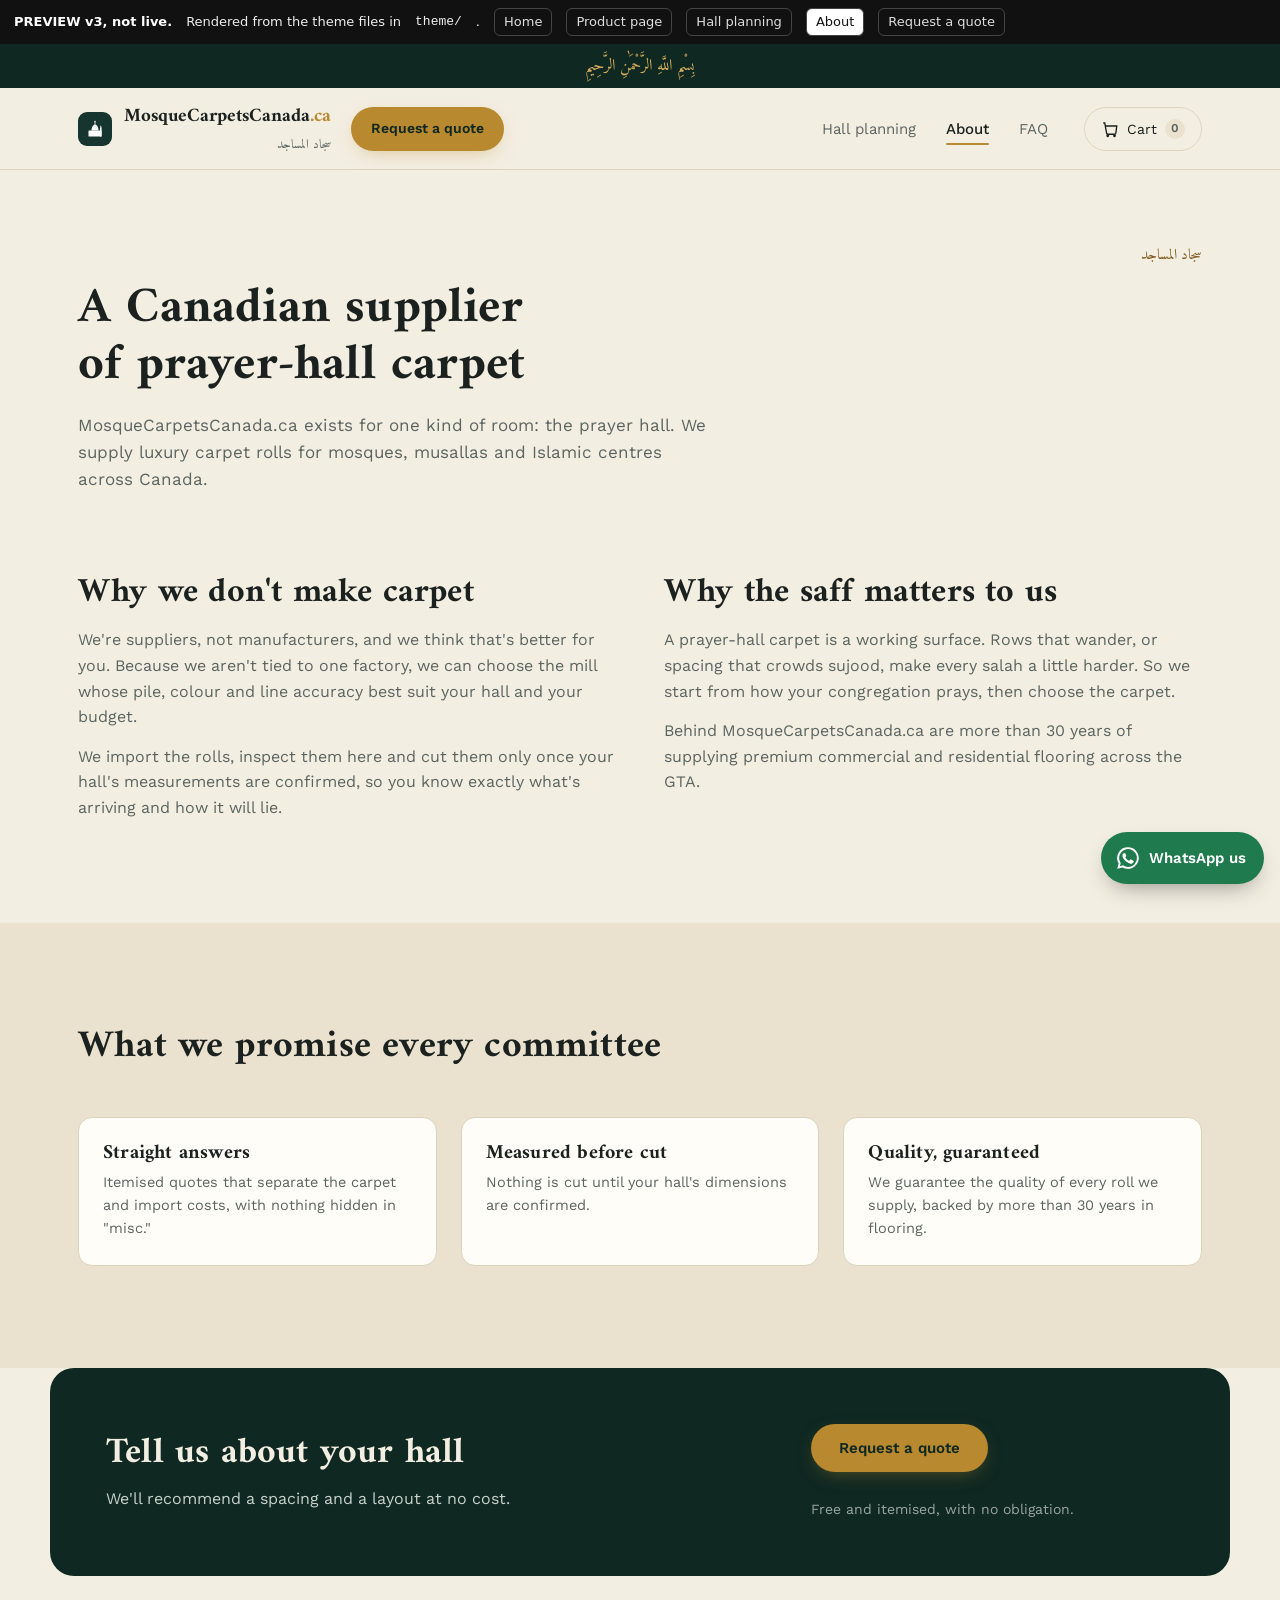
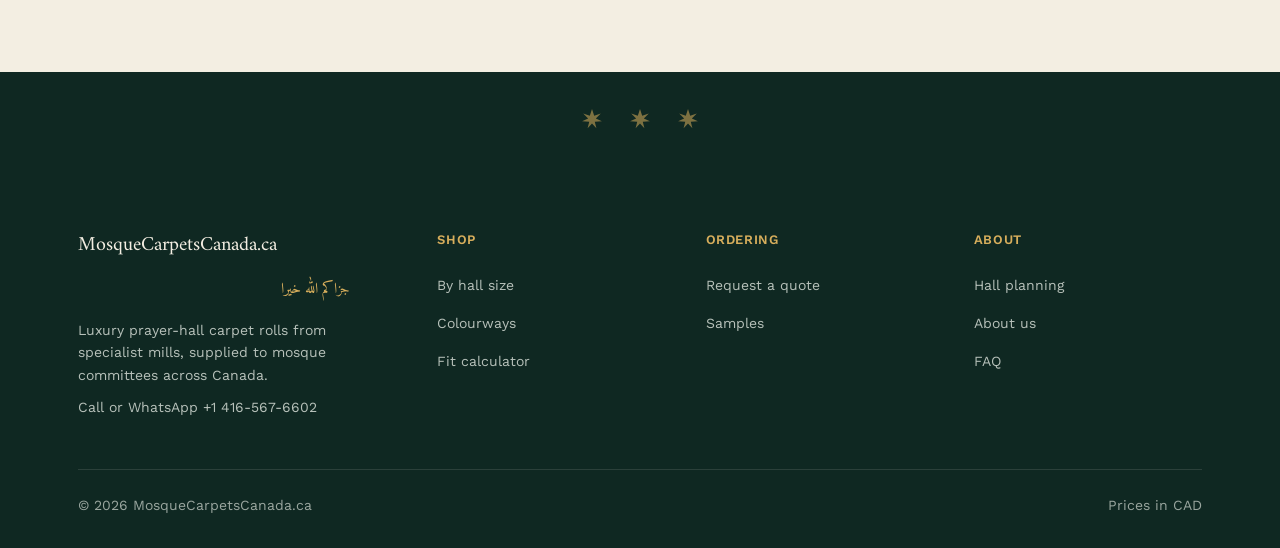
<file: previews/v3/about.html>
<!doctype html>
<html lang="en"><head><meta charset="utf-8"><meta name="viewport" content="width=device-width, initial-scale=1">
<title>About · Site Preview</title>
<style>body{margin:0}.pv{position:relative;z-index:100;background:#111;color:#eee;font:13px/1.4 system-ui,sans-serif;display:flex;flex-wrap:wrap;gap:8px 14px;align-items:center;padding:8px 14px}
.pv b{color:#fff}.pv a{color:#ddd;padding:4px 9px;border:1px solid #444;border-radius:6px;text-decoration:none}.pv a[aria-current]{background:#fff;color:#111}
.skip{position:absolute;left:8px;top:-60px;z-index:200;background:#0F2822;color:#fff;padding:10px 14px;border-radius:8px}.skip:focus{top:8px}</style>
</head><body>
<a class="skip" href="#MainContent">Skip to content</a>
<div class="pv"><b>PREVIEW v3, not live.</b> Rendered from the theme files in <code>theme/</code>. <a href="index.html">Home</a><a href="product.html">Product page</a><a href="installation.html">Hall planning</a><a href="about.html" aria-current="page">About</a><a href="quote.html">Request a quote</a></div>
<div id="header-group"><link rel="stylesheet" href="../../theme/assets/mosque-design.css">
<link rel="stylesheet" href="../../theme/assets/mosque-update.css">
<link rel="preconnect" href="https://fonts.googleapis.com">
<link rel="preconnect" href="https://fonts.gstatic.com" crossorigin>
<link href="https://fonts.googleapis.com/css2?family=Amiri:ital,wght@0,400;0,700;1,400&family=Work+Sans:wght@300;400;500;600&display=swap" rel="stylesheet">
<div id="mcc-app">
<div class="mcc-bismillah-bar mcc-ar">بِسْمِ اللَّهِ الرَّحْمَٰنِ الرَّحِيمِ</div>

<header>
  <div class="mcc-nav">
    <a class="mcc-logo" href="index.html">
      <div class="mcc-logo-mark">
        <svg viewBox="0 0 40 40" xmlns="http://www.w3.org/2000/svg" fill="none">
          <rect x="7" y="23" width="26" height="12" rx="1" fill="#FFFFFF"/>
          <path d="M13 23C13 15.8 16.5 11 20 11C23.5 11 27 15.8 27 23Z" fill="#FFFFFF"/>
          <rect x="19.2" y="6" width="1.6" height="5" fill="#FFFFFF"/>
          <circle cx="20" cy="5" r="1.5" fill="#FFFFFF"/>
          <rect x="30" y="17" width="3.2" height="18" fill="#FFFFFF"/>
          <path d="M30 17 L31.6 12.5 L33.2 17Z" fill="#FFFFFF"/>
        </svg>
      </div>
      <div class="mcc-logo-stack">
        <span>MosqueCarpetsCanada<span style="color:var(--brass);">.ca</span></span>
        <span class="mcc-logo-ar">سجاد المساجد</span>
      </div>
    </a>
    <a class="mcc-btn-primary mcc-btn-sm mcc-nav-quote" href="quote.html">Request a quote</a><nav class="mcc-navlinks" aria-label="Main">
      <a href="installation.html">Hall planning</a>
      <a href="about.html" aria-current="page">About</a>
      <a href="index.html#faq">FAQ</a>
    </nav>
    <div class="mcc-navtools">
      <a class="mcc-cart-btn" href="/cart" aria-label="Cart, 0 items">
        <svg width="18" height="18" viewBox="0 0 24 24" fill="none" stroke="currentColor" stroke-width="1.8" aria-hidden="true"><path d="M3 4h2l2.4 13.2a2 2 0 0 0 2 1.8h8.4a2 2 0 0 0 2-1.6L21 8H6"/><circle cx="9" cy="21" r="1"/><circle cx="18" cy="21" r="1"/></svg>
        <span class="mcc-cart-label">Cart</span>
        <span class="mcc-cart-count" data-count="0" aria-hidden="true">0</span>
      </a>
    </div>
  </div>
  <nav class="mcc-mobile-nav" aria-label="Main (mobile)">
    <a href="installation.html">Hall planning</a>
    <a href="about.html" aria-current="page">About</a>
    <a href="index.html#faq">FAQ</a>
  </nav>
</header><a class="mcc-whatsapp" href="https://wa.me/14165676602?text=Salaam%2C%20I%20have%20a%20question%20about%20carpet%20for%20our%20prayer%20hall." target="_blank" rel="noopener" aria-label="Chat with us on WhatsApp">
    <svg viewBox="0 0 24 24" width="26" height="26" aria-hidden="true"><path fill="currentColor" d="M12 2a10 10 0 0 0-8.6 15.1L2 22l5-1.3A10 10 0 1 0 12 2zm0 18.2a8.2 8.2 0 0 1-4.2-1.2l-.3-.2-3 .8.8-2.9-.2-.3A8.2 8.2 0 1 1 12 20.2zm4.5-6.1c-.2-.1-1.5-.7-1.7-.8s-.4-.1-.6.1-.7.8-.8 1-.3.2-.5.1a6.7 6.7 0 0 1-3.3-2.9c-.3-.4.3-.4.7-1.4.1-.2 0-.3 0-.5l-.8-1.8c-.2-.5-.4-.4-.6-.4h-.5a1 1 0 0 0-.7.3 2.9 2.9 0 0 0-.9 2.2 5 5 0 0 0 1.1 2.7 11.6 11.6 0 0 0 4.4 3.9c1.6.7 2.3.8 3.1.6a2.6 2.6 0 0 0 1.7-1.2 2.1 2.1 0 0 0 .2-1.2c-.1-.1-.3-.2-.5-.3z"/></svg>
    <span>WhatsApp us</span>
  </a><div class="mcc-mobile-cta" id="mccMobileCta"><a class="mcc-btn-primary" href="quote.html">Request a quote</a></div></div>
<script>
  (function(){
    try{
      var root = document.documentElement;
      root.classList.add('mcc-js');
      var header = document.querySelector('#mcc-app header');
      var bar = document.getElementById('mccMobileCta');
      function onScroll(){
        if(header){ header.classList.toggle('is-scrolled', window.scrollY > 8); }
        if(bar){ bar.classList.toggle('is-visible', window.scrollY > 480); }
      }
      window.addEventListener('scroll', onScroll, { passive: true });
      onScroll();
      function reveal(){
        var items = document.querySelectorAll('#mcc-app [data-reveal]');
        if(!('IntersectionObserver' in window)){ items.forEach(function(el){ el.classList.add('is-in'); }); return; }
        var io = new IntersectionObserver(function(entries){
          entries.forEach(function(e){ if(e.isIntersecting){ e.target.classList.add('is-in'); io.unobserve(e.target); } });
        }, { rootMargin: '0px 0px -8% 0px', threshold: 0.12 });
        items.forEach(function(el){ io.observe(el); });
      }
      if(document.readyState === 'loading'){ document.addEventListener('DOMContentLoaded', reveal); } else { reveal(); }
    }catch(e){ document.documentElement.classList.remove('mcc-js'); console.error('Header script error', e); }
  })();
</script>

</div>
<main id="MainContent"><link rel="stylesheet" href="../../theme/assets/mosque-design.css">
<link rel="stylesheet" href="../../theme/assets/mosque-update.css">
<div id="mcc-app">
<section class="mcc-phero"><div class="mcc-wrap">
  <span class="mcc-eyebrow mcc-ar" style="font-style:normal;">سجاد المساجد</span>
  <h1>A Canadian supplier of prayer-hall carpet</h1>
  <p>MosqueCarpetsCanada.ca exists for one kind of room: the prayer hall. We supply luxury carpet rolls for mosques, musallas and Islamic centres across Canada.</p>
</div></section>

<section class="mcc-section mcc-tight-top"><div class="mcc-wrap mcc-two">
  <div class="mcc-prose">
    <h2>Why we don't make carpet</h2>
    <p>We're suppliers, not manufacturers, and we think that's better for you. Because we aren't tied to one factory, we can choose the mill whose pile, colour and line accuracy best suit your hall and your budget.</p>
    <p>We import the rolls, inspect them here and cut them only once your hall's measurements are confirmed, so you know exactly what's arriving and how it will lie.</p>
  </div>
  <div class="mcc-prose">
    <h2>Why the saff matters to us</h2>
    <p>A prayer-hall carpet is a working surface. Rows that wander, or spacing that crowds sujood, make every salah a little harder. So we start from how your congregation prays, then choose the carpet.</p><p>Behind MosqueCarpetsCanada.ca are more than 30 years of supplying premium commercial and residential flooring across the GTA.</p></div>
</div></section>

<section class="mcc-section mcc-process"><div class="mcc-wrap">
  <div class="mcc-section-head" data-reveal><h2>What we promise every committee</h2></div>
  <div class="mcc-values">
    <div class="mcc-value" data-reveal><h3>Straight answers</h3><p>Itemised quotes that separate the carpet and import costs, with nothing hidden in "misc."</p></div>
    <div class="mcc-value" data-reveal><h3>Measured before cut</h3><p>Nothing is cut until your hall's dimensions are confirmed.</p></div>
    <div class="mcc-value" data-reveal><h3>Quality, guaranteed</h3><p>We guarantee the quality of every roll we supply, backed by more than 30 years in flooring.</p></div>
  </div>
</div></section>

<section class="mcc-cta mcc-on-dark" data-reveal><div><h2>Tell us about your hall</h2><p>We'll recommend a spacing and a layout at no cost.</p></div><div class="mcc-cta-actions"><a href="quote.html" class="mcc-btn-primary">Request a quote</a><p class="mcc-cta-note">Free and itemised, with no obligation.</p></div></section>
</div>

</main>
<link rel="stylesheet" href="../../theme/assets/mosque-design.css">
<link rel="stylesheet" href="../../theme/assets/mosque-update.css">
<div id="mcc-app">
<div class="mcc-divider-stars" style="background:var(--green-900); padding:36px 0;" aria-hidden="true">
  <svg viewBox="0 0 40 40"><path d="M20 2 L24 14 L36 10 L27 19 L38 24 L25 25 L28 37 L20 28 L12 37 L15 25 L2 24 L13 19 L4 10 L16 14 Z" fill="var(--brass-light)"/></svg>
  <svg viewBox="0 0 40 40"><path d="M20 2 L24 14 L36 10 L27 19 L38 24 L25 25 L28 37 L20 28 L12 37 L15 25 L2 24 L13 19 L4 10 L16 14 Z" fill="var(--brass-light)"/></svg>
  <svg viewBox="0 0 40 40"><path d="M20 2 L24 14 L36 10 L27 19 L38 24 L25 25 L28 37 L20 28 L12 37 L15 25 L2 24 L13 19 L4 10 L16 14 Z" fill="var(--brass-light)"/></svg>
</div>

<div class="mcc-footer">
  <div class="mcc-wrap">
    <div class="mcc-foot-grid">
      <div>
        <div class="mcc-foot-logo">MosqueCarpetsCanada.ca</div>
        <p class="mcc-ar" style="max-width:34ch; color:var(--brass-light); font-size:15px; margin-bottom:14px;">جزاكم الله خيرا</p>
        <p style="max-width:34ch;">Luxury prayer-hall carpet rolls from specialist mills, supplied to mosque committees across Canada.</p><p>Call or WhatsApp +1 416-567-6602</p></div>
      <div>
        <h4>Shop</h4>
        <a href="index.html#sizes">By hall size</a>
        <a href="index.html#colours">Colourways</a>
        <a href="installation.html#calculator">Fit calculator</a>
      </div>
      <div>
        <h4>Ordering</h4>
        <a href="quote.html">Request a quote</a>
        <a href="quote.html?need=samples">Samples</a>
      </div>
      <div>
        <h4>About</h4>
        <a href="installation.html">Hall planning</a>
        <a href="about.html">About us</a>
        <a href="index.html#faq">FAQ</a>
      </div>
    </div>
    <div class="mcc-foot-bottom">
      <span>© 2026 MosqueCarpetsCanada.ca</span>
      <span>Prices in CAD</span>
    </div>
  </div>
</div>
</div>


</body></html>
</file>
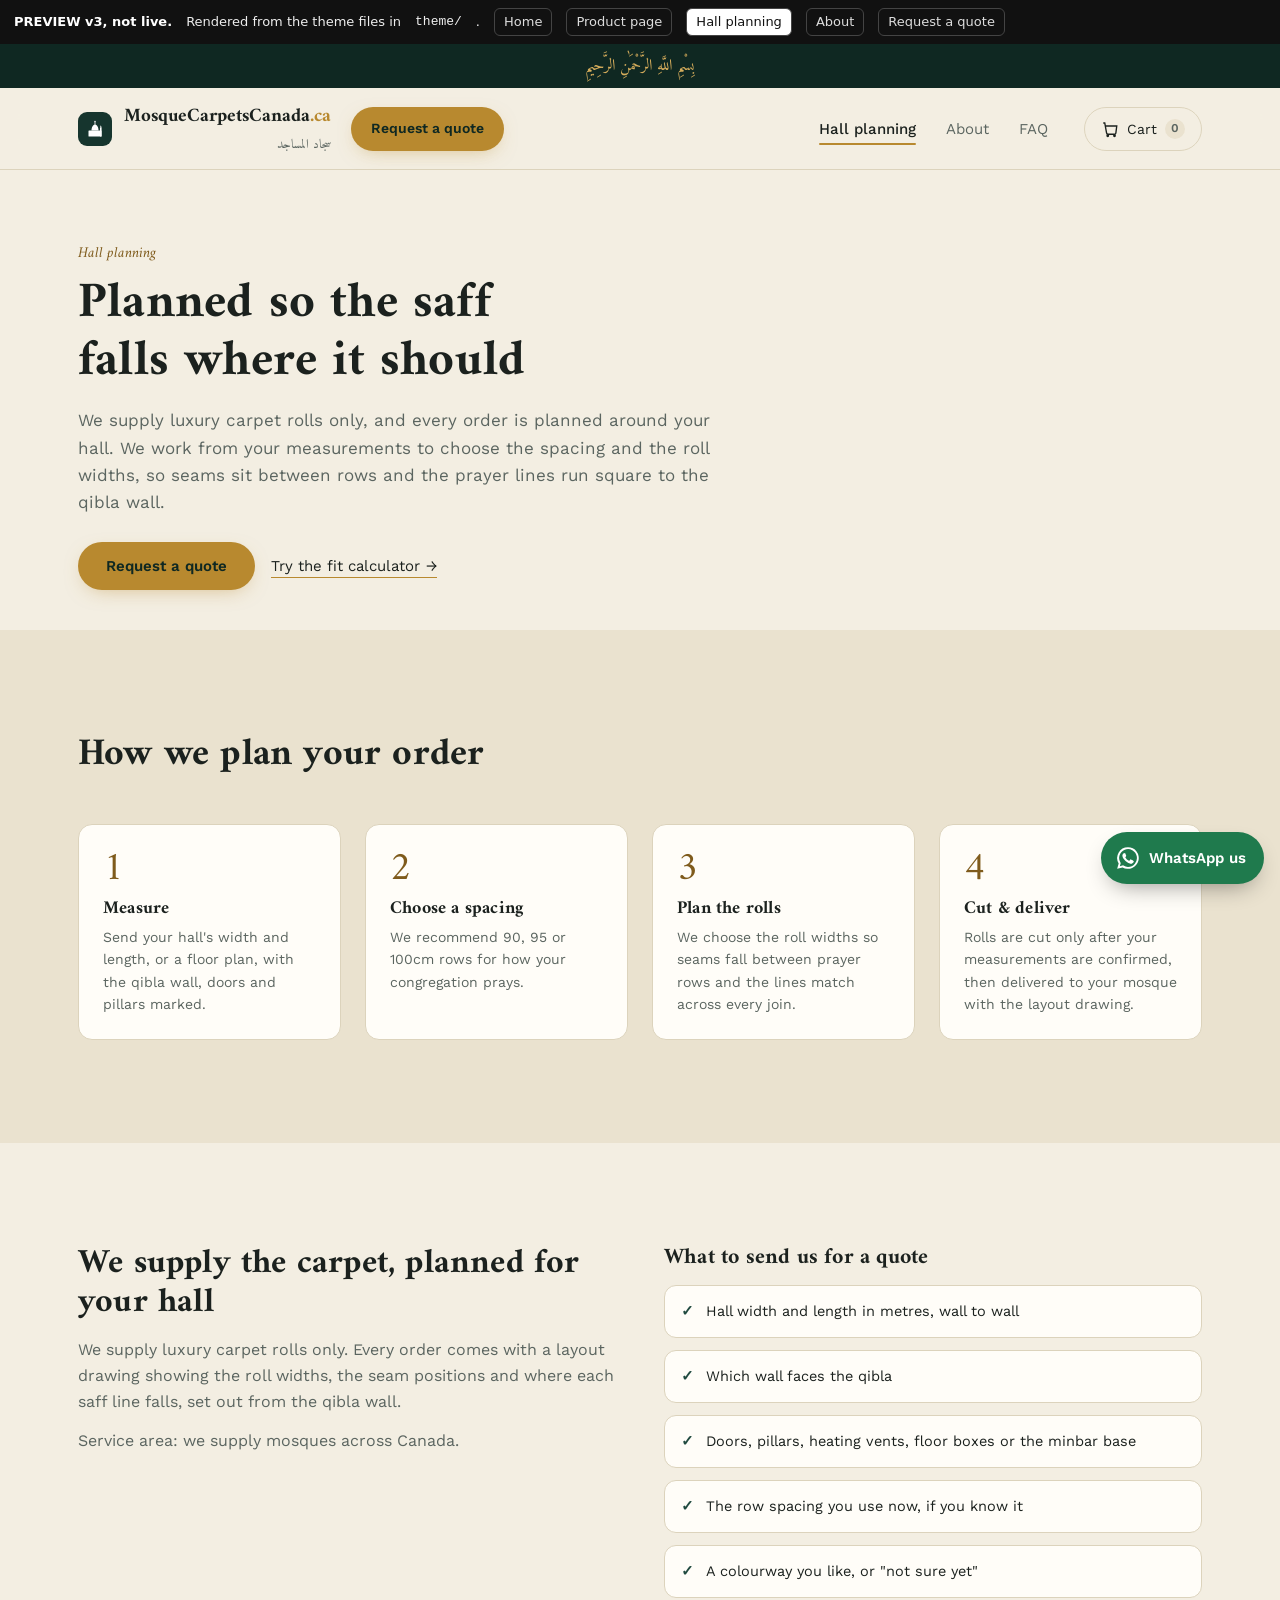
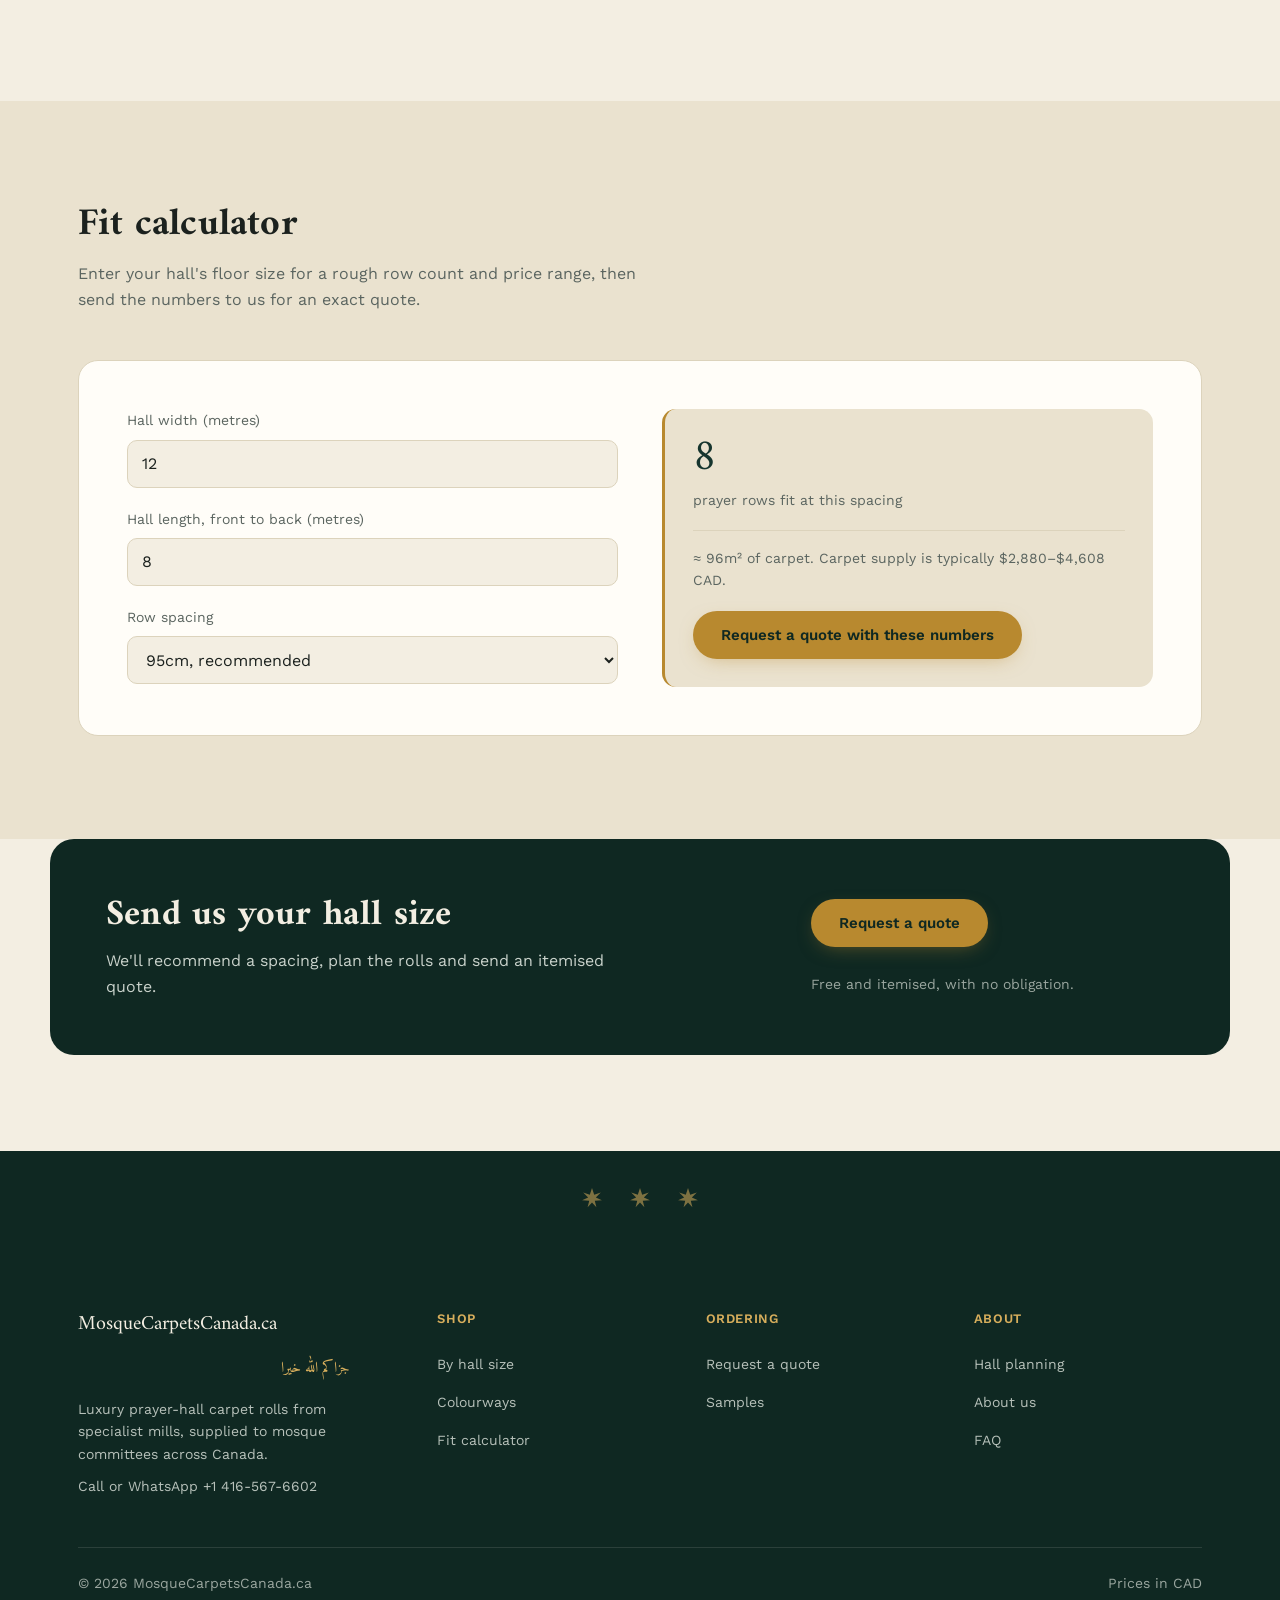
<file: previews/v3/installation.html>
<!doctype html>
<html lang="en"><head><meta charset="utf-8"><meta name="viewport" content="width=device-width, initial-scale=1">
<title>Hall planning · Site Preview</title>
<style>body{margin:0}.pv{position:relative;z-index:100;background:#111;color:#eee;font:13px/1.4 system-ui,sans-serif;display:flex;flex-wrap:wrap;gap:8px 14px;align-items:center;padding:8px 14px}
.pv b{color:#fff}.pv a{color:#ddd;padding:4px 9px;border:1px solid #444;border-radius:6px;text-decoration:none}.pv a[aria-current]{background:#fff;color:#111}
.skip{position:absolute;left:8px;top:-60px;z-index:200;background:#0F2822;color:#fff;padding:10px 14px;border-radius:8px}.skip:focus{top:8px}</style>
</head><body>
<a class="skip" href="#MainContent">Skip to content</a>
<div class="pv"><b>PREVIEW v3, not live.</b> Rendered from the theme files in <code>theme/</code>. <a href="index.html">Home</a><a href="product.html">Product page</a><a href="installation.html" aria-current="page">Hall planning</a><a href="about.html">About</a><a href="quote.html">Request a quote</a></div>
<div id="header-group"><link rel="stylesheet" href="../../theme/assets/mosque-design.css">
<link rel="stylesheet" href="../../theme/assets/mosque-update.css">
<link rel="preconnect" href="https://fonts.googleapis.com">
<link rel="preconnect" href="https://fonts.gstatic.com" crossorigin>
<link href="https://fonts.googleapis.com/css2?family=Amiri:ital,wght@0,400;0,700;1,400&family=Work+Sans:wght@300;400;500;600&display=swap" rel="stylesheet">
<div id="mcc-app">
<div class="mcc-bismillah-bar mcc-ar">بِسْمِ اللَّهِ الرَّحْمَٰنِ الرَّحِيمِ</div>

<header>
  <div class="mcc-nav">
    <a class="mcc-logo" href="index.html">
      <div class="mcc-logo-mark">
        <svg viewBox="0 0 40 40" xmlns="http://www.w3.org/2000/svg" fill="none">
          <rect x="7" y="23" width="26" height="12" rx="1" fill="#FFFFFF"/>
          <path d="M13 23C13 15.8 16.5 11 20 11C23.5 11 27 15.8 27 23Z" fill="#FFFFFF"/>
          <rect x="19.2" y="6" width="1.6" height="5" fill="#FFFFFF"/>
          <circle cx="20" cy="5" r="1.5" fill="#FFFFFF"/>
          <rect x="30" y="17" width="3.2" height="18" fill="#FFFFFF"/>
          <path d="M30 17 L31.6 12.5 L33.2 17Z" fill="#FFFFFF"/>
        </svg>
      </div>
      <div class="mcc-logo-stack">
        <span>MosqueCarpetsCanada<span style="color:var(--brass);">.ca</span></span>
        <span class="mcc-logo-ar">سجاد المساجد</span>
      </div>
    </a>
    <a class="mcc-btn-primary mcc-btn-sm mcc-nav-quote" href="quote.html">Request a quote</a><nav class="mcc-navlinks" aria-label="Main">
      <a href="installation.html" aria-current="page">Hall planning</a>
      <a href="about.html">About</a>
      <a href="index.html#faq">FAQ</a>
    </nav>
    <div class="mcc-navtools">
      <a class="mcc-cart-btn" href="/cart" aria-label="Cart, 0 items">
        <svg width="18" height="18" viewBox="0 0 24 24" fill="none" stroke="currentColor" stroke-width="1.8" aria-hidden="true"><path d="M3 4h2l2.4 13.2a2 2 0 0 0 2 1.8h8.4a2 2 0 0 0 2-1.6L21 8H6"/><circle cx="9" cy="21" r="1"/><circle cx="18" cy="21" r="1"/></svg>
        <span class="mcc-cart-label">Cart</span>
        <span class="mcc-cart-count" data-count="0" aria-hidden="true">0</span>
      </a>
    </div>
  </div>
  <nav class="mcc-mobile-nav" aria-label="Main (mobile)">
    <a href="installation.html" aria-current="page">Hall planning</a>
    <a href="about.html">About</a>
    <a href="index.html#faq">FAQ</a>
  </nav>
</header><a class="mcc-whatsapp" href="https://wa.me/14165676602?text=Salaam%2C%20I%20have%20a%20question%20about%20carpet%20for%20our%20prayer%20hall." target="_blank" rel="noopener" aria-label="Chat with us on WhatsApp">
    <svg viewBox="0 0 24 24" width="26" height="26" aria-hidden="true"><path fill="currentColor" d="M12 2a10 10 0 0 0-8.6 15.1L2 22l5-1.3A10 10 0 1 0 12 2zm0 18.2a8.2 8.2 0 0 1-4.2-1.2l-.3-.2-3 .8.8-2.9-.2-.3A8.2 8.2 0 1 1 12 20.2zm4.5-6.1c-.2-.1-1.5-.7-1.7-.8s-.4-.1-.6.1-.7.8-.8 1-.3.2-.5.1a6.7 6.7 0 0 1-3.3-2.9c-.3-.4.3-.4.7-1.4.1-.2 0-.3 0-.5l-.8-1.8c-.2-.5-.4-.4-.6-.4h-.5a1 1 0 0 0-.7.3 2.9 2.9 0 0 0-.9 2.2 5 5 0 0 0 1.1 2.7 11.6 11.6 0 0 0 4.4 3.9c1.6.7 2.3.8 3.1.6a2.6 2.6 0 0 0 1.7-1.2 2.1 2.1 0 0 0 .2-1.2c-.1-.1-.3-.2-.5-.3z"/></svg>
    <span>WhatsApp us</span>
  </a><div class="mcc-mobile-cta" id="mccMobileCta"><a class="mcc-btn-primary" href="quote.html">Request a quote</a></div></div>
<script>
  (function(){
    try{
      var root = document.documentElement;
      root.classList.add('mcc-js');
      var header = document.querySelector('#mcc-app header');
      var bar = document.getElementById('mccMobileCta');
      function onScroll(){
        if(header){ header.classList.toggle('is-scrolled', window.scrollY > 8); }
        if(bar){ bar.classList.toggle('is-visible', window.scrollY > 480); }
      }
      window.addEventListener('scroll', onScroll, { passive: true });
      onScroll();
      function reveal(){
        var items = document.querySelectorAll('#mcc-app [data-reveal]');
        if(!('IntersectionObserver' in window)){ items.forEach(function(el){ el.classList.add('is-in'); }); return; }
        var io = new IntersectionObserver(function(entries){
          entries.forEach(function(e){ if(e.isIntersecting){ e.target.classList.add('is-in'); io.unobserve(e.target); } });
        }, { rootMargin: '0px 0px -8% 0px', threshold: 0.12 });
        items.forEach(function(el){ io.observe(el); });
      }
      if(document.readyState === 'loading'){ document.addEventListener('DOMContentLoaded', reveal); } else { reveal(); }
    }catch(e){ document.documentElement.classList.remove('mcc-js'); console.error('Header script error', e); }
  })();
</script>

</div>
<main id="MainContent"><link rel="stylesheet" href="../../theme/assets/mosque-design.css">
<link rel="stylesheet" href="../../theme/assets/mosque-update.css">
<div id="mcc-app">
<section class="mcc-phero"><div class="mcc-wrap">
  <span class="mcc-eyebrow">Hall planning</span>
  <h1>Planned so the saff falls where it should</h1>
  <p>We supply luxury carpet rolls only, and every order is planned around your hall. We work from your measurements to choose the spacing and the roll widths, so seams sit between rows and the prayer lines run square to the qibla wall.</p>
  <div class="mcc-hero-actions"><a href="quote.html" class="mcc-btn-primary">Request a quote</a><a href="#calculator" class="mcc-btn-ghost">Try the fit calculator</a></div>
</div></section><section class="mcc-section mcc-process"><div class="mcc-wrap">
  <div class="mcc-section-head" data-reveal><h2>How we plan your order</h2></div>
  <div class="mcc-steps">
    <div class="mcc-step" data-reveal><div class="mcc-step-num">1</div><h3>Measure</h3><p>Send your hall's width and length, or a floor plan, with the qibla wall, doors and pillars marked.</p></div>
    <div class="mcc-step" data-reveal><div class="mcc-step-num">2</div><h3>Choose a spacing</h3><p>We recommend 90, 95 or 100cm rows for how your congregation prays.</p></div>
    <div class="mcc-step" data-reveal><div class="mcc-step-num">3</div><h3>Plan the rolls</h3><p>We choose the roll widths so seams fall between prayer rows and the lines match across every join.</p></div>
    <div class="mcc-step" data-reveal><div class="mcc-step-num">4</div><h3>Cut &amp; deliver</h3><p>Rolls are cut only after your measurements are confirmed, then delivered to your mosque with the layout drawing.</p></div>
  </div>
</div></section>

<section class="mcc-section"><div class="mcc-wrap mcc-two">
  <div class="mcc-prose">
    <h2>We supply the carpet, planned for your hall</h2>
    <p>We supply luxury carpet rolls only. Every order comes with a layout drawing showing the roll widths, the seam positions and where each saff line falls, set out from the qibla wall.</p>
    <p>Service area: we supply mosques across Canada.</p>
  </div>
  <div>
    <h3 style="font-family:'Amiri',serif; font-size:22px; margin-bottom:14px;">What to send us for a quote</h3>
    <ul class="mcc-checklist">
      <li>Hall width and length in metres, wall to wall</li>
      <li>Which wall faces the qibla</li>
      <li>Doors, pillars, heating vents, floor boxes or the minbar base</li>
      <li>The row spacing you use now, if you know it</li>
      <li>A colourway you like, or "not sure yet"</li>
    </ul>
  </div>
</div></section>

<section class="mcc-section mcc-band" id="calculator">
  <div class="mcc-wrap">
    <div class="mcc-section-head" data-reveal>
      <h2>Fit calculator</h2>
      <p>Enter your hall's floor size for a rough row count and price range, then send the numbers to us for an exact quote.</p>
    </div>
    <div class="mcc-calc">
      <div class="mcc-calc-form">
        <label for="hw">Hall width (metres)</label>
        <input type="number" id="hw" value="12" min="1" step="0.1" inputmode="decimal">
        <label for="hl">Hall length, front to back (metres)</label>
        <input type="number" id="hl" value="8" min="1" step="0.1" inputmode="decimal">
        <label for="sp">Row spacing</label>
        <select id="sp">
          <option value="90">90cm, tighter halls</option>
          <option value="95" selected>95cm, recommended</option>
          <option value="100">100cm, Jumu'ah &amp; Eid halls</option>
        </select>
      </div>
      <div class="mcc-calc-result">
        <div class="mcc-num" id="rowCount" aria-live="polite">8</div>
        <div class="mcc-label">prayer rows fit at this spacing</div>
        <div class="mcc-note" id="calcNote"></div>
        <a href="quote.html" class="mcc-btn-primary" id="calcSend">Request a quote with these numbers</a>
      </div>
    </div>
  </div>
</section>
<section class="mcc-cta mcc-on-dark" data-reveal><div><h2>Send us your hall size</h2><p>We'll recommend a spacing, plan the rolls and send an itemised quote.</p></div><div class="mcc-cta-actions"><a href="quote.html" class="mcc-btn-primary">Request a quote</a><p class="mcc-cta-note">Free and itemised, with no obligation.</p></div></section>
</div>
<script>
  (function(){
    try{
      var hw = document.getElementById('hw'), hl = document.getElementById('hl'), sp = document.getElementById('sp');
      var rowCount = document.getElementById('rowCount'), calcNote = document.getElementById('calcNote'), send = document.getElementById('calcSend');
      function recalc(){
        var width = parseFloat(hw.value) || 0, length = parseFloat(hl.value) || 0, spacing = parseFloat(sp.value) / 100;
        var rows = spacing > 0 ? Math.max(0, Math.floor(length / spacing)) : 0;
        var area = width * length;
        rowCount.textContent = rows;
        calcNote.textContent = '≈ ' + area.toFixed(0) + 'm² of carpet. Carpet supply is typically $' + Math.round(area * 30).toLocaleString('en-CA') + '–$' + Math.round(area * 48).toLocaleString('en-CA') + ' CAD.';
        send.href = 'quote.html?w=' + encodeURIComponent(hw.value) + '&l=' + encodeURIComponent(hl.value) + '&s=' + encodeURIComponent(sp.value);
      }
      [hw, hl, sp].forEach(function(el){ el.addEventListener('input', recalc); });
      recalc();
    }catch(e){ console.error('Calculator error', e); }
  })();
</script>

</main>
<link rel="stylesheet" href="../../theme/assets/mosque-design.css">
<link rel="stylesheet" href="../../theme/assets/mosque-update.css">
<div id="mcc-app">
<div class="mcc-divider-stars" style="background:var(--green-900); padding:36px 0;" aria-hidden="true">
  <svg viewBox="0 0 40 40"><path d="M20 2 L24 14 L36 10 L27 19 L38 24 L25 25 L28 37 L20 28 L12 37 L15 25 L2 24 L13 19 L4 10 L16 14 Z" fill="var(--brass-light)"/></svg>
  <svg viewBox="0 0 40 40"><path d="M20 2 L24 14 L36 10 L27 19 L38 24 L25 25 L28 37 L20 28 L12 37 L15 25 L2 24 L13 19 L4 10 L16 14 Z" fill="var(--brass-light)"/></svg>
  <svg viewBox="0 0 40 40"><path d="M20 2 L24 14 L36 10 L27 19 L38 24 L25 25 L28 37 L20 28 L12 37 L15 25 L2 24 L13 19 L4 10 L16 14 Z" fill="var(--brass-light)"/></svg>
</div>

<div class="mcc-footer">
  <div class="mcc-wrap">
    <div class="mcc-foot-grid">
      <div>
        <div class="mcc-foot-logo">MosqueCarpetsCanada.ca</div>
        <p class="mcc-ar" style="max-width:34ch; color:var(--brass-light); font-size:15px; margin-bottom:14px;">جزاكم الله خيرا</p>
        <p style="max-width:34ch;">Luxury prayer-hall carpet rolls from specialist mills, supplied to mosque committees across Canada.</p><p>Call or WhatsApp +1 416-567-6602</p></div>
      <div>
        <h4>Shop</h4>
        <a href="index.html#sizes">By hall size</a>
        <a href="index.html#colours">Colourways</a>
        <a href="installation.html#calculator">Fit calculator</a>
      </div>
      <div>
        <h4>Ordering</h4>
        <a href="quote.html">Request a quote</a>
        <a href="quote.html?need=samples">Samples</a>
      </div>
      <div>
        <h4>About</h4>
        <a href="installation.html">Hall planning</a>
        <a href="about.html">About us</a>
        <a href="index.html#faq">FAQ</a>
      </div>
    </div>
    <div class="mcc-foot-bottom">
      <span>© 2026 MosqueCarpetsCanada.ca</span>
      <span>Prices in CAD</span>
    </div>
  </div>
</div>
</div>


</body></html>
</file>
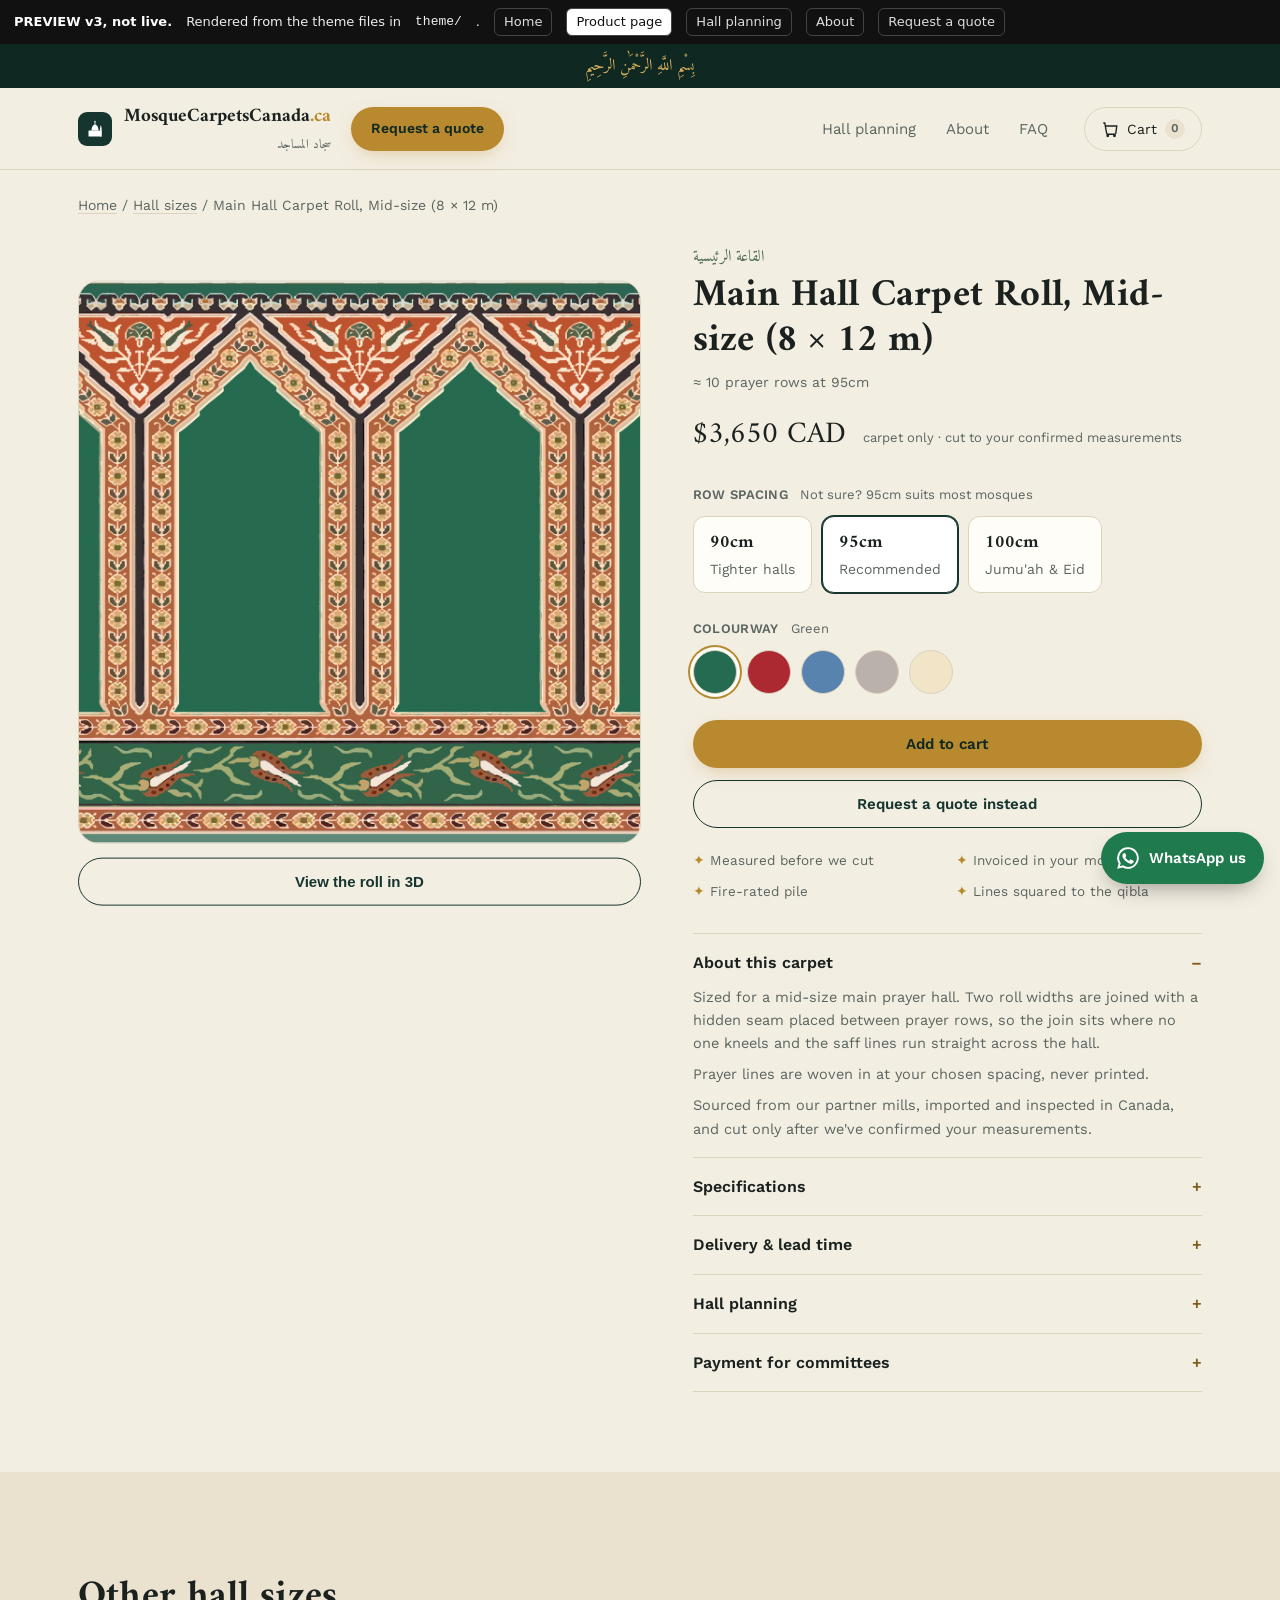
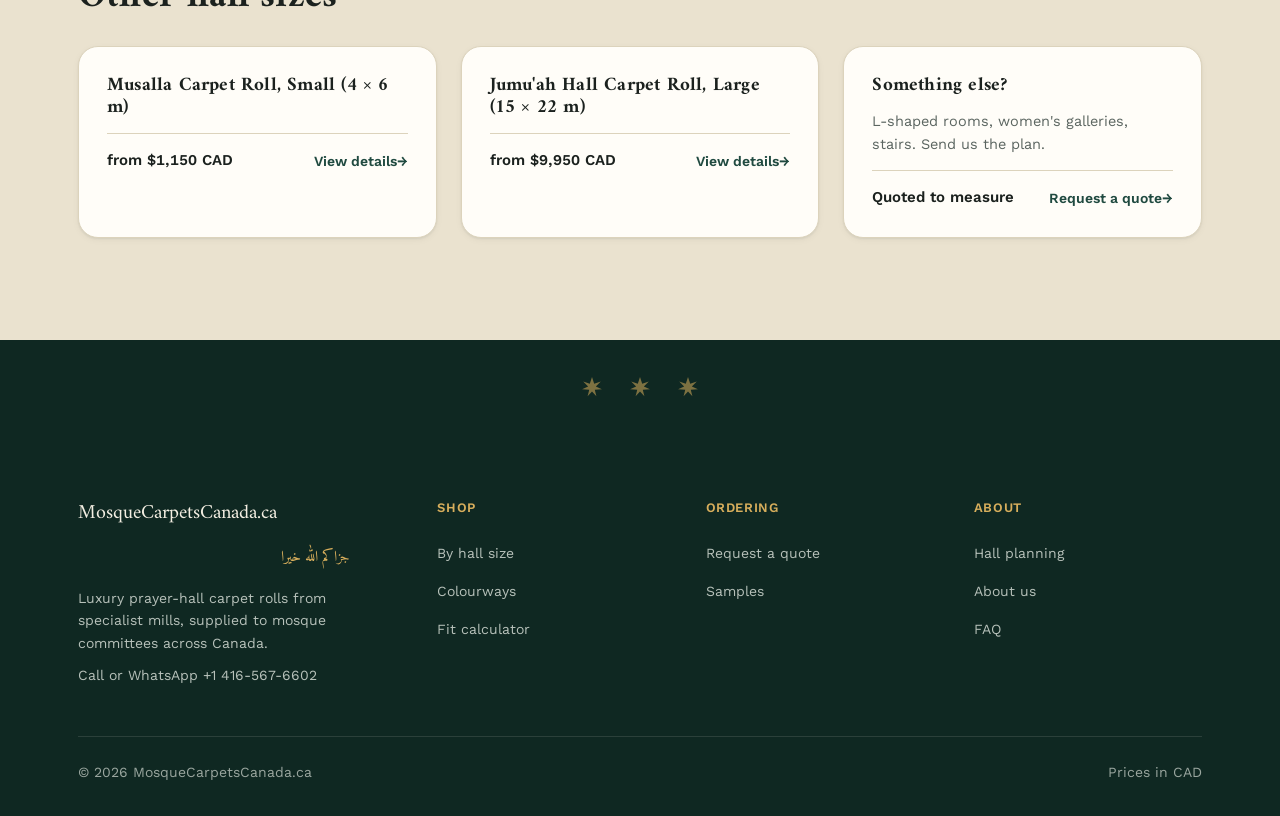
<file: previews/v3/product.html>
<!doctype html>
<html lang="en"><head><meta charset="utf-8"><meta name="viewport" content="width=device-width, initial-scale=1">
<title>Product page · Site Preview</title>
<style>body{margin:0}.pv{position:relative;z-index:100;background:#111;color:#eee;font:13px/1.4 system-ui,sans-serif;display:flex;flex-wrap:wrap;gap:8px 14px;align-items:center;padding:8px 14px}
.pv b{color:#fff}.pv a{color:#ddd;padding:4px 9px;border:1px solid #444;border-radius:6px;text-decoration:none}.pv a[aria-current]{background:#fff;color:#111}
.skip{position:absolute;left:8px;top:-60px;z-index:200;background:#0F2822;color:#fff;padding:10px 14px;border-radius:8px}.skip:focus{top:8px}</style>
</head><body>
<a class="skip" href="#MainContent">Skip to content</a>
<div class="pv"><b>PREVIEW v3, not live.</b> Rendered from the theme files in <code>theme/</code>. <a href="index.html">Home</a><a href="product.html" aria-current="page">Product page</a><a href="installation.html">Hall planning</a><a href="about.html">About</a><a href="quote.html">Request a quote</a></div>
<div id="header-group"><link rel="stylesheet" href="../../theme/assets/mosque-design.css">
<link rel="stylesheet" href="../../theme/assets/mosque-update.css">
<link rel="preconnect" href="https://fonts.googleapis.com">
<link rel="preconnect" href="https://fonts.gstatic.com" crossorigin>
<link href="https://fonts.googleapis.com/css2?family=Amiri:ital,wght@0,400;0,700;1,400&family=Work+Sans:wght@300;400;500;600&display=swap" rel="stylesheet">
<div id="mcc-app">
<div class="mcc-bismillah-bar mcc-ar">بِسْمِ اللَّهِ الرَّحْمَٰنِ الرَّحِيمِ</div>

<header>
  <div class="mcc-nav">
    <a class="mcc-logo" href="index.html">
      <div class="mcc-logo-mark">
        <svg viewBox="0 0 40 40" xmlns="http://www.w3.org/2000/svg" fill="none">
          <rect x="7" y="23" width="26" height="12" rx="1" fill="#FFFFFF"/>
          <path d="M13 23C13 15.8 16.5 11 20 11C23.5 11 27 15.8 27 23Z" fill="#FFFFFF"/>
          <rect x="19.2" y="6" width="1.6" height="5" fill="#FFFFFF"/>
          <circle cx="20" cy="5" r="1.5" fill="#FFFFFF"/>
          <rect x="30" y="17" width="3.2" height="18" fill="#FFFFFF"/>
          <path d="M30 17 L31.6 12.5 L33.2 17Z" fill="#FFFFFF"/>
        </svg>
      </div>
      <div class="mcc-logo-stack">
        <span>MosqueCarpetsCanada<span style="color:var(--brass);">.ca</span></span>
        <span class="mcc-logo-ar">سجاد المساجد</span>
      </div>
    </a>
    <a class="mcc-btn-primary mcc-btn-sm mcc-nav-quote" href="quote.html">Request a quote</a><nav class="mcc-navlinks" aria-label="Main">
      <a href="installation.html">Hall planning</a>
      <a href="about.html">About</a>
      <a href="index.html#faq">FAQ</a>
    </nav>
    <div class="mcc-navtools">
      <a class="mcc-cart-btn" href="/cart" aria-label="Cart, 0 items">
        <svg width="18" height="18" viewBox="0 0 24 24" fill="none" stroke="currentColor" stroke-width="1.8" aria-hidden="true"><path d="M3 4h2l2.4 13.2a2 2 0 0 0 2 1.8h8.4a2 2 0 0 0 2-1.6L21 8H6"/><circle cx="9" cy="21" r="1"/><circle cx="18" cy="21" r="1"/></svg>
        <span class="mcc-cart-label">Cart</span>
        <span class="mcc-cart-count" data-count="0" aria-hidden="true">0</span>
      </a>
    </div>
  </div>
  <nav class="mcc-mobile-nav" aria-label="Main (mobile)">
    <a href="installation.html">Hall planning</a>
    <a href="about.html">About</a>
    <a href="index.html#faq">FAQ</a>
  </nav>
</header><a class="mcc-whatsapp" href="https://wa.me/14165676602?text=Salaam%2C%20I%20have%20a%20question%20about%20carpet%20for%20our%20prayer%20hall." target="_blank" rel="noopener" aria-label="Chat with us on WhatsApp">
    <svg viewBox="0 0 24 24" width="26" height="26" aria-hidden="true"><path fill="currentColor" d="M12 2a10 10 0 0 0-8.6 15.1L2 22l5-1.3A10 10 0 1 0 12 2zm0 18.2a8.2 8.2 0 0 1-4.2-1.2l-.3-.2-3 .8.8-2.9-.2-.3A8.2 8.2 0 1 1 12 20.2zm4.5-6.1c-.2-.1-1.5-.7-1.7-.8s-.4-.1-.6.1-.7.8-.8 1-.3.2-.5.1a6.7 6.7 0 0 1-3.3-2.9c-.3-.4.3-.4.7-1.4.1-.2 0-.3 0-.5l-.8-1.8c-.2-.5-.4-.4-.6-.4h-.5a1 1 0 0 0-.7.3 2.9 2.9 0 0 0-.9 2.2 5 5 0 0 0 1.1 2.7 11.6 11.6 0 0 0 4.4 3.9c1.6.7 2.3.8 3.1.6a2.6 2.6 0 0 0 1.7-1.2 2.1 2.1 0 0 0 .2-1.2c-.1-.1-.3-.2-.5-.3z"/></svg>
    <span>WhatsApp us</span>
  </a></div>
<script>
  (function(){
    try{
      var root = document.documentElement;
      root.classList.add('mcc-js');
      var header = document.querySelector('#mcc-app header');
      var bar = document.getElementById('mccMobileCta');
      function onScroll(){
        if(header){ header.classList.toggle('is-scrolled', window.scrollY > 8); }
        if(bar){ bar.classList.toggle('is-visible', window.scrollY > 480); }
      }
      window.addEventListener('scroll', onScroll, { passive: true });
      onScroll();
      function reveal(){
        var items = document.querySelectorAll('#mcc-app [data-reveal]');
        if(!('IntersectionObserver' in window)){ items.forEach(function(el){ el.classList.add('is-in'); }); return; }
        var io = new IntersectionObserver(function(entries){
          entries.forEach(function(e){ if(e.isIntersecting){ e.target.classList.add('is-in'); io.unobserve(e.target); } });
        }, { rootMargin: '0px 0px -8% 0px', threshold: 0.12 });
        items.forEach(function(el){ io.observe(el); });
      }
      if(document.readyState === 'loading'){ document.addEventListener('DOMContentLoaded', reveal); } else { reveal(); }
    }catch(e){ document.documentElement.classList.remove('mcc-js'); console.error('Header script error', e); }
  })();
</script>

</div>
<main id="MainContent"><link rel="stylesheet" href="../../theme/assets/mosque-design.css">
<link rel="stylesheet" href="../../theme/assets/mosque-update.css"><div id="mcc-app">
<div class="mcc-wrap">
  <div class="mcc-crumbs"><a href="index.html">Home</a> / <a href="index.html#sizes">Hall sizes</a> / Main Hall Carpet Roll, Mid-size (8 × 12 m)</div>
  <div class="mcc-pdp">
    <div class="mcc-gallery">
      <div class="mcc-gal-main"><img id="mccDesignImg" src="../../theme/assets/mosque-design-green.jpg" srcset="../../theme/assets/mosque-design-green.jpg 600w, ../../theme/assets/mosque-design-green.jpg 900w, ../../theme/assets/mosque-design-green.jpg 1200w" sizes="(min-width: 900px) 600px, 100vw" width="1200" height="1200" alt="Carpet design in Green: a row of arched prayer spaces with a floral border" fetchpriority="high"><div class="mcc-3d-stage" id="mcc3dStage" tabindex="0" hidden aria-label="3D carpet roll. Drag the roll to unroll it, drag elsewhere to turn it, scroll or pinch to zoom. Arrow keys also turn it."><p class="mcc-3d-msg" id="mcc3dMsg">Loading the 3D roll…</p></div>
      </div>
      <div class="mcc-3d-bar" id="mcc3dBar" hidden data-script="../../theme/assets/mosque-roll-3d.js">
        <button type="button" class="mcc-btn-secondary" id="mcc3dOpen" aria-controls="mcc3dStage" aria-expanded="false">View the roll in 3D</button>
        <div class="mcc-3d-controls" id="mcc3dControls" hidden>
          <button type="button" class="mcc-btn-secondary" id="mcc3dRoll">Unroll</button>
          <input type="range" id="mcc3dFrac" min="0" max="1000" value="450" aria-label="How far the roll is unrolled">
          <button type="button" class="mcc-btn-ghost" id="mcc3dClose">Back to photo</button>
        </div>
        <p class="mcc-3d-note" id="mcc3dNote" hidden>Drag the roll to unroll it. Drag the floor to turn it. One roll is one prayer row, <span id="mcc3dWidth">95</span>cm wide.</p>
      </div></div>

    <div><div class="mcc-dims-ar" style="font-size:16px;">القاعة الرئيسية</div><h1>Main Hall Carpet Roll, Mid-size (8 × 12 m)</h1><div class="mcc-sub"><span>≈ 10 prayer rows at 95cm</span></div><div class="mcc-p-price"><span id="mccPrice">$3,650 CAD</span> <small>carpet only · cut to your confirmed measurements</small></div><form method="post" action="/cart/add" id="mcc-product-form" class="" onsubmit="event.preventDefault();"><fieldset class="mcc-opt-group">
            <legend class="mcc-opt-label">Row spacing <span>Not sure? 95cm suits most mosques</span></legend>
            <div class="mcc-chips"><label class="mcc-chip">
                  <input type="radio" name="id" value="20" data-price="$3,650 CAD" data-spacing="90"  >
                  <b>90cm</b><small>Tighter halls</small>
                </label><label class="mcc-chip">
                  <input type="radio" name="id" value="21" data-price="$3,650 CAD" data-spacing="95" checked >
                  <b>95cm</b><small>Recommended</small>
                </label><label class="mcc-chip">
                  <input type="radio" name="id" value="22" data-price="$3,650 CAD" data-spacing="100"  >
                  <b>100cm</b><small>Jumu'ah & Eid</small>
                </label></div>
          </fieldset><fieldset class="mcc-opt-group">
          <legend class="mcc-opt-label">Colourway <span id="mccCwName">Green</span></legend>
          <div class="mcc-dots-row"><label class="mcc-cdot" style="background:#256B51" title="Green">
                <input type="radio" name="properties[Colourway]" value="Green" data-colour="#256B51" data-pattern="../../theme/assets/mosque-roll-green.jpg" data-aspect="0.3926" data-design="../../theme/assets/mosque-design-green.jpg" data-design-set="../../theme/assets/mosque-design-green.jpg 600w, ../../theme/assets/mosque-design-green.jpg 900w, ../../theme/assets/mosque-design-green.jpg 1200w" checked aria-label="Green">
              </label><label class="mcc-cdot" style="background:#AC2931" title="Red">
                <input type="radio" name="properties[Colourway]" value="Red" data-colour="#AC2931" data-pattern="../../theme/assets/mosque-roll-red.jpg" data-aspect="0.3926" data-design="../../theme/assets/mosque-design-red.jpg" data-design-set="../../theme/assets/mosque-design-red.jpg 600w, ../../theme/assets/mosque-design-red.jpg 900w, ../../theme/assets/mosque-design-red.jpg 1200w"  aria-label="Red">
              </label><label class="mcc-cdot" style="background:#5883AE" title="Dark blue">
                <input type="radio" name="properties[Colourway]" value="Dark blue" data-colour="#5883AE" data-pattern="../../theme/assets/mosque-roll-dark-blue.jpg" data-aspect="0.3926" data-design="../../theme/assets/mosque-design-dark-blue.jpg" data-design-set="../../theme/assets/mosque-design-dark-blue.jpg 600w, ../../theme/assets/mosque-design-dark-blue.jpg 900w, ../../theme/assets/mosque-design-dark-blue.jpg 1200w"  aria-label="Dark blue">
              </label><label class="mcc-cdot" style="background:#BAB1AC" title="Natural">
                <input type="radio" name="properties[Colourway]" value="Natural" data-colour="#BAB1AC" data-pattern="../../theme/assets/mosque-roll-natural.jpg" data-aspect="0.3926" data-design="../../theme/assets/mosque-design-natural.jpg" data-design-set="../../theme/assets/mosque-design-natural.jpg 600w, ../../theme/assets/mosque-design-natural.jpg 900w, ../../theme/assets/mosque-design-natural.jpg 1200w"  aria-label="Natural">
              </label><label class="mcc-cdot" style="background:#F2E4C7" title="Cream">
                <input type="radio" name="properties[Colourway]" value="Cream" data-colour="#F2E4C7" data-pattern="../../theme/assets/mosque-roll-cream.jpg" data-aspect="0.3926" data-design="../../theme/assets/mosque-design-cream.jpg" data-design-set="../../theme/assets/mosque-design-cream.jpg 600w, ../../theme/assets/mosque-design-cream.jpg 900w, ../../theme/assets/mosque-design-cream.jpg 1200w"  aria-label="Cream">
              </label></div>
        </fieldset>

        <div class="mcc-buy">
          <button type="submit" name="add" class="mcc-btn-primary" >Add to cart</button>
          <a href="quote.html?product=main-hall-carpet-roll-mid-size-8-12-m" class="mcc-btn-secondary">Request a quote instead</a>
        </div></form><ul class="mcc-assure">
        <li>Measured before we cut</li>
        <li>Invoiced in your mosque's name</li>
        <li>Fire-rated pile</li>
        <li>Lines squared to the qibla</li>
      </ul>

      <div class="mcc-acc">
        <details open><summary>About this carpet</summary><div class="mcc-body"><p>Sized for a mid-size main prayer hall. Two roll widths are joined with a hidden seam placed between prayer rows, so the join sits where no one kneels and the saff lines run straight across the hall.</p><p>Prayer lines are woven in at your chosen spacing, never printed.</p><p>Sourced from our partner mills, imported and inspected in Canada, and cut only after we've confirmed your measurements.</p></div></details>
        <details><summary>Specifications</summary><div class="mcc-body"><table class="mcc-spec"><tr><td>Coverage</td><td>Approx. 8 × 12 m (96 m²)</td></tr><tr><td>Roll widths</td><td>1.5–6 m, cut to your hall</td></tr>
          <tr><td>Row spacing</td><td>90, 95 or 100cm, woven in</td></tr>
          <tr><td>Pile</td><td>Fire-rated wool blend</td></tr>
          <tr><td>Fire rating</td><td>CAN/ULC-S102, ASTM E648</td></tr>
        </table></div></details>
        <details><summary>Delivery &amp; lead time</summary><div class="mcc-body"><p>Your delivery window is confirmed in writing with your order, before anything is cut.</p></div></details>
        <details><summary>Hall planning</summary><div class="mcc-body"><p>We plan the roll widths from your measurements so seams fall between prayer rows and the saff lines run square to the qibla wall, and send the layout with your order. <a href="installation.html">How we plan your hall →</a></p></div></details>
        <details><summary>Payment for committees</summary><div class="mcc-body"><p>Pay online, or by purchase order or bank transfer. We invoice in your mosque's registered name.</p></div></details>
      </div>
    </div>
  </div>
</div>

<section class="mcc-section mcc-process">
  <div class="mcc-wrap">
    <div class="mcc-section-head" style="margin-bottom:28px;" data-reveal><h2>Other hall sizes</h2></div>
    <div class="mcc-grid-by-size"><a class="mcc-size-card" href="product.html" data-reveal><h3>Musalla Carpet Roll, Small (4 × 6 m)</h3><div class="mcc-size-foot"><div class="mcc-price">from $1,150 CAD</div><span class="mcc-card-link">View details</span></div></a><a class="mcc-size-card" href="product.html" data-reveal><h3>Jumu'ah Hall Carpet Roll, Large (15 × 22 m)</h3><div class="mcc-size-foot"><div class="mcc-price">from $9,950 CAD</div><span class="mcc-card-link">View details</span></div></a><a class="mcc-size-card" href="quote.html" data-reveal><h3>Something else?</h3><p>L-shaped rooms, women's galleries, stairs. Send us the plan.</p><div class="mcc-size-foot"><div class="mcc-price">Quoted to measure</div><span class="mcc-card-link">Request a quote</span></div></a>
    </div>
  </div>
</section>
</div>

<script>
(function(){
  try{
    var form = document.getElementById('mcc-product-form');
    if(!form) return;
    var price = document.getElementById('mccPrice'), cwName = document.getElementById('mccCwName');
    var carpet = document.getElementById('mccArtCarpet'), lines = document.getElementById('mccArtLines'), cap = document.getElementById('mccArtCap');
    var coverage = "Approx. 8 × 12 m (96 m²)";
    function sel(name){ return form.querySelector('input[name="' + name + '"]:checked'); }
    function update(){
      var v = sel('id'), c = sel('properties[Colourway]');
      if(v && v.dataset.price){ price.textContent = v.dataset.price; }
      if(c){ cwName.textContent = c.value; }
      var design = document.getElementById('mccDesignImg');
      if(design && c && c.dataset.design && design.getAttribute('src') !== c.dataset.design){
        if(c.dataset.designSet){ design.srcset = c.dataset.designSet; } else { design.removeAttribute('srcset'); } design.src = c.dataset.design;
        design.alt = 'Carpet design in ' + c.value + ': a row of arched prayer spaces with a floral border';
      }
      if(carpet && lines){
        var spacing = v && v.dataset.spacing ? parseFloat(v.dataset.spacing) : 95, step = spacing / 100 * 33, s = '';
        for(var y = step; y < 420; y += step){ s += '<line x1="0" y1="' + y.toFixed(1) + '" x2="480" y2="' + y.toFixed(1) + '"/>'; }
        lines.innerHTML = s;
        if(c){ carpet.setAttribute('fill', c.dataset.colour); }
        cap.textContent = 'Illustration · ' + (coverage ? coverage.replace('Approx. ', '').replace(/ \(.*\)/, '') + ' · ' : '') + spacing + 'cm spacing · ' + (c ? c.value : '');
      }
    }
    form.addEventListener('change', update);
    update();

    // 3D roll: nothing loads until the buyer asks for it, so the page stays as fast as before.
    var bar = document.getElementById('mcc3dBar'), stage = document.getElementById('mcc3dStage'), open = document.getElementById('mcc3dOpen');
    var controls = document.getElementById('mcc3dControls'), note = document.getElementById('mcc3dNote'), msg = document.getElementById('mcc3dMsg');
    var rollBtn = document.getElementById('mcc3dRoll'), frac = document.getElementById('mcc3dFrac'), viewer = null;
    function webgl(){ try{ var c = document.createElement('canvas'); return !!(window.WebGLRenderingContext && (c.getContext('webgl') || c.getContext('experimental-webgl'))); }catch(e){ return false; } }
    function load(src){ return new Promise(function(ok, fail){ var s = document.createElement('script'); s.src = src; s.onload = ok; s.onerror = fail; document.head.appendChild(s); }); }
    function spacing(){ var v = sel('id'); return v && v.dataset.spacing ? parseFloat(v.dataset.spacing) / 100 : 0.95; }
    function show3d(on){
      stage.hidden = !on; controls.hidden = !on; note.hidden = !on; open.hidden = on;
      open.setAttribute('aria-expanded', on ? 'true' : 'false');
    }
    if(bar && webgl()){
      bar.hidden = false;
      open.addEventListener('click', function(){
        show3d(true); msg.hidden = false; msg.textContent = 'Loading the 3D roll…';
        var ready = window.THREE ? Promise.resolve() : load('https://cdnjs.cloudflare.com/ajax/libs/three.js/r128/three.min.js');
        ready.then(function(){ return window.MCCRoll3D ? null : load(bar.dataset.script); }).then(function(){
          if(viewer || stage.hidden) return;
          var c = sel('properties[Colourway]');
          viewer = MCCRoll3D.mount(stage, { texture: c.dataset.pattern, aspect: parseFloat(c.dataset.aspect), spacing: spacing(), length: 10,
            onChange: function(f){ frac.value = Math.round(f * 1000); rollBtn.textContent = f < 0.98 ? 'Unroll' : 'Roll up'; } });
          msg.hidden = true; document.getElementById('mcc3dWidth').textContent = Math.round(spacing() * 100); stage.focus();
        }).catch(function(){ msg.textContent = 'The 3D roll could not load. Check your connection and try again.'; });
      });
      document.getElementById('mcc3dClose').addEventListener('click', function(){ if(viewer){ viewer.destroy(); viewer = null; } show3d(false); open.focus(); });
      rollBtn.addEventListener('click', function(){ if(viewer) viewer.toggle(); });
      frac.addEventListener('input', function(){ if(viewer) viewer.setFraction(frac.value / 1000); });
      form.addEventListener('change', function(e){
        if(!viewer) return;
        if(e.target.name === 'properties[Colourway]') viewer.setPattern(e.target.dataset.pattern, parseFloat(e.target.dataset.aspect));
        if(e.target.name === 'id'){ viewer.setSpacing(spacing()); document.getElementById('mcc3dWidth').textContent = Math.round(spacing() * 100); }
      });
    }
    form.addEventListener('submit', function(){
      var btn = form.querySelector('button[type="submit"]');
      if(btn){ btn.setAttribute('aria-busy', 'true'); btn.textContent = 'Adding…'; }
    });
    var main = document.getElementById('mccMainImg');
    document.querySelectorAll('.mcc-thumb').forEach(function(t){
      t.addEventListener('click', function(){
        if(!main) return;
        main.removeAttribute('srcset');
        main.src = t.dataset.src; main.alt = t.dataset.alt;
        document.querySelectorAll('.mcc-thumb').forEach(function(x){ x.setAttribute('aria-current', x === t ? 'true' : 'false'); });
      });
    });
  }catch(e){ console.error('Product page error', e); }
})();
</script>


</main>
<link rel="stylesheet" href="../../theme/assets/mosque-design.css">
<link rel="stylesheet" href="../../theme/assets/mosque-update.css">
<div id="mcc-app">
<div class="mcc-divider-stars" style="background:var(--green-900); padding:36px 0;" aria-hidden="true">
  <svg viewBox="0 0 40 40"><path d="M20 2 L24 14 L36 10 L27 19 L38 24 L25 25 L28 37 L20 28 L12 37 L15 25 L2 24 L13 19 L4 10 L16 14 Z" fill="var(--brass-light)"/></svg>
  <svg viewBox="0 0 40 40"><path d="M20 2 L24 14 L36 10 L27 19 L38 24 L25 25 L28 37 L20 28 L12 37 L15 25 L2 24 L13 19 L4 10 L16 14 Z" fill="var(--brass-light)"/></svg>
  <svg viewBox="0 0 40 40"><path d="M20 2 L24 14 L36 10 L27 19 L38 24 L25 25 L28 37 L20 28 L12 37 L15 25 L2 24 L13 19 L4 10 L16 14 Z" fill="var(--brass-light)"/></svg>
</div>

<div class="mcc-footer">
  <div class="mcc-wrap">
    <div class="mcc-foot-grid">
      <div>
        <div class="mcc-foot-logo">MosqueCarpetsCanada.ca</div>
        <p class="mcc-ar" style="max-width:34ch; color:var(--brass-light); font-size:15px; margin-bottom:14px;">جزاكم الله خيرا</p>
        <p style="max-width:34ch;">Luxury prayer-hall carpet rolls from specialist mills, supplied to mosque committees across Canada.</p><p>Call or WhatsApp +1 416-567-6602</p></div>
      <div>
        <h4>Shop</h4>
        <a href="index.html#sizes">By hall size</a>
        <a href="index.html#colours">Colourways</a>
        <a href="installation.html#calculator">Fit calculator</a>
      </div>
      <div>
        <h4>Ordering</h4>
        <a href="quote.html">Request a quote</a>
        <a href="quote.html?need=samples">Samples</a>
      </div>
      <div>
        <h4>About</h4>
        <a href="installation.html">Hall planning</a>
        <a href="about.html">About us</a>
        <a href="index.html#faq">FAQ</a>
      </div>
    </div>
    <div class="mcc-foot-bottom">
      <span>© 2026 MosqueCarpetsCanada.ca</span>
      <span>Prices in CAD</span>
    </div>
  </div>
</div>
</div>


</body></html>
</file>
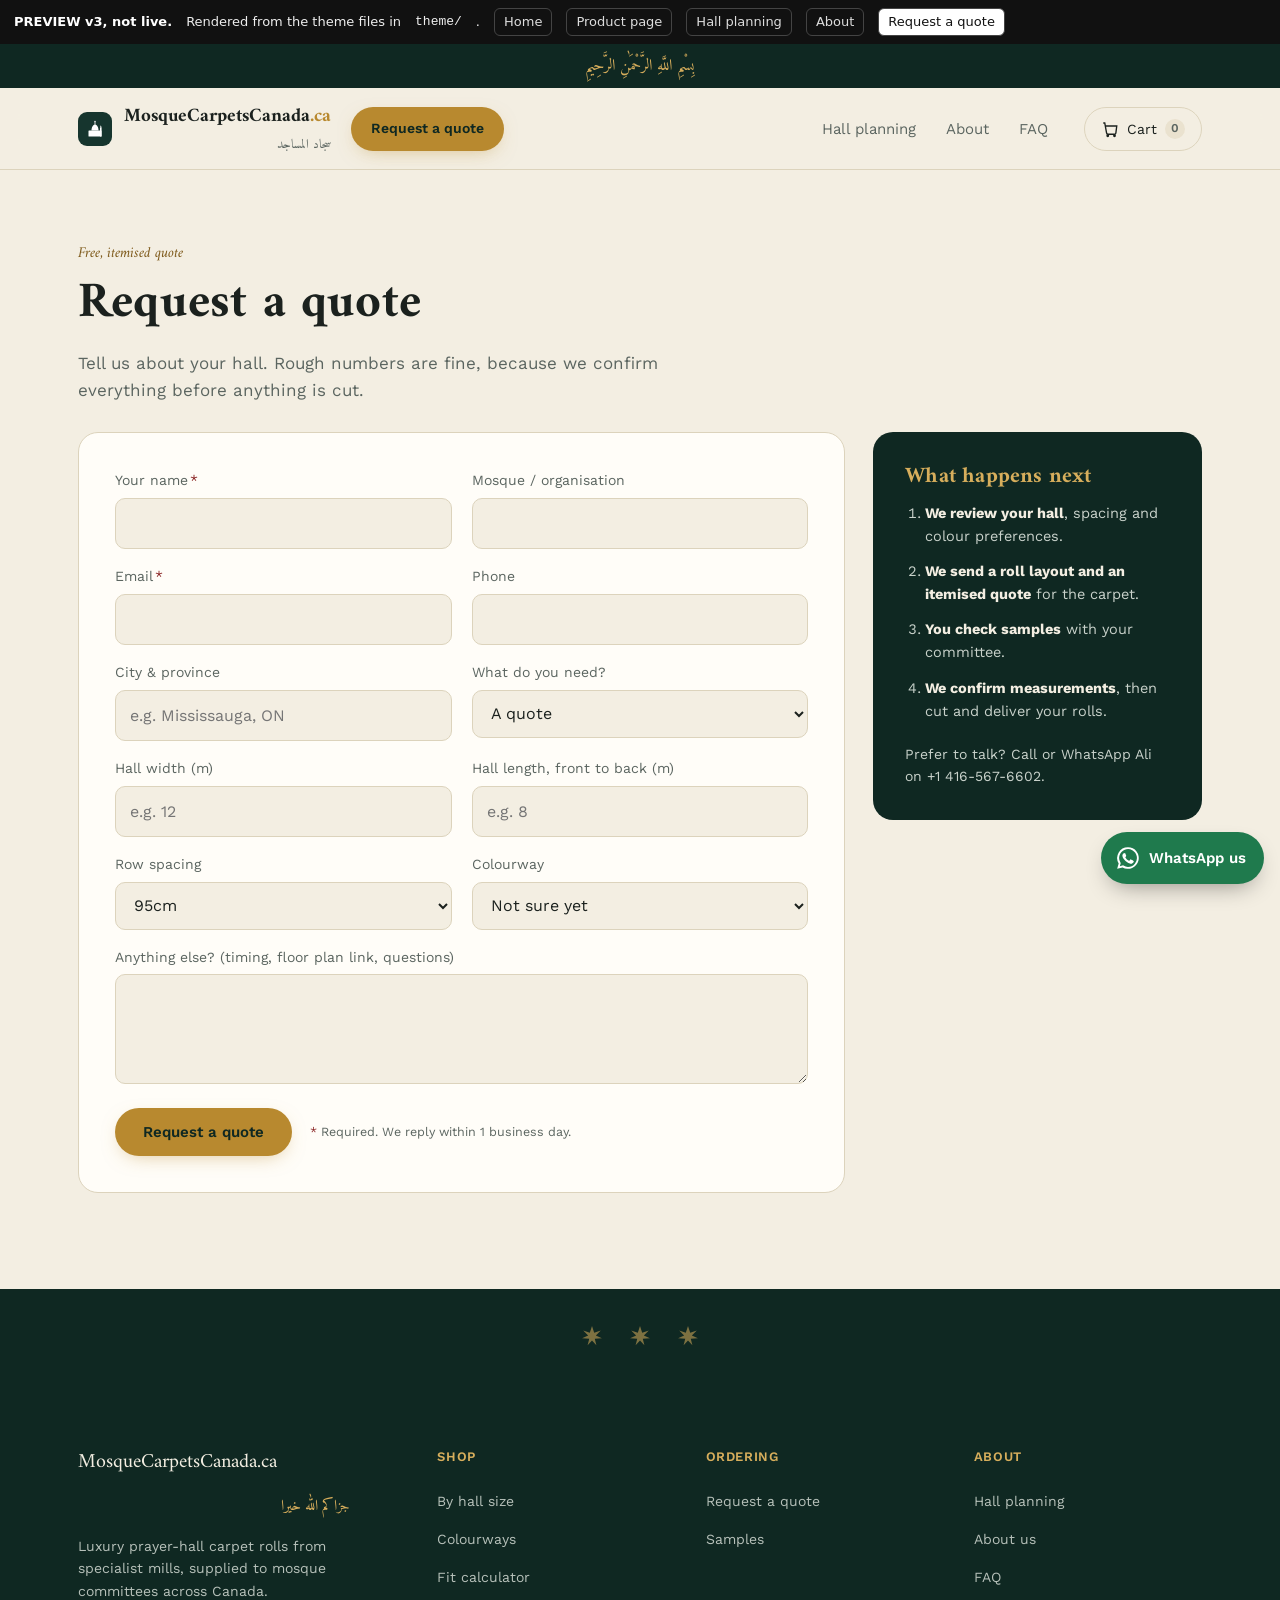
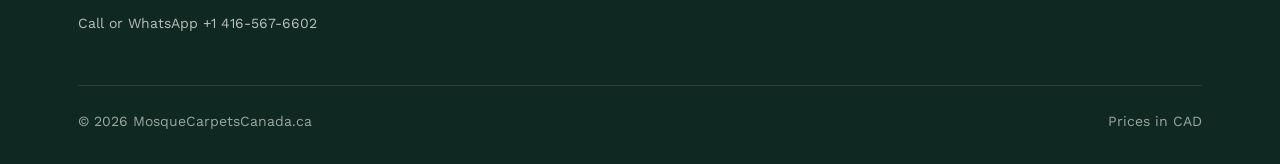
<file: previews/v3/quote.html>
<!doctype html>
<html lang="en"><head><meta charset="utf-8"><meta name="viewport" content="width=device-width, initial-scale=1">
<title>Request a quote · Site Preview</title>
<style>body{margin:0}.pv{position:relative;z-index:100;background:#111;color:#eee;font:13px/1.4 system-ui,sans-serif;display:flex;flex-wrap:wrap;gap:8px 14px;align-items:center;padding:8px 14px}
.pv b{color:#fff}.pv a{color:#ddd;padding:4px 9px;border:1px solid #444;border-radius:6px;text-decoration:none}.pv a[aria-current]{background:#fff;color:#111}
.skip{position:absolute;left:8px;top:-60px;z-index:200;background:#0F2822;color:#fff;padding:10px 14px;border-radius:8px}.skip:focus{top:8px}</style>
</head><body>
<a class="skip" href="#MainContent">Skip to content</a>
<div class="pv"><b>PREVIEW v3, not live.</b> Rendered from the theme files in <code>theme/</code>. <a href="index.html">Home</a><a href="product.html">Product page</a><a href="installation.html">Hall planning</a><a href="about.html">About</a><a href="quote.html" aria-current="page">Request a quote</a></div>
<div id="header-group"><link rel="stylesheet" href="../../theme/assets/mosque-design.css">
<link rel="stylesheet" href="../../theme/assets/mosque-update.css">
<link rel="preconnect" href="https://fonts.googleapis.com">
<link rel="preconnect" href="https://fonts.gstatic.com" crossorigin>
<link href="https://fonts.googleapis.com/css2?family=Amiri:ital,wght@0,400;0,700;1,400&family=Work+Sans:wght@300;400;500;600&display=swap" rel="stylesheet">
<div id="mcc-app">
<div class="mcc-bismillah-bar mcc-ar">بِسْمِ اللَّهِ الرَّحْمَٰنِ الرَّحِيمِ</div>

<header>
  <div class="mcc-nav">
    <a class="mcc-logo" href="index.html">
      <div class="mcc-logo-mark">
        <svg viewBox="0 0 40 40" xmlns="http://www.w3.org/2000/svg" fill="none">
          <rect x="7" y="23" width="26" height="12" rx="1" fill="#FFFFFF"/>
          <path d="M13 23C13 15.8 16.5 11 20 11C23.5 11 27 15.8 27 23Z" fill="#FFFFFF"/>
          <rect x="19.2" y="6" width="1.6" height="5" fill="#FFFFFF"/>
          <circle cx="20" cy="5" r="1.5" fill="#FFFFFF"/>
          <rect x="30" y="17" width="3.2" height="18" fill="#FFFFFF"/>
          <path d="M30 17 L31.6 12.5 L33.2 17Z" fill="#FFFFFF"/>
        </svg>
      </div>
      <div class="mcc-logo-stack">
        <span>MosqueCarpetsCanada<span style="color:var(--brass);">.ca</span></span>
        <span class="mcc-logo-ar">سجاد المساجد</span>
      </div>
    </a>
    <a class="mcc-btn-primary mcc-btn-sm mcc-nav-quote" href="quote.html">Request a quote</a><nav class="mcc-navlinks" aria-label="Main">
      <a href="installation.html">Hall planning</a>
      <a href="about.html">About</a>
      <a href="index.html#faq">FAQ</a>
    </nav>
    <div class="mcc-navtools">
      <a class="mcc-cart-btn" href="/cart" aria-label="Cart, 0 items">
        <svg width="18" height="18" viewBox="0 0 24 24" fill="none" stroke="currentColor" stroke-width="1.8" aria-hidden="true"><path d="M3 4h2l2.4 13.2a2 2 0 0 0 2 1.8h8.4a2 2 0 0 0 2-1.6L21 8H6"/><circle cx="9" cy="21" r="1"/><circle cx="18" cy="21" r="1"/></svg>
        <span class="mcc-cart-label">Cart</span>
        <span class="mcc-cart-count" data-count="0" aria-hidden="true">0</span>
      </a>
    </div>
  </div>
  <nav class="mcc-mobile-nav" aria-label="Main (mobile)">
    <a href="installation.html">Hall planning</a>
    <a href="about.html">About</a>
    <a href="index.html#faq">FAQ</a>
  </nav>
</header><a class="mcc-whatsapp" href="https://wa.me/14165676602?text=Salaam%2C%20I%20have%20a%20question%20about%20carpet%20for%20our%20prayer%20hall." target="_blank" rel="noopener" aria-label="Chat with us on WhatsApp">
    <svg viewBox="0 0 24 24" width="26" height="26" aria-hidden="true"><path fill="currentColor" d="M12 2a10 10 0 0 0-8.6 15.1L2 22l5-1.3A10 10 0 1 0 12 2zm0 18.2a8.2 8.2 0 0 1-4.2-1.2l-.3-.2-3 .8.8-2.9-.2-.3A8.2 8.2 0 1 1 12 20.2zm4.5-6.1c-.2-.1-1.5-.7-1.7-.8s-.4-.1-.6.1-.7.8-.8 1-.3.2-.5.1a6.7 6.7 0 0 1-3.3-2.9c-.3-.4.3-.4.7-1.4.1-.2 0-.3 0-.5l-.8-1.8c-.2-.5-.4-.4-.6-.4h-.5a1 1 0 0 0-.7.3 2.9 2.9 0 0 0-.9 2.2 5 5 0 0 0 1.1 2.7 11.6 11.6 0 0 0 4.4 3.9c1.6.7 2.3.8 3.1.6a2.6 2.6 0 0 0 1.7-1.2 2.1 2.1 0 0 0 .2-1.2c-.1-.1-.3-.2-.5-.3z"/></svg>
    <span>WhatsApp us</span>
  </a></div>
<script>
  (function(){
    try{
      var root = document.documentElement;
      root.classList.add('mcc-js');
      var header = document.querySelector('#mcc-app header');
      var bar = document.getElementById('mccMobileCta');
      function onScroll(){
        if(header){ header.classList.toggle('is-scrolled', window.scrollY > 8); }
        if(bar){ bar.classList.toggle('is-visible', window.scrollY > 480); }
      }
      window.addEventListener('scroll', onScroll, { passive: true });
      onScroll();
      function reveal(){
        var items = document.querySelectorAll('#mcc-app [data-reveal]');
        if(!('IntersectionObserver' in window)){ items.forEach(function(el){ el.classList.add('is-in'); }); return; }
        var io = new IntersectionObserver(function(entries){
          entries.forEach(function(e){ if(e.isIntersecting){ e.target.classList.add('is-in'); io.unobserve(e.target); } });
        }, { rootMargin: '0px 0px -8% 0px', threshold: 0.12 });
        items.forEach(function(el){ io.observe(el); });
      }
      if(document.readyState === 'loading'){ document.addEventListener('DOMContentLoaded', reveal); } else { reveal(); }
    }catch(e){ document.documentElement.classList.remove('mcc-js'); console.error('Header script error', e); }
  })();
</script>

</div>
<main id="MainContent"><link rel="stylesheet" href="../../theme/assets/mosque-design.css">
<link rel="stylesheet" href="../../theme/assets/mosque-update.css">
<div id="mcc-app">
<section class="mcc-phero" style="padding-bottom:28px;"><div class="mcc-wrap">
  <span class="mcc-eyebrow">Free, itemised quote</span>
  <h1>Request a quote</h1>
  <p>Tell us about your hall. Rough numbers are fine, because we confirm everything before anything is cut.</p>
</div></section>

<div class="mcc-wrap mcc-quote-grid"><form method="post" action="/contact#contact_form" id="mcc-quote-form" class="mcc-form" onsubmit="event.preventDefault();"><div><label for="q-name">Your name<span class="mcc-req" aria-hidden="true">*</span></label><input id="q-name" name="contact[name]" autocomplete="name" required></div>
    <div><label for="q-org">Mosque / organisation</label><input id="q-org" name="contact[Mosque or organisation]" autocomplete="organization"></div>
    <div><label for="q-email">Email<span class="mcc-req" aria-hidden="true">*</span></label><input id="q-email" type="email" name="contact[email]" autocomplete="email" required></div>
    <div><label for="q-phone">Phone</label><input id="q-phone" type="tel" name="contact[phone]" autocomplete="tel"></div>
    <div><label for="q-city">City &amp; province</label><input id="q-city" name="contact[City and province]" autocomplete="address-level2" placeholder="e.g. Mississauga, ON"></div>
    <div><label for="q-need">What do you need?</label>
      <select id="q-need" name="contact[Request type]">
        <option value="Quote">A quote</option>
        <option value="Samples">Samples</option>
      </select></div>
    <div><label for="q-w">Hall width (m)</label><input id="q-w" type="number" step="0.1" min="0" inputmode="decimal" name="contact[Hall width (m)]" placeholder="e.g. 12"></div>
    <div><label for="q-l">Hall length, front to back (m)</label><input id="q-l" type="number" step="0.1" min="0" inputmode="decimal" name="contact[Hall length (m)]" placeholder="e.g. 8"></div>
    <div><label for="q-s">Row spacing</label>
      <select id="q-s" name="contact[Row spacing]">
        <option value="Not sure">Not sure, recommend one</option>
        <option value="90cm">90cm</option>
        <option value="95cm" selected>95cm</option>
        <option value="100cm">100cm</option>
      </select></div>
    <div><label for="q-c">Colourway</label>
      <select id="q-c" name="contact[Colourway]">
        <option>Not sure yet</option><option>Green</option><option>Red</option><option>Dark blue</option><option>Natural</option><option>Cream</option>
      </select></div>
    <input type="hidden" id="q-product" name="contact[Product]" value="">
    <div class="mcc-full"><label for="q-body">Anything else? (timing, floor plan link, questions)</label><textarea id="q-body" name="contact[body]"></textarea></div>
    <div class="mcc-full" style="display:flex; gap:16px; align-items:center; flex-wrap:wrap;"><button class="mcc-btn-primary" type="submit">Request a quote</button><span class="mcc-fine"><span class="mcc-req" aria-hidden="true">*</span> Required. We reply within 1 business day.</span></div></form><aside class="mcc-side">
    <h3>What happens next</h3>
    <ol>
      <li><b>We review your hall</b>, spacing and colour preferences.</li>
      <li><b>We send a roll layout and an itemised quote</b> for the carpet.</li>
      <li><b>You check samples</b> with your committee.</li>
      <li><b>We confirm measurements</b>, then cut and deliver your rolls.</li>
    </ol><p class="mcc-contact-line">Prefer to talk? Call or WhatsApp Ali on +1 416-567-6602.</p></aside>
</div>
</div>
<script>
(function(){
  try{
    var q = new URLSearchParams(location.search);
    function set(id, v){ var el = document.getElementById(id); if(el && v){ el.value = v; } }
    set('q-w', q.get('w')); set('q-l', q.get('l'));
    if(q.get('s')){ set('q-s', q.get('s') + 'cm'); }
    set('q-c', q.get('colour'));
    set('q-product', q.get('product'));
    var need = { 'samples': 'Samples' }[q.get('need')];
    set('q-need', need);
    var ok = document.getElementById('mccQuoteOk');
    if(ok){ ok.focus(); }
    var f = document.getElementById('mcc-quote-form');
    if(f){ f.addEventListener('submit', function(){ var b = f.querySelector('button[type="submit"]'); if(b){ b.setAttribute('aria-busy', 'true'); b.textContent = 'Sending…'; } }); }
  }catch(e){ console.error('Quote form prefill error', e); }
})();
</script>

</main>
<link rel="stylesheet" href="../../theme/assets/mosque-design.css">
<link rel="stylesheet" href="../../theme/assets/mosque-update.css">
<div id="mcc-app">
<div class="mcc-divider-stars" style="background:var(--green-900); padding:36px 0;" aria-hidden="true">
  <svg viewBox="0 0 40 40"><path d="M20 2 L24 14 L36 10 L27 19 L38 24 L25 25 L28 37 L20 28 L12 37 L15 25 L2 24 L13 19 L4 10 L16 14 Z" fill="var(--brass-light)"/></svg>
  <svg viewBox="0 0 40 40"><path d="M20 2 L24 14 L36 10 L27 19 L38 24 L25 25 L28 37 L20 28 L12 37 L15 25 L2 24 L13 19 L4 10 L16 14 Z" fill="var(--brass-light)"/></svg>
  <svg viewBox="0 0 40 40"><path d="M20 2 L24 14 L36 10 L27 19 L38 24 L25 25 L28 37 L20 28 L12 37 L15 25 L2 24 L13 19 L4 10 L16 14 Z" fill="var(--brass-light)"/></svg>
</div>

<div class="mcc-footer">
  <div class="mcc-wrap">
    <div class="mcc-foot-grid">
      <div>
        <div class="mcc-foot-logo">MosqueCarpetsCanada.ca</div>
        <p class="mcc-ar" style="max-width:34ch; color:var(--brass-light); font-size:15px; margin-bottom:14px;">جزاكم الله خيرا</p>
        <p style="max-width:34ch;">Luxury prayer-hall carpet rolls from specialist mills, supplied to mosque committees across Canada.</p><p>Call or WhatsApp +1 416-567-6602</p></div>
      <div>
        <h4>Shop</h4>
        <a href="index.html#sizes">By hall size</a>
        <a href="index.html#colours">Colourways</a>
        <a href="installation.html#calculator">Fit calculator</a>
      </div>
      <div>
        <h4>Ordering</h4>
        <a href="quote.html">Request a quote</a>
        <a href="quote.html?need=samples">Samples</a>
      </div>
      <div>
        <h4>About</h4>
        <a href="installation.html">Hall planning</a>
        <a href="about.html">About us</a>
        <a href="index.html#faq">FAQ</a>
      </div>
    </div>
    <div class="mcc-foot-bottom">
      <span>© 2026 MosqueCarpetsCanada.ca</span>
      <span>Prices in CAD</span>
    </div>
  </div>
</div>
</div>


</body></html>
</file>
<file: theme/assets/mosque-design.css>
#mcc-app{--green-900:#0F2822; --green-800:#16352E; --green-700:#204A40; --brass:#B8892F; --brass-light:#D7AE5C; --plaster:#F3EEE2; --plaster-dim:#EAE2CF; --maroon:#5C2A2A; --sage:#7C9A87; --ink:#1B211E; --bg:var(--plaster); --surface:#FFFDF8; --text:var(--ink); --text-dim:#5B6560; --line:#DCD3BC; --arch:var(--green-800);}
#mcc-app *{box-sizing:border-box; margin:0; padding:0;}
#mcc-app{background:var(--bg); color:var(--text); font-family:'Work Sans', sans-serif; font-weight:400; line-height:1.6; overflow-x:hidden;}
#mcc-app img{max-width:100%; display:block;}
#mcc-app a{color:inherit; text-decoration:none;}
#mcc-app .mcc-wrap{max-width:1180px; margin:0 auto; padding:0 28px;}
#mcc-app h1, #mcc-app h2, #mcc-app h3{font-family:'Amiri', serif; font-weight:700; line-height:1.15; letter-spacing:0.2px;}
#mcc-app header{position:sticky; top:0; z-index:40; background:color-mix(in srgb, var(--bg) 82%, transparent); backdrop-filter:blur(14px); -webkit-backdrop-filter:blur(14px); border-bottom:1px solid var(--line);}
#mcc-app .mcc-nav{display:flex; align-items:center; padding:20px 28px; max-width:1180px; margin:0 auto;}
#mcc-app .mcc-logo{display:flex; align-items:center; gap:12px; font-family:'Amiri', serif; font-weight:700; font-size:19px; color:var(--text); white-space:nowrap;}
#mcc-app .mcc-logo-mark{width:34px; height:34px; flex-shrink:0; background:var(--green-800); border-radius:9px; display:flex; align-items:center; justify-content:center;}
#mcc-app .mcc-logo-mark svg{width:20px; height:20px;}
#mcc-app .mcc-navlinks{display:flex; gap:34px; font-size:15px; color:var(--text-dim); margin-left:auto; margin-right:48px;}
#mcc-app .mcc-navlinks a:hover{color:var(--brass);}
#mcc-app .mcc-navtools{display:flex; align-items:center; gap:20px;}
#mcc-app .mcc-cart-btn{display:flex; align-items:center; gap:8px; font-size:14px; color:var(--text); border:1px solid var(--line); padding:9px 18px; border-radius:999px;}
@media (max-width:840px){#mcc-app .mcc-navlinks{display:none;}}
#mcc-app .mcc-hero{position:relative; padding:40px 0 0; overflow:hidden;}
#mcc-app .mcc-hero-skyline{position:absolute; left:0; right:0; bottom:0; height:82px; opacity:0.5; pointer-events:none;}
#mcc-app .mcc-hero-skyline svg{width:100%; height:100%; display:block;}
#mcc-app .mcc-hero-inner{position:relative; z-index:1; max-width:1180px; margin:0 auto; padding:0 28px 110px; display:grid; grid-template-columns:1.15fr 0.85fr; align-items:center; gap:40px;}
#mcc-app .mcc-trust-badge{display:inline-flex; align-items:center; gap:9px; font-size:13px; color:var(--text-dim); border:1px solid var(--line); border-radius:999px; padding:7px 16px 7px 12px; margin-bottom:22px; background:var(--surface);}
#mcc-app .mcc-trust-badge .mcc-dot{width:7px; height:7px; border-radius:50%; background:var(--brass); box-shadow:0 0 0 3px color-mix(in srgb, var(--brass) 25%, transparent);}
#mcc-app .mcc-hero-copy .mcc-kicker{color:var(--brass); font-size:15px; font-style:italic; font-family:'Amiri', serif; margin-bottom:18px;}
#mcc-app .mcc-hero-copy h1{font-size:clamp(34px, 4.2vw, 54px); max-width:12ch; color:var(--text);}
#mcc-app .mcc-hero-copy p{margin-top:18px; max-width:42ch; color:var(--text-dim); font-size:17px;}
#mcc-app .mcc-hero-actions{display:flex; gap:16px; margin-top:26px; align-items:center; flex-wrap:wrap;}
#mcc-app .mcc-btn-primary{background:var(--brass); color:var(--green-900); padding:15px 30px; font-size:15px; font-weight:600; border-radius:999px; transition:transform .18s ease, background .18s ease, box-shadow .18s ease; box-shadow:0 6px 20px -8px rgba(184,137,47,0.55);}
#mcc-app .mcc-btn-primary:hover{background:var(--brass-light); transform:translateY(-1px); box-shadow:0 10px 26px -8px rgba(184,137,47,0.65);}
#mcc-app .mcc-btn-ghost{color:var(--text); font-size:15px; border-bottom:1px solid var(--brass); padding-bottom:3px;}
#mcc-app .mcc-hero-mini-stats{display:flex; gap:32px; margin-top:28px; padding-top:18px; border-top:1px solid var(--line); max-width:440px;}
#mcc-app .mcc-hero-mini-stats div{display:flex; flex-direction:column; gap:4px;}
#mcc-app .mcc-hero-mini-stats strong{font-family:'Amiri', serif; font-size:22px; color:var(--text);}
#mcc-app .mcc-hero-mini-stats span{font-size:12.5px; color:var(--text-dim);}
#mcc-app .mcc-hero-card{position:relative; max-width:280px; margin:0 auto; transform:rotate(var(--r, 0deg)); filter:drop-shadow(0 30px 50px -20px rgba(15,40,34,0.5));}
#mcc-app .mcc-hero-card svg{width:100%; height:auto; display:block; border-radius:20px;}
#mcc-app .mcc-hero-card-tag{position:absolute; left:50%; bottom:-18px; transform:translateX(-50%) rotate(calc(var(--r,0deg) * -1)); background:var(--surface); border:1px solid var(--line); border-radius:999px; padding:8px 18px; font-size:12.5px; color:var(--text); white-space:nowrap; display:flex; align-items:center; gap:8px; box-shadow:0 10px 24px -10px rgba(15,40,34,0.3);}
#mcc-app .mcc-hero-card-tag .mcc-ar{font-size:12px; color:var(--text-dim);}
@media (max-width:900px){#mcc-app .mcc-hero-inner{grid-template-columns:1fr; padding-bottom:88px;}
#mcc-app .mcc-hero-card{margin-top:20px;}
#mcc-app .mcc-hero-skyline{height:60px;}}
#mcc-app .mcc-strip{margin-top:0; background:var(--plaster-dim); border-radius:16px; max-width:1180px; margin-left:auto; margin-right:auto; transform:translateY(-70px);}
#mcc-app .mcc-strip .mcc-wrap{display:flex; flex-wrap:wrap; gap:0; padding:22px 28px; max-width:none;}
#mcc-app .mcc-strip-item{flex:1 1 220px; padding:10px 24px; border-right:1px solid var(--line); font-size:13.5px; color:var(--text-dim);}
#mcc-app .mcc-strip-item:last-child{border-right:none;}
#mcc-app .mcc-strip-item strong{display:block; color:var(--text); font-size:14px; margin-bottom:2px;}
#mcc-app .mcc-section{padding:96px 28px;}
#mcc-app .mcc-section-head{max-width:600px; margin-bottom:52px;}
#mcc-app .mcc-section-head h2{font-size:clamp(28px,3.2vw,38px); color:var(--text);}
#mcc-app .mcc-section-head p{margin-top:14px; color:var(--text-dim); font-size:16px; max-width:48ch;}
#mcc-app .mcc-grid-by-size{display:grid; grid-template-columns:repeat(3,1fr); gap:20px;}
#mcc-app .mcc-size-card{background:var(--surface); padding:38px 30px; display:flex; flex-direction:column; gap:16px; border:1px solid var(--line); border-radius:18px; transition:transform .2s ease, box-shadow .2s ease, border-color .2s ease;}
#mcc-app .mcc-size-card:hover{transform:translateY(-4px); box-shadow:0 20px 40px -24px rgba(15,40,34,0.35); border-color:var(--brass);}
#mcc-app .mcc-size-head{display:flex; flex-direction:column; gap:5px;}
#mcc-app .mcc-size-card .mcc-dims{font-family:'Amiri', serif; font-size:30px; color:var(--brass); line-height:1.2;}
#mcc-app .mcc-size-card .mcc-dims span{font-size:15px; color:var(--text-dim); font-family:'Work Sans',sans-serif;}
#mcc-app .mcc-size-card h3{font-size:19px; color:var(--text); font-weight:700;}
#mcc-app .mcc-size-card p{font-size:14.5px; color:var(--text-dim); flex:1; line-height:1.55;}
#mcc-app .mcc-size-foot{display:flex; flex-direction:column; gap:6px; border-top:1px solid var(--line); padding-top:14px;}
#mcc-app .mcc-size-card .mcc-rows{font-size:13px; color:var(--sage);}
#mcc-app .mcc-size-card .mcc-price{font-size:15px; color:var(--text); font-weight:600;}
@media (max-width:900px){#mcc-app .mcc-grid-by-size{grid-template-columns:1fr;}}
#mcc-app .mcc-saff-section{background: radial-gradient(circle at 88% 12%, color-mix(in srgb, var(--brass) 16%, transparent), transparent 55%), var(--green-800); color:var(--plaster); padding:96px 28px;}
#mcc-app .mcc-saff-section .mcc-wrap{display:grid; grid-template-columns:0.9fr 1.1fr; gap:60px; align-items:center;}
#mcc-app .mcc-saff-section h2{color:var(--plaster); font-size:clamp(26px,3vw,34px);}
#mcc-app .mcc-saff-kicker{color:var(--brass-light); font-size:15px; font-style:italic; margin-bottom:12px; display:block;}
#mcc-app .mcc-saff-section p{color:#C9D2CB; margin-top:16px; font-size:16px; max-width:44ch;}
#mcc-app .mcc-saff-facts{list-style:none; margin-top:26px; display:flex; flex-direction:column; gap:12px;}
#mcc-app .mcc-saff-fact{display:flex; gap:16px; align-items:flex-start; background:rgba(243,238,226,0.05); border:1px solid rgba(243,238,226,0.12); border-radius:14px; padding:16px 18px; transition:background .2s ease, border-color .2s ease;}
#mcc-app .mcc-saff-fact:hover{background:rgba(243,238,226,0.09); border-color:rgba(184,137,47,0.4);}
#mcc-app .mcc-saff-fact-rec{border-color:rgba(184,137,47,0.5); background:rgba(184,137,47,0.09);}
#mcc-app .mcc-saff-fact-num{flex-shrink:0; width:40px; height:40px; border-radius:50%; background:var(--brass); color:var(--green-900); font-family:'Amiri',serif; font-weight:700; font-size:15px; display:flex; align-items:center; justify-content:center;}
#mcc-app .mcc-saff-fact-rec .mcc-saff-fact-num{background:var(--brass-light);}
#mcc-app .mcc-saff-fact-body{display:flex; flex-direction:column; gap:4px;}
#mcc-app .mcc-saff-fact-body strong{font-family:'Amiri',serif; font-size:17px; color:var(--brass-light); display:flex; align-items:center; gap:8px;}
#mcc-app .mcc-saff-fact-tag{font-family:'Work Sans',sans-serif; font-style:normal; font-size:10.5px; font-weight:600; letter-spacing:0.4px; text-transform:uppercase; color:var(--green-900); background:var(--brass-light); padding:2px 8px; border-radius:999px;}
#mcc-app .mcc-saff-fact-body span{font-size:14px; color:#C9D2CB; line-height:1.5;}
#mcc-app .mcc-saff-diagram-wrap{position:relative; border-radius:20px; overflow:hidden; border:1px solid rgba(184,137,47,0.25); box-shadow:0 30px 60px -30px rgba(0,0,0,0.5);}
#mcc-app .mcc-saff-diagram{width:100%; display:block;}
#mcc-app .mcc-saff-diagram-tag{position:absolute; top:16px; right:16px; background:var(--surface); color:var(--green-900); font-size:12.5px; font-weight:600; padding:7px 14px; border-radius:999px; box-shadow:0 8px 20px -8px rgba(0,0,0,0.35);}
@media (max-width:900px){#mcc-app .mcc-saff-section .mcc-wrap{grid-template-columns:1fr;}}
#mcc-app .mcc-colorways{display:grid; grid-template-columns:repeat(5,1fr); gap:18px;}
#mcc-app .mcc-swatch{display:flex; flex-direction:column; gap:10px; cursor:pointer; border:none; background:none; padding:0; text-align:left; font:inherit; width:100%;}
#mcc-app .mcc-swatch[aria-pressed="true"] .mcc-block{box-shadow:0 0 0 3px var(--surface), 0 0 0 5px var(--brass);}
#mcc-app .mcc-swatch-pulse .mcc-block{animation:mcc-swatch-pop .45s ease;}
@keyframes mcc-swatch-pop{
    0%{transform:scale(1);}
    45%{transform:scale(1.06);}
    100%{transform:scale(1);}
  }
#mcc-app .mcc-swatch .mcc-block{aspect-ratio:1; border-radius:14px; background-size:cover; background-position:center; border:1px solid var(--line); position:relative; overflow:hidden; transition:transform .2s ease;}
#mcc-app .mcc-swatch:hover .mcc-block{transform:translateY(-3px) scale(1.02);}
#mcc-app .mcc-swatch .mcc-block::after{content:''; position:absolute; inset:0; background: repeating-linear-gradient(90deg, rgba(0,0,0,0.06) 0 2px, transparent 2px 34px);}
#mcc-app .mcc-swatch p{font-size:13.5px; color:var(--text); font-weight:500;}
#mcc-app .mcc-swatch span{font-size:12px; color:var(--text-dim);}
#mcc-app .mcc-colorway-preview{margin-top:22px; text-align:center; font-size:14px; color:var(--text-dim); opacity:0; transition:opacity .25s ease; min-height:20px;}
#mcc-app .mcc-colorway-preview.is-visible{opacity:1;}
#mcc-app .mcc-colorway-preview strong{color:var(--text); font-weight:600;}
@media (max-width:900px){#mcc-app .mcc-colorways{grid-template-columns:repeat(2,1fr);}}
#mcc-app .mcc-calc{background:var(--surface); border:1px solid var(--line); border-radius:20px; padding:48px; display:grid; grid-template-columns:1fr 1fr; gap:44px;}
#mcc-app .mcc-calc-form label{display:block; font-size:13px; color:var(--text-dim); margin-bottom:8px; margin-top:20px;}
#mcc-app .mcc-calc-form label:first-child{margin-top:0;}
#mcc-app .mcc-calc-form input, #mcc-app .mcc-calc-form select{width:100%; padding:12px 14px; font-size:15px; border:1px solid var(--line); background:var(--bg); color:var(--text); border-radius:10px; font-family:'Work Sans',sans-serif;}
#mcc-app .mcc-calc-result{background:var(--plaster-dim); border-left:3px solid var(--brass); border-radius:14px; padding:28px; display:flex; flex-direction:column; justify-content:center;}
#mcc-app .mcc-calc-result .mcc-num{font-family:'Amiri',serif; font-size:44px; color:var(--green-800); line-height:1;}
#mcc-app .mcc-calc-result .mcc-label{font-size:13px; color:var(--text-dim); margin-top:8px;}
#mcc-app .mcc-calc-result .mcc-note{font-size:13px; color:var(--text-dim); margin-top:18px; border-top:1px solid var(--line); padding-top:16px;}
@media (max-width:840px){#mcc-app .mcc-calc{grid-template-columns:1fr;}}
#mcc-app .mcc-testimonial{max-width:760px; margin:0 auto; text-align:center; padding:100px 28px;}
#mcc-app .mcc-testimonial svg{width:34px; margin:0 auto 28px; opacity:0.5;}
#mcc-app .mcc-testimonial p{font-family:'Amiri', serif; font-style:italic; font-size:clamp(20px,2.4vw,27px); color:var(--text); line-height:1.5;}
#mcc-app .mcc-testimonial cite{display:block; margin-top:26px; font-style:normal; font-size:14px; color:var(--text-dim);}
#mcc-app footer{background:var(--green-900); color:#C9D2CB; padding:64px 28px 32px;}
#mcc-app .mcc-foot-grid{display:grid; grid-template-columns:1.4fr 1fr 1fr 1fr; gap:40px; padding-bottom:40px; border-bottom:1px solid rgba(243,238,226,0.12);}
#mcc-app .mcc-foot-grid h4{font-size:13px; color:var(--brass-light); margin-bottom:16px; font-weight:600;}
#mcc-app .mcc-foot-grid a, #mcc-app .mcc-foot-grid p{font-size:14px; color:#B7C1BA; display:block; margin-bottom:10px;}
#mcc-app .mcc-foot-logo{font-family:'Amiri',serif; font-size:20px; color:var(--plaster); margin-bottom:14px;}
#mcc-app .mcc-foot-bottom{display:flex; justify-content:space-between; padding-top:24px; font-size:12.5px; color:#7E8B83; flex-wrap:wrap; gap:12px;}
@media (max-width:840px){#mcc-app .mcc-foot-grid{grid-template-columns:1fr 1fr;}}
@media (prefers-reduced-motion: reduce){#mcc-app *{transition:none !important; scroll-behavior:auto !important;}}
#mcc-app .mcc-ar{font-family:'Amiri', serif; direction:rtl; unicode-bidi:isolate; letter-spacing:normal; line-height:1.9;}
#mcc-app .mcc-bismillah-bar{background:var(--green-900); color:var(--brass-light); text-align:center; padding:10px 12px; font-size:16px;}
#mcc-app .mcc-logo-ar{font-family:'Amiri', serif; direction:rtl; font-size:13px; color:var(--text-dim); margin-top:1px; font-weight:400;}
#mcc-app .mcc-logo-stack{display:flex; flex-direction:column; gap:1px;}
#mcc-app .mcc-star8{display:inline-flex;}
#mcc-app .mcc-star8 svg{width:1em; height:1em; vertical-align:-0.12em;}
#mcc-app .mcc-divider-stars{display:flex; align-items:center; justify-content:center; gap:26px; padding:6px 0 0;}
#mcc-app .mcc-divider-stars svg{width:22px; height:22px; opacity:0.55;}
#mcc-app .mcc-dims-ar{font-family:'Amiri', serif; direction:rtl; font-size:14px; color:var(--sage);}
#mcc-app .mcc-swatch .mcc-ar-name{font-family:'Amiri', serif; direction:rtl; font-size:12.5px; color:var(--text-dim);}
</file>
<file: theme/assets/mosque-update.css>
/* Site update v2: styles for new sections. Loaded after mosque-design.css. */
#mcc-app .mcc-btn-primary{display:inline-block; border:none; cursor:pointer; font-family:'Work Sans',sans-serif;}
#mcc-app .mcc-btn-sm{padding:10px 20px; font-size:14px;}
#mcc-app .mcc-btn-outline{display:block; text-align:center; border:1px solid var(--green-800); color:var(--green-800); padding:14px 28px; border-radius:999px; font-weight:600; font-size:15px;}
#mcc-app .mcc-eyebrow{display:block; color:var(--brass); font-family:'Amiri',serif; font-style:italic; font-size:15px; margin-bottom:10px;}

/* header */
#mcc-app .mcc-navlinks{margin-right:28px;}
#mcc-app .mcc-navtools{gap:12px;}
@media (max-width:840px){#mcc-app .mcc-navtools .mcc-btn-primary{display:none;}}
@media (max-width:560px){#mcc-app .mcc-nav{padding:14px 16px;} #mcc-app .mcc-logo{font-size:16px;} #mcc-app .mcc-logo-ar{display:none;}}
#mcc-app .mcc-mobile-nav{display:none; border-top:1px solid var(--line); padding:10px 16px; gap:18px; overflow-x:auto; font-size:14px; color:var(--text-dim); white-space:nowrap;}
@media (max-width:840px){#mcc-app .mcc-mobile-nav{display:flex;}}

/* hall cards */
#mcc-app .mcc-size-card{position:relative;}
#mcc-app .mcc-size-card.mcc-pop{border-color:var(--brass);}
#mcc-app .mcc-pop-tag{position:absolute; top:-12px; right:22px; background:var(--brass); color:var(--green-900); font-size:11px; font-weight:600; letter-spacing:.4px; text-transform:uppercase; padding:4px 10px; border-radius:999px;}
#mcc-app .mcc-incl{list-style:none; display:flex; flex-direction:column; gap:6px; font-size:13.5px;}
#mcc-app .mcc-incl li{display:flex; gap:8px; align-items:flex-start;}
#mcc-app .mcc-incl li::before{content:''; flex-shrink:0; width:14px; height:14px; margin-top:4px; border-radius:50%; background:radial-gradient(circle,var(--brass) 35%,transparent 40%); border:1px solid var(--brass);}

/* sourcing */
#mcc-app .mcc-source{display:grid; grid-template-columns:1fr 1fr; gap:56px; align-items:center;}
#mcc-app .mcc-source-visual{border-radius:20px; overflow:hidden; background:var(--green-900); aspect-ratio:5/4; border:1px solid var(--line);}
#mcc-app .mcc-source-visual svg, #mcc-app .mcc-source-visual img{width:100%; height:100%; object-fit:cover; display:block;}
#mcc-app .mcc-pillars{display:grid; grid-template-columns:1fr 1fr; gap:18px; margin-top:28px;}
#mcc-app .mcc-pillar{border-top:2px solid var(--brass); padding-top:14px;}
#mcc-app .mcc-pillar strong{font-family:'Amiri',serif; font-size:18px; display:block;}
#mcc-app .mcc-pillar span{font-size:14px; color:var(--text-dim);}
@media (max-width:900px){#mcc-app .mcc-source{grid-template-columns:1fr;} #mcc-app .mcc-pillars{grid-template-columns:1fr;}}

/* steps */
#mcc-app .mcc-process{background:var(--plaster-dim);}
#mcc-app .mcc-steps{display:grid; grid-template-columns:repeat(4,1fr); gap:18px;}
#mcc-app .mcc-step{background:var(--surface); border:1px solid var(--line); border-radius:16px; padding:26px 22px;}
#mcc-app .mcc-step-num{font-family:'Amiri',serif; font-size:40px; color:var(--brass); line-height:1;}
#mcc-app .mcc-step h3{font-size:18px; margin:10px 0 6px;}
#mcc-app .mcc-step p{font-size:14px; color:var(--text-dim);}
#mcc-app .mcc-step .mcc-when{display:inline-block; margin-top:12px; font-size:12px; color:var(--green-700); background:color-mix(in srgb,var(--sage) 18%,transparent); padding:3px 10px; border-radius:999px;}
@media (max-width:900px){#mcc-app .mcc-steps{grid-template-columns:1fr 1fr;}}
@media (max-width:560px){#mcc-app .mcc-steps{grid-template-columns:1fr;}}

/* installation teaser */
#mcc-app .mcc-install{display:grid; grid-template-columns:1.1fr .9fr; gap:48px; align-items:start;}
#mcc-app .mcc-install-list{list-style:none; display:grid; grid-template-columns:1fr 1fr; gap:16px;}
#mcc-app .mcc-install-list li{background:var(--surface); border:1px solid var(--line); border-radius:14px; padding:18px;}
#mcc-app .mcc-install-list strong{display:block; font-size:15px; margin-bottom:4px;}
#mcc-app .mcc-install-list span{font-size:13.5px; color:var(--text-dim);}
#mcc-app .mcc-install-card{background:var(--green-900); color:var(--plaster); border-radius:20px; padding:34px;}
#mcc-app .mcc-install-card h3{font-size:24px; color:var(--brass-light);}
#mcc-app .mcc-install-card p{color:#C9D2CB; font-size:14.5px; margin:10px 0 18px;}
#mcc-app .mcc-opt{display:flex; justify-content:space-between; gap:12px; padding:14px 0; border-top:1px solid rgba(243,238,226,.14); font-size:14.5px;}
#mcc-app .mcc-opt span:last-child{color:var(--brass-light); text-align:right;}
#mcc-app .mcc-install-card .mcc-btn-primary{margin-top:20px;}
@media (max-width:900px){#mcc-app .mcc-install{grid-template-columns:1fr;} #mcc-app .mcc-install-list{grid-template-columns:1fr;}}

/* calculator */
#mcc-app .mcc-calc-result .mcc-btn-primary{margin-top:20px; align-self:flex-start;}
@media (max-width:840px){#mcc-app .mcc-calc{padding:28px;}}

/* faq */
#mcc-app .mcc-faq{max-width:820px;}
#mcc-app .mcc-faq details{border-bottom:1px solid var(--line); padding:18px 0;}
#mcc-app .mcc-faq summary{cursor:pointer; font-family:'Amiri',serif; font-size:19px; font-weight:700; list-style:none; display:flex; justify-content:space-between; gap:16px;}
#mcc-app .mcc-faq summary::-webkit-details-marker{display:none;}
#mcc-app .mcc-faq summary::after{content:'+'; color:var(--brass); font-size:22px; line-height:1;}
#mcc-app .mcc-faq details[open] summary::after{content:'–';}
#mcc-app .mcc-faq details p{margin-top:10px; color:var(--text-dim); font-size:15px; max-width:68ch;}

/* closing cta */
#mcc-app .mcc-cta{background:var(--green-900); color:var(--plaster); border-radius:24px; padding:56px; display:grid; grid-template-columns:1.3fr .7fr; gap:32px; align-items:center; max-width:1180px; margin:0 auto 96px;}
#mcc-app .mcc-cta h2{font-size:clamp(26px,3vw,36px); color:var(--plaster);}
#mcc-app .mcc-cta p{color:#C9D2CB; margin-top:12px; max-width:50ch;}
#mcc-app .mcc-cta-actions{display:flex; flex-direction:column; gap:14px; align-items:flex-start;}
#mcc-app .mcc-cta .mcc-btn-ghost{color:var(--plaster);}
@media (max-width:1236px){#mcc-app .mcc-cta{margin-left:28px; margin-right:28px;}}
@media (max-width:900px){#mcc-app .mcc-cta{grid-template-columns:1fr; padding:34px 24px; margin-left:16px; margin-right:16px;}}

/* page hero + content pages */
#mcc-app .mcc-phero{padding:72px 0 40px;}
#mcc-app .mcc-phero h1{font-size:clamp(34px,4vw,50px); max-width:18ch;}
#mcc-app .mcc-phero p{margin-top:16px; max-width:58ch; color:var(--text-dim); font-size:17px;}
#mcc-app .mcc-two{display:grid; grid-template-columns:1fr 1fr; gap:48px; align-items:start;}
@media (max-width:900px){#mcc-app .mcc-two{grid-template-columns:1fr;}}
#mcc-app .mcc-checklist{list-style:none; display:flex; flex-direction:column; gap:12px;}
#mcc-app .mcc-checklist li{display:flex; gap:12px; background:var(--surface); border:1px solid var(--line); border-radius:12px; padding:14px 16px; font-size:14.5px;}
#mcc-app .mcc-checklist li::before{content:'✓'; color:var(--green-700); font-weight:700;}
#mcc-app .mcc-prose h2{font-size:clamp(26px,3vw,34px);}
#mcc-app .mcc-prose p{color:var(--text-dim); font-size:16px; margin-top:14px; max-width:62ch;}
#mcc-app .mcc-values{display:grid; grid-template-columns:repeat(3,1fr); gap:18px;}
#mcc-app .mcc-value{background:var(--surface); border:1px solid var(--line); border-radius:16px; padding:26px;}
#mcc-app .mcc-value h3{font-size:20px; margin-bottom:6px;}
#mcc-app .mcc-value p{font-size:14.5px; color:var(--text-dim);}
@media (max-width:900px){#mcc-app .mcc-values{grid-template-columns:1fr;}}
#mcc-app .mcc-rte{color:var(--text-dim); font-size:16px; max-width:68ch;}
#mcc-app .mcc-rte p{margin-top:12px;}

/* product page */
#mcc-app .mcc-crumbs{font-size:13px; color:var(--text-dim); padding-top:24px;}
#mcc-app .mcc-crumbs a{border-bottom:1px solid var(--line);}
#mcc-app .mcc-pdp{display:grid; grid-template-columns:1.05fr .95fr; gap:52px; padding:28px 0 80px; align-items:start;}
#mcc-app .mcc-gallery{position:sticky; top:110px;}
#mcc-app .mcc-gal-main{border-radius:20px; overflow:hidden; border:1px solid var(--line); background:var(--surface);}
#mcc-app .mcc-gal-main svg, #mcc-app .mcc-gal-main img{width:100%; display:block;}
#mcc-app .mcc-gal-thumbs{display:grid; grid-template-columns:repeat(4,1fr); gap:10px; margin-top:10px;}
#mcc-app .mcc-gal-thumbs img{border-radius:10px; border:1px solid var(--line); aspect-ratio:1; object-fit:cover; width:100%;}
#mcc-app .mcc-pdp h1{font-size:clamp(28px,3vw,40px);}
#mcc-app .mcc-pdp .mcc-sub{display:flex; gap:10px; margin-top:8px; color:var(--text-dim); font-size:14px; flex-wrap:wrap;}
#mcc-app .mcc-p-price{font-family:'Amiri',serif; font-size:30px; margin-top:18px;}
#mcc-app .mcc-p-price small{font-family:'Work Sans',sans-serif; font-size:13px; color:var(--text-dim); margin-left:8px;}
#mcc-app .mcc-opt-group{margin-top:26px; border:none;}
#mcc-app .mcc-opt-label{font-size:13px; font-weight:600; letter-spacing:.3px; text-transform:uppercase; color:var(--text-dim); display:flex; justify-content:space-between; gap:12px; margin-bottom:10px;}
#mcc-app .mcc-opt-label span{text-transform:none; font-weight:400; letter-spacing:0;}
#mcc-app .mcc-chips{display:flex; gap:10px; flex-wrap:wrap;}
#mcc-app .mcc-chip input, #mcc-app .mcc-cdot input{position:absolute; opacity:0; pointer-events:none;}
#mcc-app .mcc-chip{position:relative; border:1px solid var(--line); background:var(--surface); border-radius:12px; padding:12px 16px; font-size:14px; cursor:pointer; min-width:92px;}
#mcc-app .mcc-chip b{display:block; font-family:'Amiri',serif; font-size:18px;}
#mcc-app .mcc-chip small{color:var(--text-dim); font-size:12px;}
#mcc-app .mcc-chip:has(input:checked){border-color:var(--green-800); box-shadow:0 0 0 1px var(--green-800); background:#fff;}
#mcc-app .mcc-chip:has(input:disabled){opacity:.45; cursor:not-allowed;}
#mcc-app .mcc-chip:has(input:focus-visible), #mcc-app .mcc-cdot:has(input:focus-visible){outline:2px solid var(--brass); outline-offset:2px;}
#mcc-app .mcc-dots-row{display:flex; gap:10px; flex-wrap:wrap;}
#mcc-app .mcc-cdot{position:relative; width:40px; height:40px; border-radius:50%; border:1px solid var(--line); cursor:pointer;}
#mcc-app .mcc-cdot:has(input:checked){box-shadow:0 0 0 3px var(--surface), 0 0 0 5px var(--brass);}
#mcc-app .mcc-radio{display:flex; gap:12px; align-items:flex-start; border:1px solid var(--line); background:var(--surface); border-radius:12px; padding:14px 16px; cursor:pointer; margin-bottom:10px;}
#mcc-app .mcc-radio input{margin-top:5px; accent-color:var(--green-800);}
#mcc-app .mcc-radio strong{display:block; font-size:15px;}
#mcc-app .mcc-radio span{font-size:13px; color:var(--text-dim);}
#mcc-app .mcc-buy{display:flex; flex-direction:column; gap:12px; margin-top:26px;}
#mcc-app .mcc-buy .mcc-btn-primary{text-align:center; width:100%;}
#mcc-app .mcc-buy .mcc-btn-primary:disabled{opacity:.5; cursor:not-allowed;}
#mcc-app .mcc-assure{list-style:none; display:grid; grid-template-columns:1fr 1fr; gap:10px 18px; margin-top:22px; font-size:13.5px; color:var(--text-dim);}
#mcc-app .mcc-assure li::before{content:'✦ '; color:var(--brass);}
#mcc-app .mcc-acc{margin-top:30px; border-top:1px solid var(--line);}
#mcc-app .mcc-acc details{border-bottom:1px solid var(--line); padding:16px 0;}
#mcc-app .mcc-acc summary{cursor:pointer; font-weight:600; list-style:none; display:flex; justify-content:space-between;}
#mcc-app .mcc-acc summary::-webkit-details-marker{display:none;}
#mcc-app .mcc-acc summary::after{content:'+'; color:var(--brass);}
#mcc-app .mcc-acc details[open] summary::after{content:'–';}
#mcc-app .mcc-acc .mcc-body{margin-top:10px; font-size:14.5px; color:var(--text-dim);}
#mcc-app .mcc-acc .mcc-body p + p{margin-top:8px;}
#mcc-app .mcc-acc .mcc-body a{border-bottom:1px solid var(--brass);}
#mcc-app .mcc-spec{width:100%; border-collapse:collapse; font-size:14px;}
#mcc-app .mcc-spec td{padding:8px 0; border-bottom:1px dashed var(--line); vertical-align:top;}
#mcc-app .mcc-spec td:first-child{color:var(--text-dim); width:42%;}
#mcc-app .mcc-form-error{background:#fbeaea; color:#7a2020; border-radius:10px; padding:12px 14px; font-size:14px; margin-top:14px;}
@media (max-width:900px){#mcc-app .mcc-pdp{grid-template-columns:1fr;} #mcc-app .mcc-gallery{position:static;} #mcc-app .mcc-assure{grid-template-columns:1fr;}}

/* quote form */
#mcc-app .mcc-quote-grid{display:grid; grid-template-columns:1.4fr .6fr; gap:28px; align-items:start; padding-bottom:96px;}
#mcc-app .mcc-form{background:var(--surface); border:1px solid var(--line); border-radius:20px; padding:36px; display:grid; grid-template-columns:1fr 1fr; gap:16px 20px;}
#mcc-app .mcc-form .mcc-full{grid-column:1/-1;}
#mcc-app .mcc-form label{display:block; font-size:13px; color:var(--text-dim); margin-bottom:6px;}
#mcc-app .mcc-form input, #mcc-app .mcc-form select, #mcc-app .mcc-form textarea{width:100%; padding:12px 14px; font:inherit; font-size:15px; border:1px solid var(--line); background:var(--bg); border-radius:10px; color:var(--text);}
#mcc-app .mcc-form textarea{min-height:110px; resize:vertical;}
#mcc-app .mcc-form .mcc-fine{font-size:12.5px; color:var(--text-dim);}
#mcc-app .mcc-form-ok{background:#e7f2ea; color:#1d5a34; border-radius:12px; padding:16px 18px; font-size:15px;}
#mcc-app .mcc-side{background:var(--green-900); color:var(--plaster); border-radius:20px; padding:32px;}
#mcc-app .mcc-side h3{color:var(--brass-light); font-size:22px; margin-bottom:12px;}
#mcc-app .mcc-side ol{padding-left:20px; display:flex; flex-direction:column; gap:12px; color:#C9D2CB; font-size:14.5px;}
#mcc-app .mcc-side ol b{color:var(--plaster);}
#mcc-app .mcc-side .mcc-contact-line{margin-top:20px; color:#C9D2CB; font-size:14px;}
@media (max-width:900px){#mcc-app .mcc-form{grid-template-columns:1fr; padding:24px;} #mcc-app .mcc-quote-grid{grid-template-columns:1fr;}}
@media (max-width:560px){#mcc-app .mcc-wrap{padding:0 16px;} #mcc-app .mcc-section{padding-left:0; padding-right:0;}}

/* ==========================================================================
   Detail pass (v3): tokens, contrast, rhythm, navigation, CTAs, images, motion
   ========================================================================== */
#mcc-app{
  --brass-text:#7F5B1C;          /* gold for text on light backgrounds (5.3:1 on plaster) */
  --sage-text:#4F6B5A;           /* green-grey for small text (5.8:1 on surface) */
  --muted-on-dark:#9AA69F;       /* small text on green-900 (6.2:1) */
  --section-y:clamp(64px, 8vw, 104px);
  --gap:24px;
  --radius-sm:10px; --radius-md:14px; --radius-lg:20px;
  --shadow-1:0 1px 2px rgba(15,40,34,.06), 0 2px 8px -2px rgba(15,40,34,.08);
  --shadow-2:0 18px 40px -22px rgba(15,40,34,.38);
  --dur:200ms; --ease:cubic-bezier(.4,0,.2,1);
  --header-offset:112px;
  font-size:16px;
}
@media (prefers-reduced-motion:no-preference){ html{scroll-behavior:smooth;} }
#mcc-app [id]{scroll-margin-top:var(--header-offset);}

/* focus: always visible for keyboard users */
#mcc-app a:focus-visible, #mcc-app button:focus-visible, #mcc-app summary:focus-visible,
#mcc-app input:focus-visible, #mcc-app select:focus-visible, #mcc-app textarea:focus-visible{
  outline:3px solid var(--green-800); outline-offset:3px; border-radius:6px;
}
#mcc-app .mcc-saff-section a:focus-visible, #mcc-app .mcc-cta a:focus-visible, #mcc-app .mcc-install-card a:focus-visible,
#mcc-app .mcc-footer a:focus-visible, #mcc-app .mcc-side a:focus-visible{outline-color:var(--brass-light);}

/* contrast fixes: gold / sage used as TEXT on light backgrounds */
#mcc-app .mcc-hero-copy .mcc-kicker, #mcc-app .mcc-eyebrow, #mcc-app .mcc-size-card .mcc-dims,
#mcc-app .mcc-step-num, #mcc-app .mcc-faq summary::after, #mcc-app .mcc-acc summary::after{color:var(--brass-text);}
#mcc-app .mcc-size-card .mcc-rows, #mcc-app .mcc-dims-ar{color:var(--sage-text);}
#mcc-app .mcc-navlinks a:hover{color:var(--brass-text);}

/* type floor: nothing below 14px except uppercase micro-labels */
#mcc-app .mcc-trust-badge, #mcc-app .mcc-hero-mini-stats span, #mcc-app .mcc-strip-item,
#mcc-app .mcc-swatch span, #mcc-app .mcc-swatch .mcc-ar-name, #mcc-app .mcc-calc-form label,
#mcc-app .mcc-calc-result .mcc-label, #mcc-app .mcc-calc-result .mcc-note, #mcc-app .mcc-hero-card-tag,
#mcc-app .mcc-foot-bottom, #mcc-app .mcc-crumbs, #mcc-app .mcc-form label, #mcc-app .mcc-chip small,
#mcc-app .mcc-radio span, #mcc-app .mcc-step .mcc-when, #mcc-app .mcc-size-card .mcc-rows{font-size:14px;}
#mcc-app .mcc-dims-ar{font-size:15px; text-align:left;}
#mcc-app .mcc-price, #mcc-app .mcc-p-price, #mcc-app .mcc-dims, #mcc-app .mcc-num{font-variant-numeric:tabular-nums lining-nums;}

/* vertical rhythm: one section spacing value, set by token */
#mcc-app .mcc-section{padding:var(--section-y) 0;}
#mcc-app .mcc-section.mcc-tight-top{padding-top:calc(var(--section-y) * .4);}
#mcc-app .mcc-section.mcc-flush-top{padding-top:0;}
#mcc-app .mcc-saff-section{padding:var(--section-y) 0;}
#mcc-app .mcc-section-head{margin-bottom:clamp(32px, 4vw, 48px);}
#mcc-app .mcc-section-head p{max-width:56ch;}
#mcc-app .mcc-grid-by-size, #mcc-app .mcc-steps, #mcc-app .mcc-values, #mcc-app .mcc-install-list,
#mcc-app .mcc-colorways{gap:var(--gap);}
#mcc-app .mcc-size-card{padding:28px; gap:14px; border-radius:var(--radius-lg); box-shadow:var(--shadow-1);}
#mcc-app .mcc-size-card:hover{box-shadow:var(--shadow-2);}
#mcc-app .mcc-step, #mcc-app .mcc-value, #mcc-app .mcc-install-list li{padding:24px; border-radius:var(--radius-md);}
#mcc-app .mcc-testimonial{padding:var(--section-y) 28px;}

/* ---------- header & navigation ---------- */
#mcc-app header{transition:box-shadow var(--dur) var(--ease);}
#mcc-app header.is-scrolled{box-shadow:0 8px 24px -16px rgba(15,40,34,.35);}
#mcc-app .mcc-nav{padding:14px 28px; gap:20px;}
#mcc-app .mcc-navlinks{gap:6px; margin-right:12px;}
#mcc-app .mcc-navlinks a, #mcc-app .mcc-mobile-nav a{position:relative; display:inline-flex; align-items:center; min-height:44px; padding:0 12px; border-radius:8px;}
#mcc-app .mcc-navlinks a[aria-current="page"], #mcc-app .mcc-mobile-nav a[aria-current="page"]{color:var(--text); font-weight:500;}
#mcc-app .mcc-navlinks a[aria-current="page"]::after, #mcc-app .mcc-mobile-nav a[aria-current="page"]::after{content:''; position:absolute; left:12px; right:12px; bottom:6px; height:2px; border-radius:2px; background:var(--brass);}
#mcc-app .mcc-cart-btn{position:relative; min-height:44px; padding:0 16px;}
#mcc-app .mcc-cart-count{display:inline-flex; align-items:center; justify-content:center; min-width:20px; height:20px; padding:0 6px; border-radius:999px; background:var(--green-800); color:#fff; font-size:12px; font-weight:600;}
#mcc-app .mcc-cart-count[data-count="0"]{background:var(--plaster-dim); color:var(--text-dim);}
#mcc-app .mcc-mobile-nav{justify-content:space-between; padding:0 8px; gap:0; font-size:15px;}
@media (max-width:840px){
  #mcc-app .mcc-navtools .mcc-btn-primary{display:inline-flex;}
  #mcc-app .mcc-navtools{margin-left:auto;}
}
@media (max-width:560px){
  #mcc-app{--header-offset:128px;}
  #mcc-app .mcc-logo{gap:10px; font-size:15px;}
  #mcc-app .mcc-logo-mark{width:30px; height:30px;}
  #mcc-app .mcc-navtools{gap:8px;}
  #mcc-app .mcc-navtools .mcc-btn-primary{padding:0 14px; min-height:40px; font-size:14px;}
  #mcc-app .mcc-cart-btn{padding:0 10px; border:none;}
  #mcc-app .mcc-cart-label{position:absolute; width:1px; height:1px; overflow:hidden; clip:rect(0 0 0 0); white-space:nowrap;}
}
@media (max-width:380px){ #mcc-app .mcc-logo-stack > span:first-child > span{display:none;} }

/* ---------- buttons: one system ---------- */
#mcc-app .mcc-btn-primary, #mcc-app .mcc-btn-secondary{display:inline-flex; align-items:center; justify-content:center; gap:8px; min-height:48px; padding:0 28px; border-radius:999px; font-size:15px; font-weight:600; line-height:1.2; text-align:center; transition:transform var(--dur) var(--ease), background var(--dur) var(--ease), box-shadow var(--dur) var(--ease), color var(--dur) var(--ease);}
#mcc-app .mcc-btn-primary:active, #mcc-app .mcc-btn-secondary:active{transform:translateY(0) scale(.98);}
#mcc-app .mcc-btn-sm{min-height:44px; padding:0 20px; font-size:14px;}
#mcc-app .mcc-btn-secondary{background:transparent; color:var(--green-800); border:1.5px solid var(--green-800); cursor:pointer;}
#mcc-app .mcc-btn-secondary:hover{background:var(--green-800); color:var(--plaster);}
#mcc-app .mcc-on-dark .mcc-btn-secondary{color:var(--plaster); border-color:rgba(243,238,226,.5);}
#mcc-app .mcc-on-dark .mcc-btn-secondary:hover{background:var(--plaster); color:var(--green-900);}
#mcc-app .mcc-btn-ghost{display:inline-flex; align-items:center; gap:6px; min-height:44px; border-bottom:none; padding:0; background:linear-gradient(var(--brass),var(--brass)) left calc(100% - 10px) / 100% 1px no-repeat; transition:background-size var(--dur) var(--ease);}
#mcc-app .mcc-btn-ghost::after{content:'→'; transition:transform var(--dur) var(--ease);}
#mcc-app .mcc-btn-ghost:hover::after{transform:translateX(3px);}
#mcc-app .mcc-btn-primary[aria-busy="true"]{opacity:.7; pointer-events:none;}
#mcc-app .mcc-cta-note{font-size:14px; color:var(--text-dim); margin-top:10px;}
#mcc-app .mcc-on-dark .mcc-cta-note{color:var(--muted-on-dark);}

/* ---------- hero ---------- */
#mcc-app .mcc-hero-copy h1{max-width:16ch; font-size:clamp(36px, 4.6vw, 58px); line-height:1.08;}
#mcc-app .mcc-hero-copy p{max-width:48ch;}
#mcc-app .mcc-hero-mini-stats{gap:28px; flex-wrap:wrap;}
@media (max-width:600px){
  #mcc-app .mcc-hero-card{display:none;}
  #mcc-app .mcc-hero-inner{padding:0 16px 96px;}
  #mcc-app .mcc-hero-actions{gap:8px 20px;}
}
@media (max-width:700px){
  #mcc-app .mcc-strip{margin-left:16px; margin-right:16px; transform:translateY(-56px);}
  #mcc-app .mcc-strip .mcc-wrap{padding:8px 4px;}
  #mcc-app .mcc-strip-item{border-right:none; border-bottom:1px solid var(--line); padding:14px 18px;}
  #mcc-app .mcc-strip-item:last-child{border-bottom:none;}
}

/* ---------- hall cards: image slot keeps every card the same shape ---------- */
#mcc-app .mcc-card-media{margin:-28px -28px 4px; aspect-ratio:16/9; overflow:hidden; border-radius:var(--radius-lg) var(--radius-lg) 0 0; background:var(--green-900);}
#mcc-app .mcc-card-media img, #mcc-app .mcc-card-media svg{width:100%; height:100%; object-fit:cover; display:block; transition:transform .5s var(--ease);}
#mcc-app .mcc-size-card:hover .mcc-card-media img, #mcc-app .mcc-size-card:hover .mcc-card-media svg{transform:scale(1.04);}
#mcc-app .mcc-size-card .mcc-pop-tag{z-index:2;}
#mcc-app .mcc-size-foot{flex-direction:row; justify-content:space-between; align-items:flex-end; gap:12px;}
#mcc-app .mcc-card-link{font-size:14px; font-weight:600; color:var(--green-700); white-space:nowrap;}
#mcc-app .mcc-card-link::after{content:' →'; display:inline-block; transition:transform var(--dur) var(--ease);}
#mcc-app .mcc-size-card:hover .mcc-card-link::after{transform:translateX(3px);}

/* ---------- colourways ---------- */
#mcc-app .mcc-swatch .mcc-block{aspect-ratio:4/3;}
#mcc-app .mcc-swatch p{font-size:15px;}
#mcc-app .mcc-swatch:focus-visible{outline:3px solid var(--green-800); outline-offset:4px; border-radius:var(--radius-md);}

/* ---------- product gallery ---------- */
#mcc-app .mcc-gal-main{aspect-ratio:1/1; position:relative;}
#mcc-app .mcc-gal-main img, #mcc-app .mcc-gal-main svg{width:100%; height:100%; object-fit:cover;}
#mcc-app .mcc-gal-main img{transition:transform .5s var(--ease);}
@media (hover:hover){ #mcc-app .mcc-gal-main:hover img{transform:scale(1.04);} }
#mcc-app .mcc-gal-caption{position:absolute; left:14px; top:14px; background:rgba(255,253,248,.92); color:var(--text-dim); font-size:13px; padding:6px 12px; border-radius:999px;}
#mcc-app .mcc-gal-thumbs{grid-template-columns:repeat(5,1fr);}
#mcc-app .mcc-thumb{padding:0; border:1px solid var(--line); border-radius:var(--radius-sm); overflow:hidden; aspect-ratio:1; cursor:pointer; background:var(--surface);}
#mcc-app .mcc-thumb img{width:100%; height:100%; object-fit:cover; border:none; border-radius:0;}
#mcc-app .mcc-thumb[aria-current="true"]{border-color:var(--green-800); box-shadow:0 0 0 1px var(--green-800);}
#mcc-app .mcc-pdp .mcc-dims-ar{margin-bottom:4px;}
#mcc-app .mcc-cdot{width:44px; height:44px;}
#mcc-app .mcc-chip{min-height:64px;}

/* ---------- forms ---------- */
#mcc-app .mcc-form input, #mcc-app .mcc-form select, #mcc-app .mcc-calc-form input, #mcc-app .mcc-calc-form select{min-height:48px; font-size:16px;}
#mcc-app .mcc-req{color:#8E2B2B; margin-left:2px;}
#mcc-app .mcc-form input:user-invalid{border-color:#8E2B2B;}
#mcc-app .mcc-form-ok:focus{outline:none;}

/* ---------- footer ---------- */
#mcc-app .mcc-footer{background:var(--green-900); color:#C9D2CB; padding:64px 0 32px;}
#mcc-app .mcc-foot-grid a{display:inline-flex; align-items:center; min-height:36px; margin-bottom:2px;}
#mcc-app .mcc-foot-grid a:hover{color:var(--plaster);}
#mcc-app .mcc-foot-grid h4{font-size:13px; letter-spacing:.6px; text-transform:uppercase;}
#mcc-app .mcc-foot-bottom{color:var(--muted-on-dark);}

/* ---------- motion: reveal on scroll (content stays visible without JS) ---------- */
@media (prefers-reduced-motion:no-preference){
  html.mcc-js #mcc-app [data-reveal]{opacity:0; transform:translateY(14px); transition:opacity .6s var(--ease), transform .6s var(--ease);}
  html.mcc-js #mcc-app [data-reveal].is-in{opacity:1; transform:none;}
}

/* Sticky header: the header sits inside its own section wrapper, so stickiness has to be on
   the header group. The Bismillah bar (fixed 44px) scrolls away; the nav stays pinned. */
html body #header-group{position:sticky; top:-44px; z-index:40;}
#mcc-app .mcc-bismillah-bar{height:44px; padding:0 12px; display:flex; align-items:center; justify-content:center; line-height:1;}
#mcc-app header{position:relative; top:auto;}
@media print{ html.mcc-js #mcc-app [data-reveal]{opacity:1; transform:none;} }

/* Mobile: quote button moves from the crowded header to a bar pinned to the bottom of the screen,
   shown once the visitor scrolls past the hero. Hidden on product pages (own CTAs) and the quote page. */
#mcc-app .mcc-mobile-cta{display:none;}
@media (max-width:560px){
  #mcc-app .mcc-navtools .mcc-btn-primary{display:none;}
  #mcc-app .mcc-mobile-cta{display:block; position:fixed; left:0; right:0; bottom:0; z-index:60; padding:10px 16px calc(10px + env(safe-area-inset-bottom)); background:color-mix(in srgb, var(--bg) 94%, transparent); backdrop-filter:blur(10px); -webkit-backdrop-filter:blur(10px); border-top:1px solid var(--line); transform:translateY(110%); transition:transform var(--dur) var(--ease);}
  #mcc-app .mcc-mobile-cta.is-visible{transform:none;}
  #mcc-app .mcc-mobile-cta .mcc-btn-primary{width:100%;}
  html body:has(.mcc-mobile-cta){padding-bottom:76px;}
}
#mcc-app .mcc-size-card .mcc-rows{margin-top:-4px;}

/* Hall cards as buy panels: the whole card opens the product (stretched title link), and the
   buy box at the bottom makes it clear this is where you purchase. */
#mcc-app article.mcc-size-card{position:relative; cursor:pointer;}
#mcc-app .mcc-card-title-link{color:inherit;}
#mcc-app .mcc-card-title-link::after{content:''; position:absolute; inset:0; z-index:1; border-radius:inherit;}
#mcc-app .mcc-size-card .mcc-pop-tag{z-index:3;}
#mcc-app .mcc-buy-box{position:relative; z-index:2; margin:6px -28px -28px; padding:20px 28px 22px; background:var(--plaster-dim); border-top:1px solid var(--line); border-radius:0 0 var(--radius-lg) var(--radius-lg); display:flex; flex-direction:column; gap:10px; cursor:default;}
#mcc-app .mcc-size-card.mcc-pop .mcc-buy-box{background:color-mix(in srgb, var(--brass) 14%, var(--surface));}
#mcc-app .mcc-buy-top{display:flex; justify-content:space-between; align-items:baseline; gap:12px;}
#mcc-app .mcc-buy-label{font-size:12px; font-weight:600; letter-spacing:.6px; text-transform:uppercase; color:var(--green-700);}
#mcc-app .mcc-buy-box .mcc-price{font-size:18px; font-weight:600;}
#mcc-app .mcc-buy-btn{width:100%;}
#mcc-app .mcc-buy-note{font-size:14px; color:var(--text-dim); line-height:1.45;}
#mcc-app .mcc-buy-quote{align-self:flex-start; display:inline-flex; align-items:center; min-height:44px; margin:-8px 0 -10px; font-size:14px; font-weight:500; color:var(--green-700); text-decoration:underline; text-decoration-color:var(--brass); text-underline-offset:3px;}
#mcc-app .mcc-buy-quote:hover{color:var(--text);}
#mcc-app .mcc-size-card p{flex:0 0 auto;}
#mcc-app .mcc-incl{flex:1;}

/* Hall-size carousel (owner request): arrows, middle card in front, side cards behind at 30%, no motion blur.
   Without JavaScript the cards stay a normal grid. Only the script's is-ready class switches the layout on;
   don't depend on html.mcc-js here, the live Horizon layout doesn't keep it. */
#mcc-app .mcc-visually-hidden{position:absolute; width:1px; height:1px; margin:-1px; padding:0; overflow:hidden; clip:rect(0 0 0 0); white-space:nowrap; border:0;}
#mcc-app .mcc-size-carousel{position:relative;}
#mcc-app .mcc-size-carousel.is-ready .mcc-grid-by-size{display:grid; grid-template-columns:1fr; justify-items:center; padding:18px 0 8px; overflow:visible;}
#mcc-app .mcc-size-carousel.is-ready .mcc-size-card{
  grid-area:1 / 1; width:min(420px, 78vw); --x:0%; --s:1;
  transform:translateX(var(--x)) scale(var(--s)); opacity:.3; z-index:1;
  transition:transform .45s cubic-bezier(.22,.8,.24,1), opacity .45s ease, box-shadow .3s ease;
}
#mcc-app .mcc-size-carousel.is-ready .mcc-size-card:hover{transform:translateX(var(--x)) scale(var(--s));}
#mcc-app .mcc-size-carousel.is-ready .mcc-size-card[data-pos="prev"]{--x:-50%; --s:.86; cursor:pointer;}
#mcc-app .mcc-size-carousel.is-ready .mcc-size-card[data-pos="next"]{--x:50%; --s:.86; cursor:pointer;}
#mcc-app .mcc-size-carousel.is-ready .mcc-size-card[data-pos="active"]{--x:0%; --s:1; opacity:1; z-index:3; box-shadow:var(--shadow-2);}
#mcc-app .mcc-carousel-nav{position:absolute; top:50%; z-index:5; transform:translateY(-50%); width:48px; height:48px; border-radius:50%; background:var(--surface); color:var(--green-900); border:1px solid var(--line); display:flex; align-items:center; justify-content:center; font-size:26px; line-height:1; cursor:pointer; box-shadow:0 8px 20px -8px rgba(0,0,0,.45); transition:background .2s ease, transform .2s ease;}
#mcc-app .mcc-carousel-nav[hidden]{display:none;}
#mcc-app .mcc-carousel-nav:hover{background:var(--brass-light);}
#mcc-app .mcc-carousel-nav:active{transform:translateY(-50%) scale(.94);}
#mcc-app .mcc-carousel-nav:focus-visible{outline:3px solid var(--brass); outline-offset:3px;}
#mcc-app .mcc-carousel-prev{left:0;}
#mcc-app .mcc-carousel-next{right:0;}
@media (max-width:700px){
  #mcc-app .mcc-size-carousel.is-ready .mcc-size-card[data-pos="prev"]{--x:-30%; --s:.84;}
  #mcc-app .mcc-size-carousel.is-ready .mcc-size-card[data-pos="next"]{--x:30%; --s:.84;}
  #mcc-app .mcc-carousel-nav{width:44px; height:44px; top:auto; bottom:6px; transform:none;}
  #mcc-app .mcc-carousel-nav:active{transform:scale(.94);}
  #mcc-app .mcc-carousel-prev{left:calc(50% - 56px);}
  #mcc-app .mcc-carousel-next{right:calc(50% - 56px);}
  #mcc-app .mcc-size-carousel.is-ready{padding-bottom:64px;}
}
/* Buy section pops out toward the viewer on the card in front */
#mcc-app .mcc-size-carousel.is-ready .mcc-buy-box{transform-origin:50% 0; transition:transform .35s ease, box-shadow .35s ease;}
#mcc-app .mcc-size-carousel.is-ready .mcc-size-card[data-pos="active"] .mcc-buy-box{transform:translateY(-6px) scale(1.04); box-shadow:0 22px 40px -18px rgba(15,40,34,.55), 0 2px 0 var(--brass) inset; border-radius:var(--radius-lg);}
#mcc-app .mcc-size-carousel.is-ready .mcc-size-card[data-pos="active"] .mcc-buy-box.is-popping{animation:mcc-buy-pop .5s cubic-bezier(.34,1.56,.64,1) both;}
@keyframes mcc-buy-pop{
  0%{transform:translateY(0) scale(1); box-shadow:0 0 0 rgba(15,40,34,0);}
  100%{transform:translateY(-6px) scale(1.04); box-shadow:0 22px 40px -18px rgba(15,40,34,.55), 0 2px 0 var(--brass) inset;}
}
@media (prefers-reduced-motion:reduce){
  #mcc-app .mcc-size-carousel.is-ready .mcc-size-card,
  #mcc-app .mcc-size-carousel.is-ready .mcc-buy-box{transition:none;}
  #mcc-app .mcc-size-carousel.is-ready .mcc-size-card[data-pos="active"] .mcc-buy-box.is-popping{animation:none;}
}
#mcc-app .mcc-size-carousel.is-ready .mcc-size-card[data-pos="hidden"]{opacity:0; pointer-events:none; --s:.7;}

/* Layout pass (owner-approved suggestions): buying first, fewer sections, alternating bands. */
/* Trust points: a green band the hero skyline rises out of (fixes the clipped domes) */
#mcc-app .mcc-hero-skyline{opacity:1;}
#mcc-app .mcc-strip.mcc-trust-band{transform:none; margin:0; max-width:none; border-radius:0; background:var(--green-900);}
#mcc-app .mcc-trust-band .mcc-wrap{max-width:1180px; margin:0 auto; padding:6px 28px 30px;}
#mcc-app .mcc-trust-band .mcc-strip-item{color:var(--muted-on-dark); border-color:rgba(243,238,226,.14);}
#mcc-app .mcc-trust-band .mcc-strip-item strong{color:var(--plaster);}
@media (max-width:640px){
  #mcc-app .mcc-strip.mcc-trust-band{margin:0; transform:none;}
  #mcc-app .mcc-trust-band .mcc-wrap{padding:4px 16px 20px;}
}
/* Alternating light band */
#mcc-app .mcc-band{background:var(--plaster-dim);}
#mcc-app .mcc-band .mcc-calc{background:var(--surface);}
/* Spacing tip + calculator link under the hall-size slider */
#mcc-app .mcc-size-help{display:flex; flex-wrap:wrap; justify-content:space-between; align-items:center; gap:14px 28px; margin-top:clamp(28px,4vw,44px); padding:18px 22px; border-top:1px solid var(--brass); border-bottom:1px solid var(--line);}
#mcc-app .mcc-size-help-tip{display:flex; flex-wrap:wrap; gap:8px 22px; align-items:baseline; font-size:14.5px; color:var(--text-dim);}
#mcc-app .mcc-size-help-tip strong{color:var(--text); font-size:15px;}
#mcc-app .mcc-size-help-tip b{color:var(--brass-text); font-weight:600;}
/* How it works: one dark band (steps + installation) */
#mcc-app .mcc-how{background:var(--green-900); color:var(--plaster);}
#mcc-app .mcc-how .mcc-section-head h2{color:var(--plaster);}
#mcc-app .mcc-how .mcc-section-head p{color:var(--muted-on-dark);}
#mcc-app .mcc-how .mcc-eyebrow{color:var(--brass-light);}
#mcc-app .mcc-how .mcc-step{background:rgba(243,238,226,.04); border-color:rgba(243,238,226,.14);}
#mcc-app .mcc-how .mcc-step-num{color:var(--brass-light);}
#mcc-app .mcc-how .mcc-step h3{color:var(--plaster);}
#mcc-app .mcc-how .mcc-step p{color:var(--muted-on-dark);}
#mcc-app .mcc-how .mcc-step .mcc-when{color:var(--plaster); background:rgba(215,174,92,.16);}
#mcc-app .mcc-how-install{display:grid; grid-template-columns:1.1fr .9fr; gap:clamp(28px,4vw,48px); align-items:start; margin-top:clamp(40px,5vw,64px); padding-top:clamp(32px,4vw,48px); border-top:1px solid rgba(215,174,92,.35);}
#mcc-app .mcc-how-sub{font-size:clamp(22px,2.4vw,28px); color:var(--plaster); margin-bottom:20px;}
#mcc-app .mcc-how .mcc-install-list li{background:rgba(243,238,226,.04); border-color:rgba(243,238,226,.14);}
#mcc-app .mcc-how .mcc-install-list strong{color:var(--plaster);}
#mcc-app .mcc-how .mcc-install-list span{color:var(--muted-on-dark);}
#mcc-app .mcc-how .mcc-install-card{background:var(--green-800); border:1px solid rgba(215,174,92,.45);}
@media (max-width:900px){#mcc-app .mcc-how-install{grid-template-columns:1fr;}}
/* Footer: one link per line (links were running together) */
#mcc-app .mcc-foot-grid a{display:flex; width:fit-content;}

/* Header (owner request): Request a quote sits right after the logo; Installation, About and FAQ move right,
   beside the cart. Hall sizes / Colours links removed. */
#mcc-app .mcc-nav-quote{flex:0 0 auto;}
#mcc-app .mcc-navlinks{margin-left:auto; margin-right:4px;}
@media (max-width:840px){ #mcc-app .mcc-navtools{margin-left:auto;} }
@media (max-width:560px){ #mcc-app .mcc-nav-quote{display:none;} }

/* Marketing review pass */
#mcc-app .mcc-size-area{font-size:14px; color:var(--text-dim); font-variant-numeric:tabular-nums;}
#mcc-app .mcc-buy-box-quote .mcc-buy-label{color:var(--brass-text);}
/* WhatsApp chat button (only rendered when a number is set in the header settings) */
#mcc-app .mcc-whatsapp{position:fixed; right:16px; bottom:16px; z-index:61; display:inline-flex; align-items:center; gap:8px; min-height:52px; padding:0 18px 0 14px; border-radius:999px; background:#1F7A4D; color:#fff; font-weight:600; font-size:15px; box-shadow:0 10px 24px -10px rgba(0,0,0,.45);}
#mcc-app .mcc-whatsapp:hover{background:#186640;}
#mcc-app .mcc-whatsapp:focus-visible{outline:3px solid var(--brass); outline-offset:3px;}
@media (max-width:560px){#mcc-app .mcc-whatsapp{bottom:84px; padding:0 14px;} #mcc-app .mcc-whatsapp span{position:absolute; width:1px; height:1px; overflow:hidden; clip:rect(0 0 0 0);}}

/* 3D roll on the product page (loads on request) */
#mcc-app .mcc-3d-stage{position:absolute; inset:0; background:var(--plaster-dim); touch-action:none; outline:none;}
#mcc-app .mcc-3d-stage:focus-visible{box-shadow:inset 0 0 0 3px var(--brass);}
#mcc-app .mcc-3d-stage canvas{display:block; width:100%; height:100%;}
#mcc-app .mcc-3d-msg{position:absolute; inset:0; display:grid; place-items:center; padding:24px; text-align:center; color:var(--text-dim); margin:0;}
#mcc-app .mcc-3d-bar{display:grid; gap:10px; margin-top:14px;}
#mcc-app .mcc-3d-controls{display:grid; grid-template-columns:auto minmax(0,1fr) auto; gap:14px; align-items:center;}
#mcc-app .mcc-3d-controls input[type=range]{width:100%; min-height:44px; accent-color:var(--brass);}
#mcc-app .mcc-3d-controls .mcc-btn-secondary{padding:0 20px;}
#mcc-app .mcc-3d-note{font-size:14px; color:var(--text-dim); margin:0;}
#mcc-app .mcc-3d-bar[hidden], #mcc-app .mcc-3d-bar [hidden], #mcc-app .mcc-3d-stage [hidden]{display:none;}
#mcc-app .mcc-3d-controls .mcc-btn-ghost{border:0; background-color:transparent; color:var(--text); font:inherit; font-size:15px; cursor:pointer;}
#mcc-app .mcc-swatch .mcc-block[style*="url("]::after{display:none;} /* woven pattern swatches need no stripe overlay */
</file>
